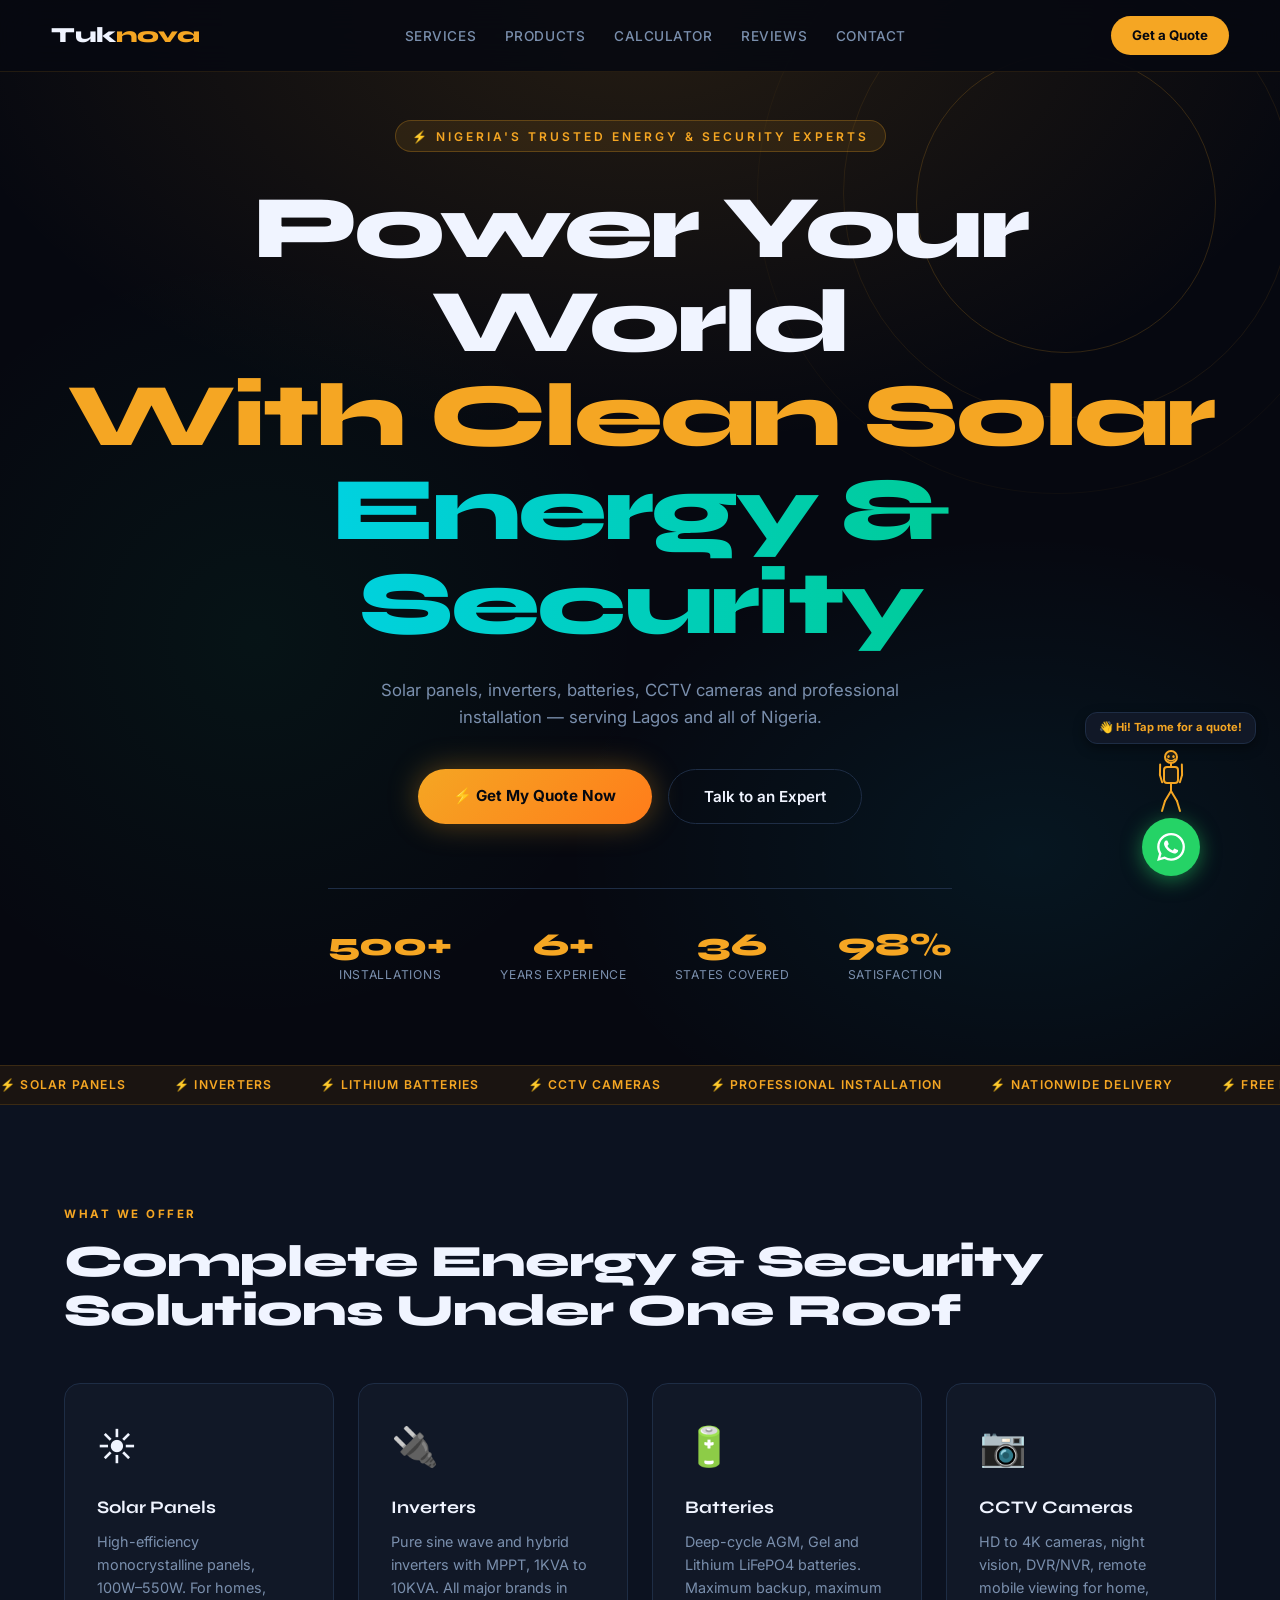
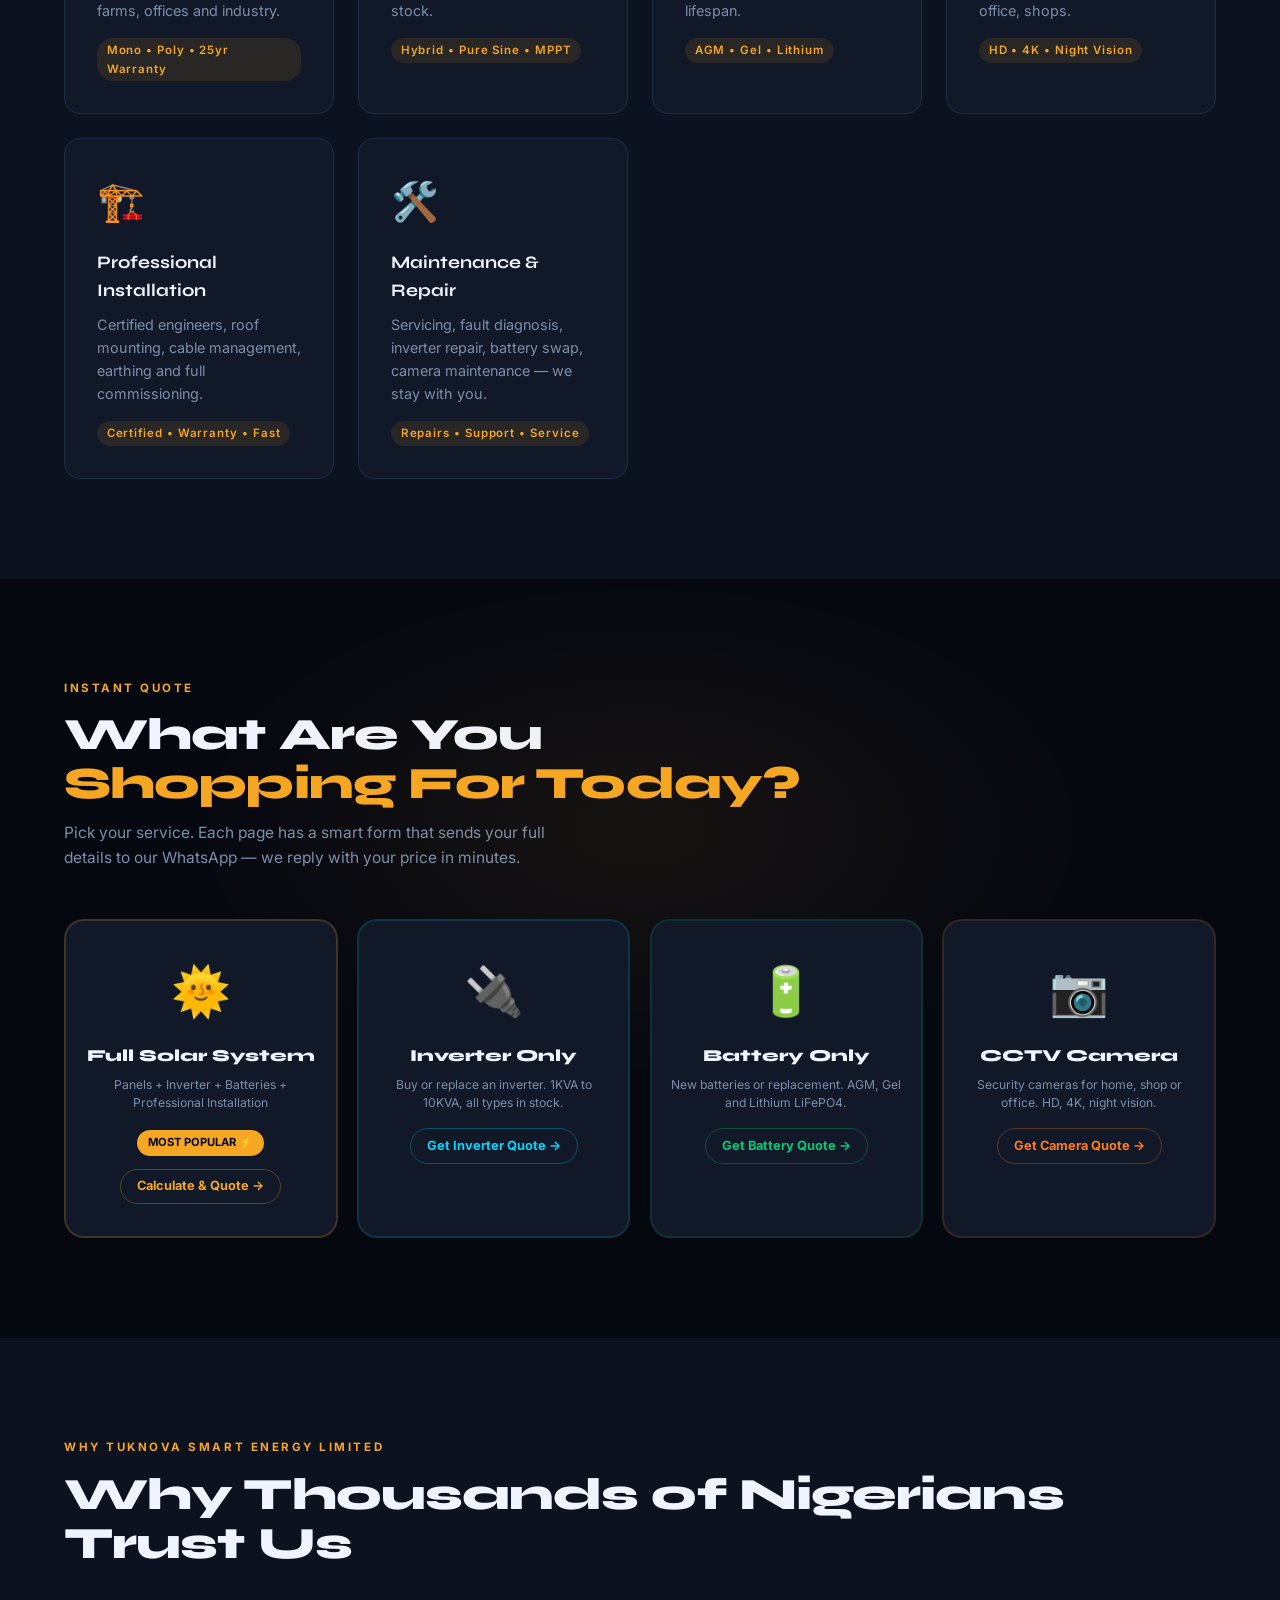
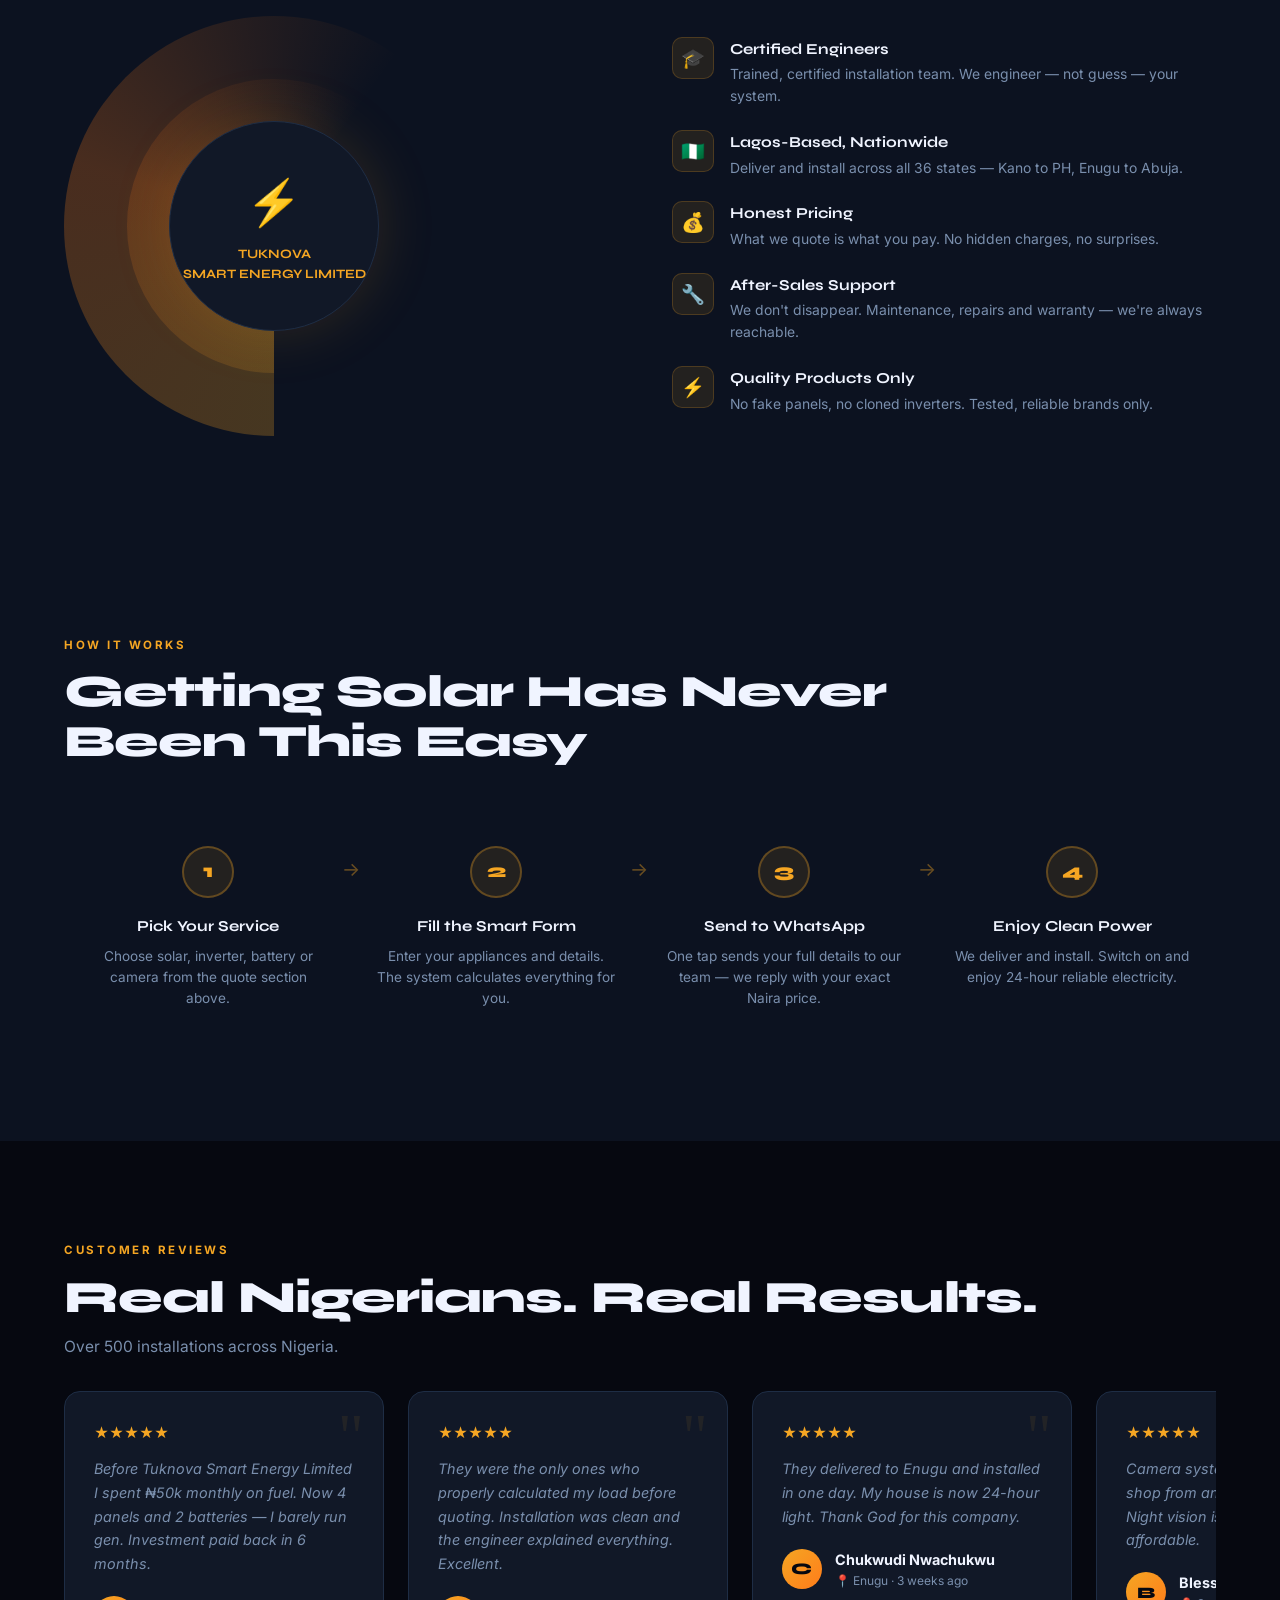
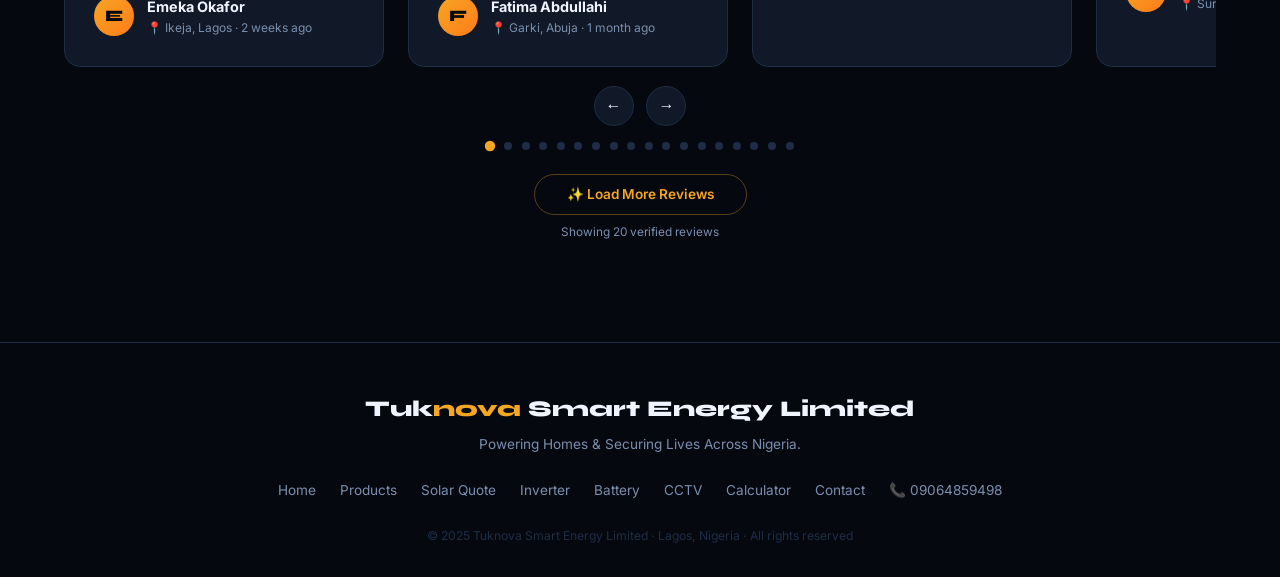
<file: index.html>
<!DOCTYPE html>
<html lang="en">
<head>
<meta charset="UTF-8"/><meta name="viewport" content="width=device-width,initial-scale=1.0"/>
<title>Tuknova Smart Energy Limited — Solar, Inverter, Cameras & Installation Nigeria</title>
<meta name="description" content="Nigeria's #1 solar panel, inverter, battery and CCTV camera company. Lagos-based, serving all 36 states."/>
<link rel="preconnect" href="https://fonts.googleapis.com"/><link rel="preconnect" href="https://fonts.gstatic.com" crossorigin/>
<link href="https://fonts.googleapis.com/css2?family=Syne:wght@400;600;700;800&family=Inter:wght@300;400;500;600&display=swap" rel="stylesheet"/>
<link rel="stylesheet" href="shared.css"/>
<style>
/* HERO */
#hero{min-height:100vh;display:flex;flex-direction:column;justify-content:center;align-items:center;text-align:center;padding:120px 5% 80px;position:relative;overflow:hidden}
.hero-bg{position:absolute;inset:0;z-index:0;background:radial-gradient(ellipse 80% 60% at 50% 0%,rgba(245,166,35,.13) 0%,transparent 70%),radial-gradient(ellipse 60% 50% at 80% 80%,rgba(0,212,255,.07) 0%,transparent 60%),radial-gradient(ellipse 50% 60% at 20% 60%,rgba(0,201,122,.06) 0%,transparent 60%)}
.sun-ring{position:absolute;border-radius:50%;border:1px solid;animation:pulse 4s ease-in-out infinite}
.sun-ring:nth-child(1){width:300px;height:300px;top:5%;right:5%;border-color:rgba(245,166,35,.18);animation-delay:0s}
.sun-ring:nth-child(2){width:450px;height:450px;top:-3%;right:-1%;border-color:rgba(245,166,35,.09);animation-delay:1s}
.sun-ring:nth-child(3){width:600px;height:600px;top:-10%;right:-6%;border-color:rgba(245,166,35,.04);animation-delay:2s}
.hero-badge{font-size:.75rem;font-weight:600;letter-spacing:.25em;text-transform:uppercase;color:var(--solar);background:rgba(245,166,35,.1);border:1px solid rgba(245,166,35,.25);padding:.35rem 1rem;border-radius:2rem;margin-bottom:1.8rem;position:relative;z-index:1;animation:fadeUp .8s ease both;display:inline-block}
.hero-title{font-family:var(--font-d);font-size:clamp(2.8rem,7vw,6rem);font-weight:800;line-height:1.05;letter-spacing:-.03em;position:relative;z-index:1;animation:fadeUp .9s .1s ease both}
.line-solar{color:var(--solar);display:block}
.line-arc{background:linear-gradient(90deg,var(--arc),var(--green));-webkit-background-clip:text;-webkit-text-fill-color:transparent;background-clip:text;display:block}
.hero-sub{max-width:560px;color:var(--muted);font-size:1.05rem;margin:1.6rem auto 2.4rem;position:relative;z-index:1;animation:fadeUp 1s .2s ease both}
.hero-btns{display:flex;gap:1rem;justify-content:center;flex-wrap:wrap;position:relative;z-index:1;animation:fadeUp 1s .3s ease both}
.hero-stats{display:flex;gap:3rem;justify-content:center;flex-wrap:wrap;margin-top:4rem;padding-top:2.5rem;border-top:1px solid var(--border);position:relative;z-index:1;animation:fadeUp 1s .4s ease both}
.stat-num{font-family:var(--font-d);font-size:2rem;font-weight:800;color:var(--solar);line-height:1}
.stat-label{font-size:.76rem;color:var(--muted);margin-top:.25rem;letter-spacing:.06em;text-transform:uppercase}

/* SERVICES */
#services{background:var(--deep)}
.services-grid{display:grid;grid-template-columns:repeat(auto-fit,minmax(260px,1fr));gap:1.5rem;margin-top:3rem}
.s-icon{font-size:2.4rem;margin-bottom:1rem;display:block}
.s-tag{display:inline-block;margin-top:1rem;font-size:.72rem;font-weight:600;letter-spacing:.08em;color:var(--solar);background:rgba(245,166,35,.1);padding:.2rem .6rem;border-radius:1rem}

/* QUOTE CARDS */
#get-quote{background:var(--void);position:relative;overflow:hidden}
#get-quote::before{content:'';position:absolute;top:0;left:50%;transform:translateX(-50%);width:900px;height:500px;background:radial-gradient(ellipse,rgba(245,166,35,.07) 0%,transparent 70%);pointer-events:none}
.quote-grid{display:grid;grid-template-columns:repeat(auto-fit,minmax(220px,1fr));gap:1.2rem;margin-top:3rem}
.quote-card{background:var(--panel);border:2px solid var(--border);border-radius:20px;padding:2rem 1.2rem;text-align:center;text-decoration:none;color:var(--white);transition:all .35s;display:block;position:relative;overflow:hidden;group:true}
.quote-card-inner{position:relative;z-index:1}
.quote-card-glow{position:absolute;inset:0;opacity:0;transition:opacity .3s;border-radius:18px}
.quote-card:hover .quote-card-glow{opacity:1}
.quote-card:hover{transform:translateY(-8px) scale(1.02)}
.qc-solar{border-color:rgba(245,166,35,.2)}.qc-solar:hover{border-color:var(--solar);box-shadow:0 0 40px rgba(245,166,35,.2)}
.qc-solar .quote-card-glow{background:linear-gradient(135deg,rgba(245,166,35,.12),transparent)}
.qc-inv{border-color:rgba(0,212,255,.15)}.qc-inv:hover{border-color:var(--arc);box-shadow:0 0 40px rgba(0,212,255,.15)}
.qc-inv .quote-card-glow{background:linear-gradient(135deg,rgba(0,212,255,.1),transparent)}
.qc-batt{border-color:rgba(0,201,122,.15)}.qc-batt:hover{border-color:var(--green);box-shadow:0 0 40px rgba(0,201,122,.15)}
.qc-batt .quote-card-glow{background:linear-gradient(135deg,rgba(0,201,122,.1),transparent)}
.qc-cam{border-color:rgba(255,124,26,.15)}.qc-cam:hover{border-color:var(--solar-hot);box-shadow:0 0 40px rgba(255,124,26,.15)}
.qc-cam .quote-card-glow{background:linear-gradient(135deg,rgba(255,124,26,.1),transparent)}
.qc-icon{font-size:3rem;display:block;margin-bottom:.8rem;transition:transform .3s}
.quote-card:hover .qc-icon{transform:scale(1.2) rotate(-5deg)}
.qc-name{font-family:var(--font-d);font-size:1.05rem;font-weight:800;margin-bottom:.4rem}
.qc-desc{font-size:.76rem;color:var(--muted);line-height:1.5;margin-bottom:1rem}
.qc-arrow{display:inline-flex;align-items:center;gap:.4rem;font-size:.8rem;font-weight:700;padding:.4rem 1rem;border-radius:2rem;border:1px solid;transition:all .2s}
.qc-solar .qc-arrow{color:var(--solar);border-color:rgba(245,166,35,.3)}
.qc-inv .qc-arrow{color:var(--arc);border-color:rgba(0,212,255,.3)}
.qc-batt .qc-arrow{color:var(--green);border-color:rgba(0,201,122,.3)}
.qc-cam .qc-arrow{color:var(--solar-hot);border-color:rgba(255,124,26,.3)}
.quote-card:hover .qc-arrow{background:rgba(255,255,255,.05)}

/* WHY */
#why{background:var(--deep)}
.why-grid{display:grid;grid-template-columns:1fr 1fr;gap:4rem;align-items:center;margin-top:3rem}
.why-orb-wrap{position:relative;aspect-ratio:1;max-width:420px}
.why-orb{position:absolute;border-radius:50%;background:conic-gradient(from 180deg,var(--solar) 0%,var(--solar-hot) 30%,transparent 60%);animation:spin 8s linear infinite}
.why-orb:nth-child(1){inset:0;opacity:.25}
.why-orb:nth-child(2){inset:15%;opacity:.15;animation-direction:reverse;animation-duration:12s}
.why-center{position:absolute;inset:25%;background:var(--panel);border-radius:50%;display:flex;align-items:center;justify-content:center;flex-direction:column;border:1px solid var(--border);box-shadow:0 0 60px rgba(245,166,35,.15)}
.why-center .wc-icon{font-size:2.8rem}
.why-center p{font-family:var(--font-d);font-size:.8rem;font-weight:700;color:var(--solar);text-align:center;margin-top:.3rem}
.why-points{display:flex;flex-direction:column;gap:1.4rem}
.why-point{display:flex;gap:1rem;align-items:flex-start}
.wp-icon{width:42px;height:42px;min-width:42px;border-radius:10px;background:rgba(245,166,35,.1);border:1px solid rgba(245,166,35,.2);display:flex;align-items:center;justify-content:center;font-size:1.2rem}

/* REVIEWS */
#reviews{background:var(--void);overflow:hidden}
.rev-track-wrap{overflow:hidden;margin-top:2rem}
.rev-track{display:flex;gap:1.5rem;transition:transform .6s cubic-bezier(.25,.46,.45,.94)}
.rev-card{min-width:320px;max-width:320px;background:var(--panel);border:1px solid var(--border);border-radius:16px;padding:1.8rem;flex-shrink:0;position:relative}
.rev-card::before{content:'"';position:absolute;top:.8rem;right:1.2rem;font-size:4rem;color:rgba(245,166,35,.08);font-family:Georgia,serif;line-height:1}
.rev-stars{color:var(--solar);font-size:.9rem;margin-bottom:.8rem}
.rev-text{color:var(--muted);font-size:.9rem;line-height:1.65;margin-bottom:1.2rem;font-style:italic}
.rev-avatar{width:40px;height:40px;border-radius:50%;background:linear-gradient(135deg,var(--solar),var(--solar-hot));display:flex;align-items:center;justify-content:center;font-family:var(--font-d);font-size:1rem;font-weight:800;color:var(--void)}
.rev-dot{width:8px;height:8px;border-radius:50%;background:var(--border);border:none;cursor:pointer;transition:background .3s,transform .2s}
.rev-dot.active{background:var(--solar);transform:scale(1.3)}
.rev-arrow{width:40px;height:40px;border-radius:50%;background:var(--panel);border:1px solid var(--border);color:var(--white);display:flex;align-items:center;justify-content:center;cursor:pointer;font-size:1rem;transition:border-color .2s,background .2s}
.rev-arrow:hover{border-color:var(--solar);background:rgba(245,166,35,.1)}

/* HOW */
#how{background:var(--deep)}
.how-steps{display:grid;grid-template-columns:repeat(auto-fit,minmax(200px,1fr));margin-top:3rem}
.how-step{padding:2rem 1.5rem;text-align:center;position:relative}
.how-step:not(:last-child)::after{content:'→';position:absolute;right:-.5rem;top:2.5rem;color:var(--solar);font-size:1.2rem;opacity:.4}
.how-num{width:52px;height:52px;border-radius:50%;background:rgba(245,166,35,.1);border:2px solid rgba(245,166,35,.3);display:flex;align-items:center;justify-content:center;margin:0 auto 1rem;font-family:var(--font-d);font-size:1.2rem;font-weight:800;color:var(--solar)}

@media(max-width:900px){.why-grid{grid-template-columns:1fr}.why-orb-wrap{display:none}.how-step:not(:last-child)::after{display:none}}
@media(max-width:700px){.hero-title{font-size:2.4rem}.hero-stats{gap:1.5rem}.rev-card{min-width:260px;max-width:260px}}
</style>
</head>
<body>

<nav class="t-nav" id="tNav">
  <a class="nav-logo" href="index.html">Tuk<span>nova</span></a>
  <ul class="nav-links">
    <li><a href="#services">Services</a></li>
    <li><a href="products.html">Products</a></li>
    <li><a href="calculator.html">Calculator</a></li>
    <li><a href="#reviews">Reviews</a></li>
    <li><a href="contact.html">Contact</a></li>
  </ul>
  <a class="nav-cta" href="#get-quote">Get a Quote</a>
  <button class="hamburger" onclick="openMenu()" aria-label="Menu"><span></span><span></span><span></span></button>
</nav>
<div class="mob-menu" id="mobMenu">
  <button class="mob-close" onclick="closeMenu()">✕</button>
  <a href="#services">Services</a>
  <a href="products.html">Products</a>
  <a href="calculator.html">Calculator</a>
  <a href="#reviews">Reviews</a>
  <a href="contact.html">Contact</a>
  <a href="#get-quote" style="color:var(--solar)">Get a Quote</a>
</div>

<!-- HERO -->
<section id="hero">
  <div class="hero-bg"><div class="sun-ring"></div><div class="sun-ring"></div><div class="sun-ring"></div></div>
  <div class="hero-badge">⚡ Nigeria's Trusted Energy & Security Experts</div>
  <h1 class="hero-title">Power Your World<br/><span class="line-solar">With Clean Solar</span><span class="line-arc">Energy & Security</span></h1>
  <p class="hero-sub">Solar panels, inverters, batteries, CCTV cameras and professional installation — serving Lagos and all of Nigeria.</p>
  <div class="hero-btns">
    <a href="#get-quote" class="btn-primary">⚡ Get My Quote Now</a>
    <a href="contact.html" class="btn-ghost">Talk to an Expert</a>
  </div>
  <div class="hero-stats">
    <div><div class="stat-num">500+</div><div class="stat-label">Installations</div></div>
    <div><div class="stat-num">6+</div><div class="stat-label">Years Experience</div></div>
    <div><div class="stat-num">36</div><div class="stat-label">States Covered</div></div>
    <div><div class="stat-num">98%</div><div class="stat-label">Satisfaction</div></div>
  </div>
</section>

<!-- TICKER -->
<div class="ticker"><div class="ticker-inner">
  <span>Solar Panels</span><span>Inverters</span><span>Lithium Batteries</span><span>CCTV Cameras</span><span>Professional Installation</span><span>Nationwide Delivery</span><span>Free Load Assessment</span>
  <span>Solar Panels</span><span>Inverters</span><span>Lithium Batteries</span><span>CCTV Cameras</span><span>Professional Installation</span><span>Nationwide Delivery</span><span>Free Load Assessment</span>
</div></div>

<!-- SERVICES -->
<section id="services" class="t-section">
  <span class="s-eye reveal">What We Offer</span>
  <h2 class="s-title reveal">Complete Energy & Security<br/>Solutions Under One Roof</h2>
  <div class="services-grid">
    <div class="card reveal"><span class="s-icon">☀️</span><h3 style="font-family:var(--font-d);font-size:1.1rem;font-weight:700;margin-bottom:.5rem">Solar Panels</h3><p style="color:var(--muted);font-size:.9rem;line-height:1.6">High-efficiency monocrystalline panels, 100W–550W. For homes, farms, offices and industry.</p><span class="s-tag">Mono • Poly • 25yr Warranty</span></div>
    <div class="card reveal"><span class="s-icon">🔌</span><h3 style="font-family:var(--font-d);font-size:1.1rem;font-weight:700;margin-bottom:.5rem">Inverters</h3><p style="color:var(--muted);font-size:.9rem;line-height:1.6">Pure sine wave and hybrid inverters with MPPT, 1KVA to 10KVA. All major brands in stock.</p><span class="s-tag">Hybrid • Pure Sine • MPPT</span></div>
    <div class="card reveal"><span class="s-icon">🔋</span><h3 style="font-family:var(--font-d);font-size:1.1rem;font-weight:700;margin-bottom:.5rem">Batteries</h3><p style="color:var(--muted);font-size:.9rem;line-height:1.6">Deep-cycle AGM, Gel and Lithium LiFePO4 batteries. Maximum backup, maximum lifespan.</p><span class="s-tag">AGM • Gel • Lithium</span></div>
    <div class="card reveal"><span class="s-icon">📷</span><h3 style="font-family:var(--font-d);font-size:1.1rem;font-weight:700;margin-bottom:.5rem">CCTV Cameras</h3><p style="color:var(--muted);font-size:.9rem;line-height:1.6">HD to 4K cameras, night vision, DVR/NVR, remote mobile viewing for home, office, shops.</p><span class="s-tag">HD • 4K • Night Vision</span></div>
    <div class="card reveal"><span class="s-icon">🏗️</span><h3 style="font-family:var(--font-d);font-size:1.1rem;font-weight:700;margin-bottom:.5rem">Professional Installation</h3><p style="color:var(--muted);font-size:.9rem;line-height:1.6">Certified engineers, roof mounting, cable management, earthing and full commissioning.</p><span class="s-tag">Certified • Warranty • Fast</span></div>
    <div class="card reveal"><span class="s-icon">🛠️</span><h3 style="font-family:var(--font-d);font-size:1.1rem;font-weight:700;margin-bottom:.5rem">Maintenance & Repair</h3><p style="color:var(--muted);font-size:.9rem;line-height:1.6">Servicing, fault diagnosis, inverter repair, battery swap, camera maintenance — we stay with you.</p><span class="s-tag">Repairs • Support • Service</span></div>
  </div>
</section>

<!-- GET A QUOTE -->
<section id="get-quote" class="t-section">
  <span class="s-eye reveal">Instant Quote</span>
  <h2 class="s-title reveal">What Are You<br/><span style="color:var(--solar)">Shopping For Today?</span></h2>
  <p class="s-sub reveal">Pick your service. Each page has a smart form that sends your full details to our WhatsApp — we reply with your price in minutes.</p>
  <div class="quote-grid">
    <a href="solar.html" class="quote-card qc-solar reveal">
      <div class="quote-card-glow"></div>
      <div class="quote-card-inner">
        <span class="qc-icon">🌞</span>
        <div class="qc-name">Full Solar System</div>
        <div class="qc-desc">Panels + Inverter + Batteries + Professional Installation</div>
        <div style="background:var(--solar);color:var(--void);font-size:.7rem;font-weight:700;padding:.25rem .7rem;border-radius:1rem;display:inline-block;margin-bottom:.8rem">MOST POPULAR ⚡</div><br/>
        <span class="qc-arrow">Calculate & Quote →</span>
      </div>
    </a>
    <a href="inverter.html" class="quote-card qc-inv reveal">
      <div class="quote-card-glow"></div>
      <div class="quote-card-inner">
        <span class="qc-icon">🔌</span>
        <div class="qc-name">Inverter Only</div>
        <div class="qc-desc">Buy or replace an inverter. 1KVA to 10KVA, all types in stock.</div>
        <span class="qc-arrow">Get Inverter Quote →</span>
      </div>
    </a>
    <a href="battery.html" class="quote-card qc-batt reveal">
      <div class="quote-card-glow"></div>
      <div class="quote-card-inner">
        <span class="qc-icon">🔋</span>
        <div class="qc-name">Battery Only</div>
        <div class="qc-desc">New batteries or replacement. AGM, Gel and Lithium LiFePO4.</div>
        <span class="qc-arrow">Get Battery Quote →</span>
      </div>
    </a>
    <a href="camera.html" class="quote-card qc-cam reveal">
      <div class="quote-card-glow"></div>
      <div class="quote-card-inner">
        <span class="qc-icon">📷</span>
        <div class="qc-name">CCTV Camera</div>
        <div class="qc-desc">Security cameras for home, shop or office. HD, 4K, night vision.</div>
        <span class="qc-arrow">Get Camera Quote →</span>
      </div>
    </a>
  </div>
</section>

<!-- WHY US -->
<section id="why" class="t-section">
  <span class="s-eye reveal">Why Tuknova Smart Energy Limited</span>
  <h2 class="s-title reveal">Why Thousands of Nigerians<br/>Trust Us</h2>
  <div class="why-grid">
    <div class="why-orb-wrap reveal"><div class="why-orb"></div><div class="why-orb"></div><div class="why-center"><span class="wc-icon">⚡</span><p>TUKNOVA<br/>SMART ENERGY LIMITED</p></div></div>
    <div class="why-points">
      <div class="why-point reveal"><div class="wp-icon">🎓</div><div><h4 style="font-family:var(--font-d);font-size:.95rem;font-weight:700;margin-bottom:.2rem">Certified Engineers</h4><p style="color:var(--muted);font-size:.87rem;line-height:1.55">Trained, certified installation team. We engineer — not guess — your system.</p></div></div>
      <div class="why-point reveal"><div class="wp-icon">🇳🇬</div><div><h4 style="font-family:var(--font-d);font-size:.95rem;font-weight:700;margin-bottom:.2rem">Lagos-Based, Nationwide</h4><p style="color:var(--muted);font-size:.87rem;line-height:1.55">Deliver and install across all 36 states — Kano to PH, Enugu to Abuja.</p></div></div>
      <div class="why-point reveal"><div class="wp-icon">💰</div><div><h4 style="font-family:var(--font-d);font-size:.95rem;font-weight:700;margin-bottom:.2rem">Honest Pricing</h4><p style="color:var(--muted);font-size:.87rem;line-height:1.55">What we quote is what you pay. No hidden charges, no surprises.</p></div></div>
      <div class="why-point reveal"><div class="wp-icon">🔧</div><div><h4 style="font-family:var(--font-d);font-size:.95rem;font-weight:700;margin-bottom:.2rem">After-Sales Support</h4><p style="color:var(--muted);font-size:.87rem;line-height:1.55">We don't disappear. Maintenance, repairs and warranty — we're always reachable.</p></div></div>
      <div class="why-point reveal"><div class="wp-icon">⚡</div><div><h4 style="font-family:var(--font-d);font-size:.95rem;font-weight:700;margin-bottom:.2rem">Quality Products Only</h4><p style="color:var(--muted);font-size:.87rem;line-height:1.55">No fake panels, no cloned inverters. Tested, reliable brands only.</p></div></div>
    </div>
  </div>
</section>

<!-- HOW -->
<section id="how" class="t-section">
  <span class="s-eye reveal">How It Works</span>
  <h2 class="s-title reveal">Getting Solar Has Never<br/>Been This Easy</h2>
  <div class="how-steps">
    <div class="how-step reveal"><div class="how-num">1</div><h4 style="font-family:var(--font-d);font-weight:700;font-size:.95rem;margin-bottom:.5rem">Pick Your Service</h4><p style="color:var(--muted);font-size:.85rem;line-height:1.55">Choose solar, inverter, battery or camera from the quote section above.</p></div>
    <div class="how-step reveal"><div class="how-num">2</div><h4 style="font-family:var(--font-d);font-weight:700;font-size:.95rem;margin-bottom:.5rem">Fill the Smart Form</h4><p style="color:var(--muted);font-size:.85rem;line-height:1.55">Enter your appliances and details. The system calculates everything for you.</p></div>
    <div class="how-step reveal"><div class="how-num">3</div><h4 style="font-family:var(--font-d);font-weight:700;font-size:.95rem;margin-bottom:.5rem">Send to WhatsApp</h4><p style="color:var(--muted);font-size:.85rem;line-height:1.55">One tap sends your full details to our team — we reply with your exact Naira price.</p></div>
    <div class="how-step reveal"><div class="how-num">4</div><h4 style="font-family:var(--font-d);font-weight:700;font-size:.95rem;margin-bottom:.5rem">Enjoy Clean Power</h4><p style="color:var(--muted);font-size:.85rem;line-height:1.55">We deliver and install. Switch on and enjoy 24-hour reliable electricity.</p></div>
  </div>
</section>

<!-- REVIEWS -->
<section id="reviews" class="t-section">
  <span class="s-eye reveal">Customer Reviews</span>
  <h2 class="s-title reveal">Real Nigerians. Real Results.</h2>
  <p class="s-sub reveal">Over 500 installations across Nigeria.</p>
  <div class="rev-track-wrap reveal"><div class="rev-track" id="revTrack"></div></div>
  <div style="display:flex;gap:.8rem;justify-content:center;margin-top:1.2rem">
    <button class="rev-arrow" onclick="slideRev(-1)">←</button>
    <button class="rev-arrow" onclick="slideRev(1)">→</button>
  </div>
  <div style="display:flex;gap:.6rem;justify-content:center;margin-top:1rem" id="revDots"></div>
  <div style="text-align:center;margin-top:1.5rem">
    <button id="loadMoreBtn" onclick="loadMoreRevs()" style="background:transparent;border:1px solid rgba(245,166,35,.35);color:var(--solar);padding:.7rem 2rem;border-radius:2rem;font-family:var(--font-b);font-size:.85rem;font-weight:600;cursor:pointer;transition:background .2s" onmouseover="this.style.background='rgba(245,166,35,.08)'" onmouseout="this.style.background='transparent'">✨ Load More Reviews</button>
    <p style="color:var(--muted);font-size:.74rem;margin-top:.5rem">Showing <span id="revCount">20</span> verified reviews</p>
  </div>
</section>

<footer class="t-footer">
  <div class="f-logo">Tuk<span>nova</span> Smart Energy Limited</div>
  <p class="f-tagline">Powering Homes & Securing Lives Across Nigeria.</p>
  <div class="f-links">
    <a href="index.html">Home</a><a href="products.html">Products</a>
    <a href="solar.html">Solar Quote</a><a href="inverter.html">Inverter</a>
    <a href="battery.html">Battery</a><a href="camera.html">CCTV</a>
    <a href="calculator.html">Calculator</a><a href="contact.html">Contact</a>
    <a href="tel:+2349064859498">📞 09064859498</a>
  </div>
  <p class="f-copy">© 2025 Tuknova Smart Energy Limited · Lagos, Nigeria · All rights reserved</p>
</footer>

<script src="shared.js"></script>
<script>
// REVIEWS
const reviews=[
  {name:'Emeka Okafor',loc:'Ikeja, Lagos',stars:5,text:'Before Tuknova Smart Energy Limited I spent ₦50k monthly on fuel. Now 4 panels and 2 batteries — I barely run gen. Investment paid back in 6 months.',ago:'2 weeks ago'},
  {name:'Fatima Abdullahi',loc:'Garki, Abuja',stars:5,text:'They were the only ones who properly calculated my load before quoting. Installation was clean and the engineer explained everything. Excellent.',ago:'1 month ago'},
  {name:'Chukwudi Nwachukwu',loc:'Enugu',stars:5,text:'They delivered to Enugu and installed in one day. My house is now 24-hour light. Thank God for this company.',ago:'3 weeks ago'},
  {name:'Blessing Adeyemi',loc:'Surulere, Lagos',stars:5,text:'Camera system is perfect. I watch my shop from anywhere on my phone. Night vision is crystal clear. Very affordable.',ago:'5 days ago'},
  {name:'Musa Garba',loc:'Kano',stars:5,text:"They didn't oversell me — gave me exactly what my house needed. Saved me money. WhatsApp response is very fast. Referred 4 neighbours.",ago:'2 months ago'},
  {name:'Ngozi Eze',loc:'Owerri, Imo',stars:5,text:'Product arrived perfect. Installation team came next day. 10/10.',ago:'3 days ago'},
  {name:'Taiwo Olabisi',loc:'Ibadan, Oyo',stars:4,text:'Inverter is perfect for my business. Delivery and service made up for distance. Very good company.',ago:'6 weeks ago'},
  {name:'Rabiu Ismail',loc:'Port Harcourt',stars:5,text:'System running 8 months, zero issues. When I had a question they walked me through on WhatsApp video. Very professional.',ago:'1 month ago'},
  {name:'Adaeze Nwosu',loc:'Asaba, Delta',stars:5,text:'Tired of NEPA wahala. Now my children study at night, fridge always on, fan always on. Worth every kobo.',ago:'2 weeks ago'},
  {name:'Ibrahim Suleiman',loc:'Kaduna',stars:5,text:'Fast delivery to Kaduna. Everything arrived safely. Engineer called me immediately and guided setup before installer came.',ago:'1 week ago'},
  {name:'Chioma Okonkwo',loc:'Lekki, Lagos',stars:5,text:"I run a salon. Since Tuknova Smart Energy Limited installed my solar I don't lose customers to light. Dryer, fans, TV, clippers all running. Business improved!",ago:'3 weeks ago'},
  {name:'Yusuf Bello',loc:'Ilorin, Kwara',stars:4,text:'They told me honestly a smaller system was enough and saved me ₦200k. That honesty is rare in Nigeria.',ago:'2 months ago'},
  {name:'Amaka Obi',loc:'Festac, Lagos',stars:5,text:'Calculated on website, WhatsApp same day, delivery 48hrs, installation 3 hours. Perfect. Very impressed.',ago:'4 days ago'},
  {name:'Sani Danjuma',loc:'Jos, Plateau',stars:5,text:'Solar for my 8-room guesthouse plus CCTV. Guests happy, no generator noise. Professional company.',ago:'5 weeks ago'},
  {name:'Kemi Fashola',loc:'Abeokuta, Ogun',stars:5,text:'Husband bought first, worked so well I referred sister and two colleagues. All happy customers. Very consistent.',ago:'1 month ago'},
  {name:'Okonkwo Ebuka',loc:'Awka, Anambra',stars:5,text:'The calculator told me exactly what to buy. When I confirmed with their team it was accurate. Very smart company.',ago:'2 weeks ago'},
  {name:'Hauwa Usman',loc:'Maiduguri, Borno',stars:5,text:'Solar was new to me, I was afraid. Tuknova Smart Energy Limited patiently explained everything through WhatsApp, sent videos. I finally did it. No regrets.',ago:'3 months ago'},
  {name:'Tunde Bakare',loc:'VI, Lagos',stars:5,text:'CCTV package for my office — 4 cameras, NVR, remote phone viewing. Installation neat. Team showed security guard how to operate. 5 stars.',ago:'1 week ago'},
  {name:'Obiageli Anozie',loc:'Uyo, Akwa Ibom',stars:4,text:'Delivery one day late but Tuknova Smart Energy Limited kept me informed. Equipment very quality. System working without fault 5 months. Good company.',ago:'6 weeks ago'},
  {name:'Danladi Musa',loc:'Sokoto',stars:5,text:'Sun in Sokoto is strong — solar is perfect here. Using Tuknova Smart Energy Limited system over a year. Zero problems. Very reliable.',ago:'2 months ago'},
];
const usedNames=new Set(reviews.map(r=>r.name));
let allRevs=[...reviews],revIdx=0;
const perView=()=>window.innerWidth<700?1:window.innerWidth<1000?2:3;
const track=document.getElementById('revTrack');
const dots=document.getElementById('revDots');
function buildCard(r){
  const d=document.createElement('div');d.className='rev-card';
  d.innerHTML=`<div class="rev-stars">${'★'.repeat(r.stars)}${'☆'.repeat(5-r.stars)}</div><p class="rev-text">${r.text}</p><div style="display:flex;align-items:center;gap:.8rem"><div class="rev-avatar">${r.name[0]}</div><div><div style="font-weight:700;font-size:.9rem">${r.name}</div><div style="font-size:.75rem;color:var(--muted)">📍 ${r.loc} · ${r.ago||'recently'}</div></div></div>`;
  return d;
}
function renderRevs(){track.innerHTML='';allRevs.forEach(r=>track.appendChild(buildCard(r)));buildDots();setRev(0)}
function buildDots(){dots.innerHTML='';const max=Math.min(allRevs.length-perView()+1,25);for(let i=0;i<max;i++){const d=document.createElement('button');d.className='rev-dot'+(i===revIdx?' active':'');d.onclick=()=>setRev(i);dots.appendChild(d);}}
function setRev(n){const max=Math.max(0,allRevs.length-perView());revIdx=Math.max(0,Math.min(n,max));const w=track.children[0]?(track.children[0].offsetWidth+24):344;track.style.transform=`translateX(-${revIdx*w}px)`;document.querySelectorAll('.rev-dot').forEach((d,i)=>d.classList.toggle('active',i===revIdx));}
function slideRev(d){const max=allRevs.length-perView();setRev(revIdx+d<0?max:revIdx+d>max?0:revIdx+d);}
let autoT=setInterval(()=>slideRev(1),5000);
renderRevs();
async function loadMoreRevs(){
  const btn=document.getElementById('loadMoreBtn');
  btn.disabled=true;btn.textContent='⏳ Loading...';
  try{
    const res=await fetch('https://api.anthropic.com/v1/messages',{method:'POST',headers:{'Content-Type':'application/json'},body:JSON.stringify({model:'claude-sonnet-4-6',max_tokens:1000,messages:[{role:'user',content:`Generate 5 unique realistic Nigerian customer reviews for "Tuknova Smart Energy Limited" solar/inverter/battery/CCTV company Lagos Nigeria. Rules: authentic Nigerian English with expressions like "NEPA wahala","gen","light","kobo". Vary services. Diverse names/locations all geopolitical zones. Stars 4-5. 2-4 sentences each. DO NOT use: ${[...usedNames].join(', ')}. Respond ONLY JSON array: [{"name":"...","loc":"City, State","stars":5,"text":"...","ago":"..."}]`}]})});
    const data=await res.json();
    let raw=data.content.map(c=>c.text||'').join('').replace(/```json|```/g,'').trim();
    JSON.parse(raw).forEach(r=>{if(!usedNames.has(r.name)){usedNames.add(r.name);allRevs.push(r);track.appendChild(buildCard(r));}});
    buildDots();document.getElementById('revCount').textContent=allRevs.length;
    btn.textContent=`✅ ${allRevs.length} Reviews — Load More`;btn.disabled=false;
  }catch(e){btn.textContent='⚠️ Try again';btn.disabled=false;}
}
</script>
</body>
</html>
</file>
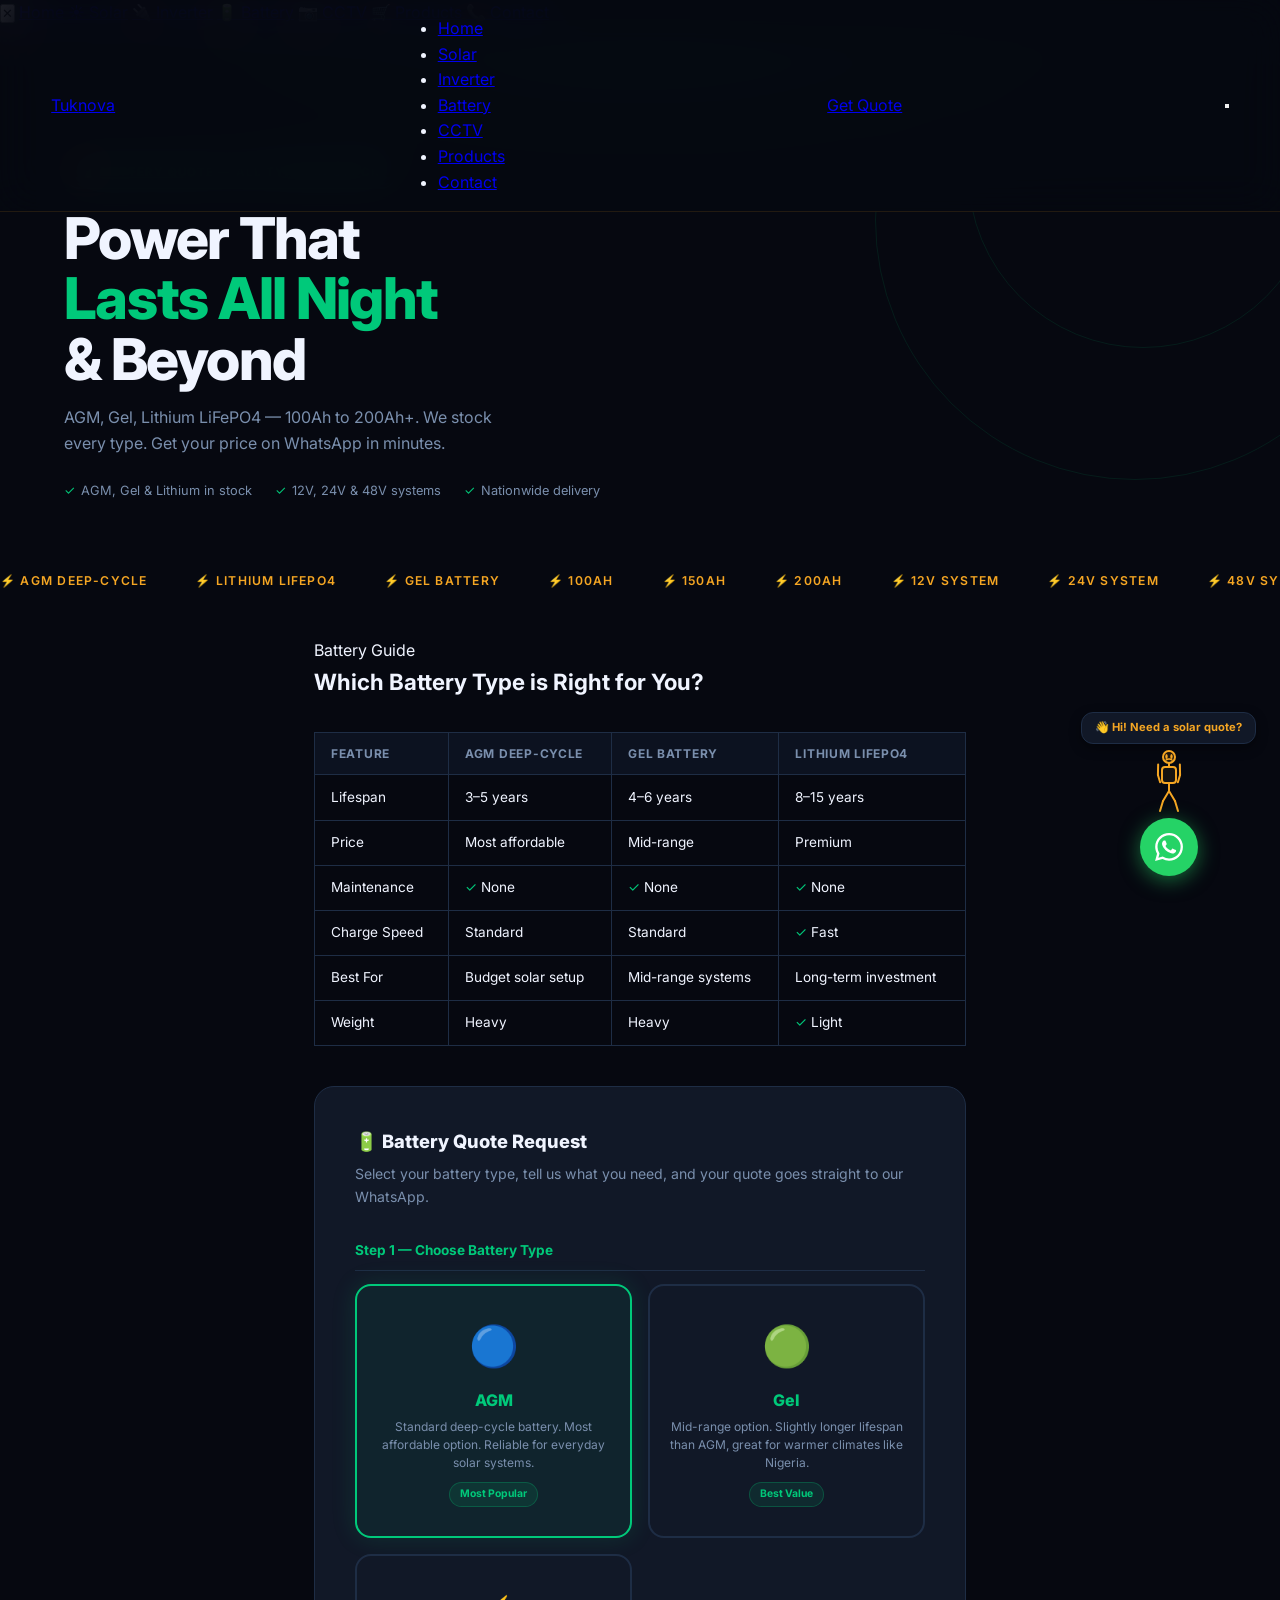
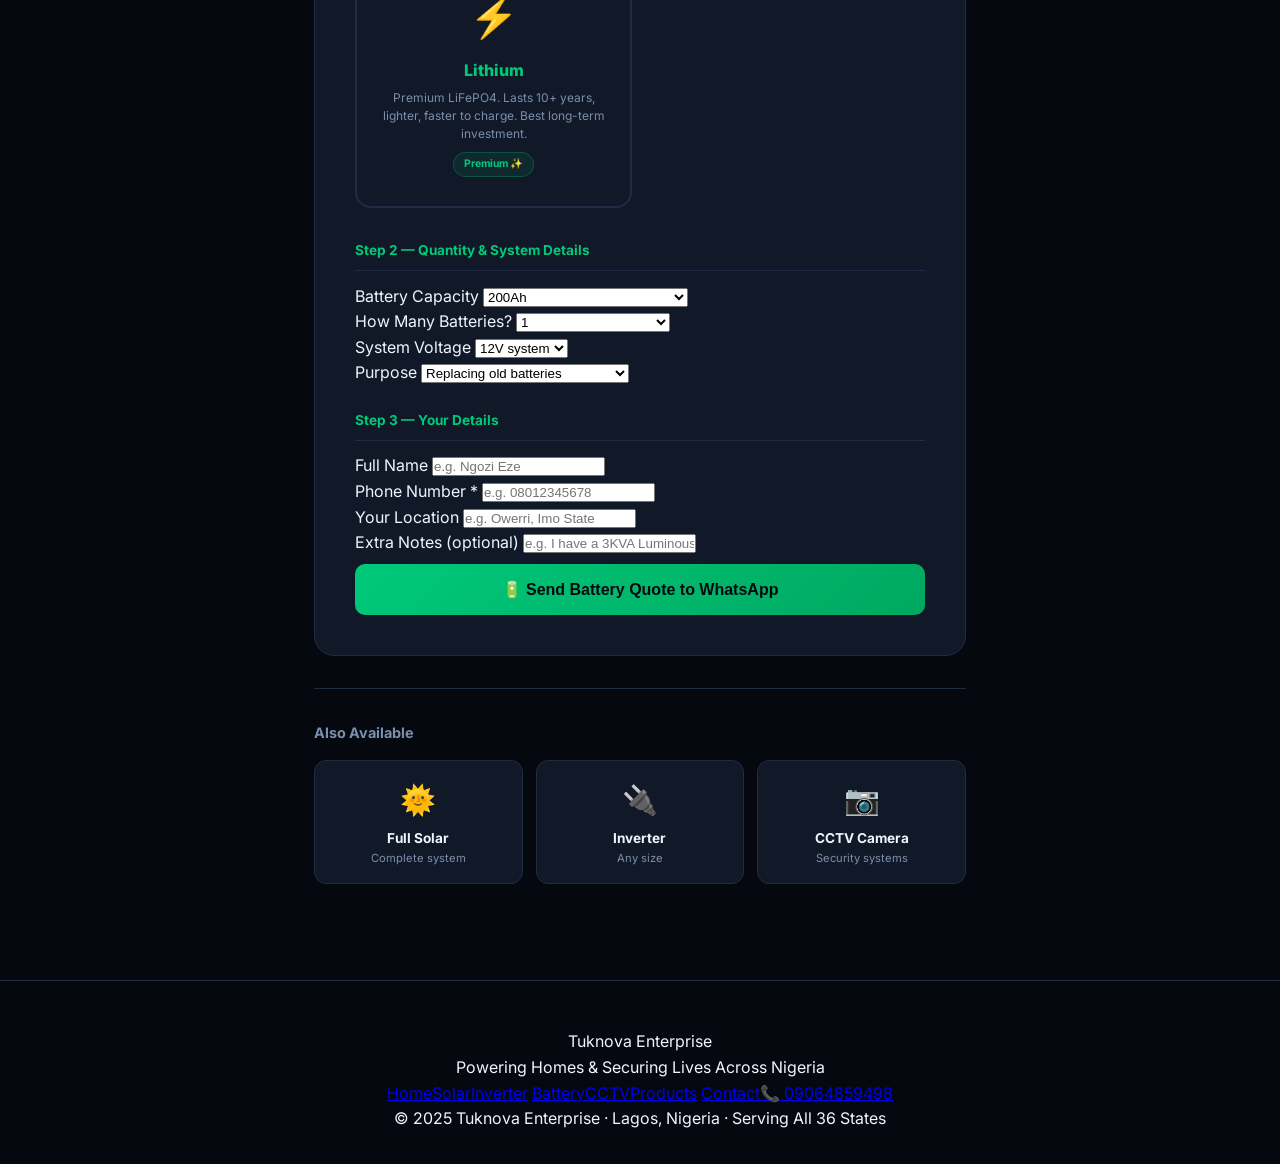
<file: battery.html>
<!DOCTYPE html>
<html lang="en">
<head>
<meta charset="UTF-8"/><meta name="viewport" content="width=device-width, initial-scale=1.0"/>
<title>Battery Quote — Tuknova Enterprise Nigeria</title>
<meta name="description" content="Get a price quote for AGM, Gel or Lithium batteries in Nigeria. Fast WhatsApp quote from Tuknova Enterprise."/>
<link rel="preconnect" href="https://fonts.googleapis.com"/><link rel="preconnect" href="https://fonts.gstatic.com" crossorigin/>
<link href="https://fonts.googleapis.com/css2?family=Syne:wght@400;600;700;800&family=Inter:wght@300;400;500;600&display=swap" rel="stylesheet"/>
<link rel="stylesheet" href="shared.css"/>
<style>
.page-hero{min-height:60vh;display:flex;align-items:center;padding:130px 5% 70px;position:relative;overflow:hidden;background:radial-gradient(ellipse 70% 50% at 50% 0%,rgba(0,201,122,0.12) 0%,transparent 70%)}
.hero-badge{display:inline-flex;align-items:center;gap:.5rem;background:rgba(0,201,122,.1);border:1px solid rgba(0,201,122,.3);color:var(--green);font-size:.72rem;font-weight:700;padding:.4rem 1rem;border-radius:2rem;letter-spacing:.1em;text-transform:uppercase;margin-bottom:1.2rem;animation:fadeUp .6s ease both}
.hero-title{font-family:var(--font-display);font-size:clamp(2rem,5vw,3.6rem);font-weight:800;line-height:1.05;letter-spacing:-.03em;animation:fadeUp .7s .1s ease both}
.accent-green{color:var(--green)}
.hero-sub{color:var(--muted);font-size:1rem;margin:1rem 0 1.5rem;max-width:460px;animation:fadeUp .8s .2s ease both}
.feats{display:flex;gap:1.4rem;flex-wrap:wrap;animation:fadeUp .9s .3s ease both}
.feat{display:flex;align-items:center;gap:.4rem;font-size:.8rem;color:var(--muted)}
.feat span{color:var(--green)}
.ring{position:absolute;border-radius:50%;border:1px solid rgba(0,201,122,.1);animation:pulse-ring 4s ease-in-out infinite}
/* TYPE PICKER */
.type-grid{display:grid;grid-template-columns:repeat(auto-fit,minmax(200px,1fr));gap:1rem;margin-bottom:2rem}
.type-card{background:var(--panel);border:2px solid var(--border);border-radius:16px;padding:1.8rem 1.2rem;cursor:pointer;text-align:center;transition:all .3s;color:var(--white)}
.type-card:hover{border-color:rgba(0,201,122,.4);transform:translateY(-3px)}
.type-card.active{border-color:var(--green);background:rgba(0,201,122,.07);box-shadow:0 0 24px rgba(0,201,122,.15)}
.type-icon{font-size:2.5rem;display:block;margin-bottom:.6rem}
.type-name{font-family:var(--font-display);font-size:1rem;font-weight:800;color:var(--green);margin-bottom:.3rem}
.type-desc{font-size:.75rem;color:var(--muted);line-height:1.5}
.type-badge{display:inline-block;margin-top:.6rem;background:rgba(0,201,122,.1);border:1px solid rgba(0,201,122,.25);color:var(--green);font-size:.65rem;font-weight:700;padding:.2rem .6rem;border-radius:1rem}
/* FORM */
main{max-width:780px;margin:0 auto;padding:3rem 5% 6rem}
.form-section{background:var(--panel);border:1px solid var(--border);border-radius:20px;padding:2.5rem;margin-bottom:2rem}
.form-section h2{font-family:var(--font-display);font-size:1.15rem;font-weight:800;margin-bottom:.4rem}
.form-section p{color:var(--muted);font-size:.88rem;margin-bottom:2rem}
.slabel{font-family:var(--font-display);font-size:.85rem;font-weight:700;color:var(--green);margin:1.5rem 0 .8rem;padding-bottom:.5rem;border-bottom:1px solid var(--border);display:block}
.btn-submit-green{width:100%;background:linear-gradient(135deg,var(--green),#00a860);color:var(--void);border:none;padding:1rem;border-radius:10px;font-weight:800;font-size:1rem;cursor:pointer;transition:all .2s;margin-top:.5rem}
.btn-submit-green:hover{transform:scale(1.02);box-shadow:0 0 30px rgba(0,201,122,.4)}
.wa-success{display:none;background:linear-gradient(135deg,rgba(37,211,102,.12),rgba(37,211,102,.04));border:1px solid rgba(37,211,102,.3);border-radius:16px;padding:2.5rem;text-align:center;margin-bottom:2rem}
.wa-success h3{font-family:var(--font-display);font-size:1.2rem;font-weight:800;margin-bottom:.5rem}
.wa-success p{color:var(--muted);font-size:.88rem;margin-bottom:1.5rem}
/* COMPARE TABLE */
.compare-table{width:100%;border-collapse:collapse;margin-top:1rem}
.compare-table th{background:var(--deep);color:var(--muted);font-size:.75rem;font-weight:700;letter-spacing:.06em;text-transform:uppercase;padding:.7rem 1rem;text-align:left;border:1px solid var(--border)}
.compare-table td{padding:.7rem 1rem;font-size:.85rem;border:1px solid var(--border);color:var(--white)}
.compare-table tr:hover td{background:rgba(255,255,255,.02)}
.check{color:var(--green)}.cross{color:#ff4757}
/* LINKS */
.other-grid{display:grid;grid-template-columns:repeat(auto-fit,minmax(150px,1fr));gap:.8rem;margin-top:1rem}
.other-card{background:var(--panel);border:1px solid var(--border);border-radius:12px;padding:1rem;text-align:center;text-decoration:none;color:var(--white);transition:all .25s;display:block}
.other-card:hover{border-color:rgba(245,166,35,.4);transform:translateY(-2px)}
.btn-reset-sm{background:transparent;border:1px solid var(--border);color:var(--muted);padding:.6rem 1.4rem;border-radius:2rem;font-size:.82rem;cursor:pointer;transition:all .2s}
.btn-reset-sm:hover{border-color:var(--green);color:var(--green)}
</style>
</head>
<body>

<nav class="t-nav" id="navbar">
  <a class="t-logo" href="index.html">Tuk<span>nova</span></a>
  <ul class="t-links">
    <li><a href="index.html">Home</a></li>
    <li><a href="solar.html">Solar</a></li>
    <li><a href="inverter.html">Inverter</a></li>
    <li><a href="battery.html" class="active">Battery</a></li>
    <li><a href="camera.html">CCTV</a></li>
    <li><a href="products.html">Products</a></li>
    <li><a href="contact.html">Contact</a></li>
  </ul>
  <a class="t-cta" href="solar.html">Get Quote</a>
  <button class="t-hamburger" onclick="openMenu()"><span></span><span></span><span></span></button>
</nav>
<div class="t-mobile" id="tMobile">
  <button class="t-close" onclick="closeMenu()">✕</button>
  <a href="index.html" onclick="closeMenu()">Home</a>
  <a href="solar.html" onclick="closeMenu()">☀️ Solar</a>
  <a href="inverter.html" onclick="closeMenu()">🔌 Inverter</a>
  <a href="battery.html" onclick="closeMenu()">🔋 Battery</a>
  <a href="camera.html" onclick="closeMenu()">📷 CCTV</a>
  <a href="products.html" onclick="closeMenu()">🛒 Products</a>
  <a href="contact.html" onclick="closeMenu()">📞 Contact</a>
</div>


<section class="page-hero">
  <div class="ring" style="width:350px;height:350px;top:-5%;right:-3%"></div>
  <div class="ring" style="width:520px;height:520px;top:-12%;right:-9%;animation-delay:1.5s"></div>
  <div>
    <div class="hero-badge">🔋 Battery Quote — All Types in Stock</div>
    <h1 class="hero-title">Power That<br/><span class="accent-green">Lasts All Night</span><br/>& Beyond</h1>
    <p class="hero-sub">AGM, Gel, Lithium LiFePO4 — 100Ah to 200Ah+. We stock every type. Get your price on WhatsApp in minutes.</p>
    <div class="feats">
      <div class="feat"><span>✓</span> AGM, Gel & Lithium in stock</div>
      <div class="feat"><span>✓</span> 12V, 24V & 48V systems</div>
      <div class="feat"><span>✓</span> Nationwide delivery</div>
    </div>
  </div>
</section>

<div class="ticker-wrap"><div class="ticker-inner"><span>AGM Deep-Cycle</span><span>Lithium LiFePO4</span><span>Gel Battery</span><span>100Ah</span><span>150Ah</span><span>200Ah</span><span>12V System</span><span>24V System</span><span>48V System</span><span>Nationwide Delivery</span><span>AGM Deep-Cycle</span><span>Lithium LiFePO4</span><span>Gel Battery</span><span>100Ah</span><span>150Ah</span><span>200Ah</span><span>12V System</span><span>24V System</span><span>48V System</span><span>Nationwide Delivery</span></div></div>

<main>
  <!-- BATTERY COMPARE -->
  <div class="reveal" style="margin-bottom:2.5rem">
    <div class="eyebrow">Battery Guide</div>
    <h2 class="section-title" style="font-size:1.4rem">Which Battery Type is Right for You?</h2>
    <div style="overflow-x:auto;margin-top:1rem">
      <table class="compare-table">
        <tr><th>Feature</th><th>AGM Deep-Cycle</th><th>Gel Battery</th><th>Lithium LiFePO4</th></tr>
        <tr><td>Lifespan</td><td>3–5 years</td><td>4–6 years</td><td>8–15 years</td></tr>
        <tr><td>Price</td><td>Most affordable</td><td>Mid-range</td><td>Premium</td></tr>
        <tr><td>Maintenance</td><td><span class="check">✓</span> None</td><td><span class="check">✓</span> None</td><td><span class="check">✓</span> None</td></tr>
        <tr><td>Charge Speed</td><td>Standard</td><td>Standard</td><td><span class="check">✓</span> Fast</td></tr>
        <tr><td>Best For</td><td>Budget solar setup</td><td>Mid-range systems</td><td>Long-term investment</td></tr>
        <tr><td>Weight</td><td>Heavy</td><td>Heavy</td><td><span class="check">✓</span> Light</td></tr>
      </table>
    </div>
  </div>

  <!-- FORM -->
  <div class="form-section reveal" id="battFormCard">
    <h2>🔋 Battery Quote Request</h2>
    <p>Select your battery type, tell us what you need, and your quote goes straight to our WhatsApp.</p>

    <span class="slabel">Step 1 — Choose Battery Type</span>
    <div class="type-grid">
      <div class="type-card active" onclick="selType(this,'AGM Deep-Cycle (Standard, affordable)')" id="bt-agm">
        <span class="type-icon">🔵</span>
        <div class="type-name">AGM</div>
        <div class="type-desc">Standard deep-cycle battery. Most affordable option. Reliable for everyday solar systems.</div>
        <span class="type-badge">Most Popular</span>
      </div>
      <div class="type-card" onclick="selType(this,'Gel Battery')" id="bt-gel">
        <span class="type-icon">🟢</span>
        <div class="type-name">Gel</div>
        <div class="type-desc">Mid-range option. Slightly longer lifespan than AGM, great for warmer climates like Nigeria.</div>
        <span class="type-badge">Best Value</span>
      </div>
      <div class="type-card" onclick="selType(this,'Lithium LiFePO4 (Premium, long-life)')" id="bt-li">
        <span class="type-icon">⚡</span>
        <div class="type-name">Lithium</div>
        <div class="type-desc">Premium LiFePO4. Lasts 10+ years, lighter, faster to charge. Best long-term investment.</div>
        <span class="type-badge">Premium ✨</span>
      </div>
    </div>

    <span class="slabel">Step 2 — Quantity & System Details</span>
    <div class="field-row">
      <div class="field-group">
        <label class="field-label">Battery Capacity</label>
        <select class="field-select" id="bCap">
          <option>100Ah</option><option selected>200Ah</option><option>150Ah</option>
          <option>Not sure — recommend for me</option>
        </select>
      </div>
      <div class="field-group">
        <label class="field-label">How Many Batteries?</label>
        <select class="field-select" id="bQty">
          <option>1</option><option>2</option><option>3</option><option>4</option>
          <option>6</option><option>8</option><option>Not sure — advise me</option>
        </select>
      </div>
    </div>
    <div class="field-row">
      <div class="field-group">
        <label class="field-label">System Voltage</label>
        <select class="field-select" id="bVolt">
          <option>12V system</option><option>24V system</option>
          <option>48V system</option><option>I don't know</option>
        </select>
      </div>
      <div class="field-group">
        <label class="field-label">Purpose</label>
        <select class="field-select" id="bPurp">
          <option>Replacing old batteries</option>
          <option>Adding more to existing system</option>
          <option>New system — batteries only</option>
        </select>
      </div>
    </div>

    <span class="slabel">Step 3 — Your Details</span>
    <div class="field-row">
      <div class="field-group">
        <label class="field-label">Full Name</label>
        <input class="field-input" type="text" id="bName" placeholder="e.g. Ngozi Eze"/>
      </div>
      <div class="field-group">
        <label class="field-label">Phone Number *</label>
        <input class="field-input" type="tel" id="bPhone" placeholder="e.g. 08012345678"/>
      </div>
    </div>
    <div class="field-group">
      <label class="field-label">Your Location</label>
      <input class="field-input" type="text" id="bCity" placeholder="e.g. Owerri, Imo State"/>
    </div>
    <div class="field-group">
      <label class="field-label">Extra Notes (optional)</label>
      <input class="field-input" type="text" id="bNotes" placeholder="e.g. I have a 3KVA Luminous inverter already..."/>
    </div>
    <button class="btn-submit-green" onclick="submitBatt()">🔋 Send Battery Quote to WhatsApp</button>
  </div>

  <!-- SUCCESS -->
  <div class="wa-success" id="battSuccess">
    <div style="font-size:2.5rem;margin-bottom:.8rem">✅</div>
    <h3>Quote Request Sent to WhatsApp!</h3>
    <p>Your battery details have been packaged and sent. We reply with exact Naira pricing within minutes.</p>
    <a class="btn-wa" id="battWaLink" href="#" target="_blank">
      <svg width="18" height="18" viewBox="0 0 24 24" fill="white"><path d="M17.472 14.382c-.297-.149-1.758-.867-2.03-.967-.273-.099-.471-.148-.67.15-.197.297-.767.966-.94 1.164-.173.199-.347.223-.644.075-.297-.15-1.255-.463-2.39-1.475-.883-.788-1.48-1.761-1.653-2.059-.173-.297-.018-.458.13-.606.134-.133.298-.347.446-.52.149-.174.198-.298.298-.497.099-.198.05-.371-.025-.52-.075-.149-.669-1.612-.916-2.207-.242-.579-.487-.5-.669-.51-.173-.008-.371-.01-.57-.01-.198 0-.52.074-.792.372-.272.297-1.04 1.016-1.04 2.479 0 1.462 1.065 2.875 1.213 3.074.149.198 2.096 3.2 5.077 4.487.709.306 1.262.489 1.694.625.712.227 1.36.195 1.871.118.571-.085 1.758-.719 2.006-1.413.248-.694.248-1.289.173-1.413-.074-.124-.272-.198-.57-.347m-5.421 7.403h-.004a9.87 9.87 0 01-5.031-1.378l-.361-.214-3.741.982.998-3.648-.235-.374a9.86 9.86 0 01-1.51-5.26c.001-5.45 4.436-9.884 9.888-9.884 2.64 0 5.122 1.03 6.988 2.898a9.825 9.825 0 012.893 6.994c-.003 5.45-4.437 9.884-9.885 9.884m8.413-18.297A11.815 11.815 0 0012.05 0C5.495 0 .16 5.335.157 11.892c0 2.096.547 4.142 1.588 5.945L.057 24l6.305-1.654a11.882 11.882 0 005.683 1.448h.005c6.554 0 11.89-5.335 11.893-11.893a11.821 11.821 0 00-3.48-8.413z"/></svg>
      Re-open WhatsApp
    </a>
    <br/><button class="btn-reset-sm" onclick="resetBatt()" style="margin-top:1rem">Start New Quote</button>
  </div>

  <!-- ALSO NEED -->
  <div style="padding-top:2rem;border-top:1px solid var(--border)">
    <div style="font-family:var(--font-display);font-size:.9rem;font-weight:700;color:var(--muted);margin-bottom:1rem">Also Available</div>
    <div class="other-grid">
      <a href="solar.html" class="other-card"><div style="font-size:1.8rem">🌞</div><div style="font-family:var(--font-display);font-size:.85rem;font-weight:700;margin-top:.3rem">Full Solar</div><div style="font-size:.7rem;color:var(--muted)">Complete system</div></a>
      <a href="inverter.html" class="other-card"><div style="font-size:1.8rem">🔌</div><div style="font-family:var(--font-display);font-size:.85rem;font-weight:700;margin-top:.3rem">Inverter</div><div style="font-size:.7rem;color:var(--muted)">Any size</div></a>
      <a href="camera.html" class="other-card"><div style="font-size:1.8rem">📷</div><div style="font-family:var(--font-display);font-size:.85rem;font-weight:700;margin-top:.3rem">CCTV Camera</div><div style="font-size:.7rem;color:var(--muted)">Security systems</div></a>
    </div>
  </div>
</main>

<footer class="t-footer">
  <div class="t-footer-logo">Tuk<span>nova</span> Enterprise</div>
  <p class="t-footer-tagline">Powering Homes & Securing Lives Across Nigeria</p>
  <div class="t-footer-links">
    <a href="index.html">Home</a><a href="solar.html">Solar</a><a href="inverter.html">Inverter</a>
    <a href="battery.html">Battery</a><a href="camera.html">CCTV</a><a href="products.html">Products</a>
    <a href="contact.html">Contact</a><a href="tel:+2349064859498">📞 09064859498</a>
  </div>
  <p class="t-footer-copy">© 2025 Tuknova Enterprise · Lagos, Nigeria · Serving All 36 States</p>
</footer>

<script>
let selectedBattType = 'AGM Deep-Cycle (Standard, affordable)';
function selType(card, type) {
  document.querySelectorAll('.type-card').forEach(c => c.classList.remove('active'));
  card.classList.add('active');
  selectedBattType = type;
}
function submitBatt() {
  const phone = document.getElementById('bPhone').value.trim();
  if(!phone) { alert('Please enter your phone number.'); return; }
  const name = document.getElementById('bName').value.trim();
  const city = document.getElementById('bCity').value.trim();
  const cap = document.getElementById('bCap').value;
  const qty = document.getElementById('bQty').value;
  const volt = document.getElementById('bVolt').value;
  const purp = document.getElementById('bPurp').value;
  const notes = document.getElementById('bNotes').value.trim();
  const msg = `🔋 *BATTERY QUOTE REQUEST — TUKNOVA WEBSITE*
━━━━━━━━━━━━━━━━━━━━━━
👤 *Customer*
Name: ${name||'Not provided'}
Phone: ${phone}
Location: ${city||'Not provided'}

━━━━━━━━━━━━━━━━━━━━━━
🔋 *Battery Details*
Type: ${selectedBattType}
Capacity: ${cap}
Quantity: ${qty}
System Voltage: ${volt}
Purpose: ${purp}
${notes?`Extra Notes: ${notes}`:''}

━━━━━━━━━━━━━━━━━━━━━━
Please send me the *Naira price quote* for these batteries. Thank you! 🙏`;
  const url = `https://wa.me/2349064859498?text=${encodeURIComponent(msg)}`;
  window.open(url, '_blank');
  document.getElementById('battWaLink').href = url;
  document.getElementById('battFormCard').style.display = 'none';
  document.getElementById('battSuccess').style.display = 'block';
  window.scrollTo({top:0,behavior:'smooth'});
}
function resetBatt() {
  document.getElementById('battFormCard').style.display = 'block';
  document.getElementById('battSuccess').style.display = 'none';
  document.getElementById('bPhone').value = '';
  document.getElementById('bName').value = '';
  document.getElementById('bCity').value = '';
  document.getElementById('bNotes').value = '';
}
// ═══════════════════════════════════════
// TUKNOVA SHARED JS — included in all pages
// ═══════════════════════════════════════

// Nav mobile
function openMenu() { document.getElementById('tMobile').classList.add('open'); }
function closeMenu() { document.getElementById('tMobile').classList.remove('open'); }

// Set active nav link
(function(){
  const page = location.pathname.split('/').pop() || 'index.html';
  document.querySelectorAll('.t-links a').forEach(a => {
    if(a.getAttribute('href') === page) a.classList.add('active');
  });
})();

</script>
<script src="shared.js"></script>
</body>
</html>
</file>
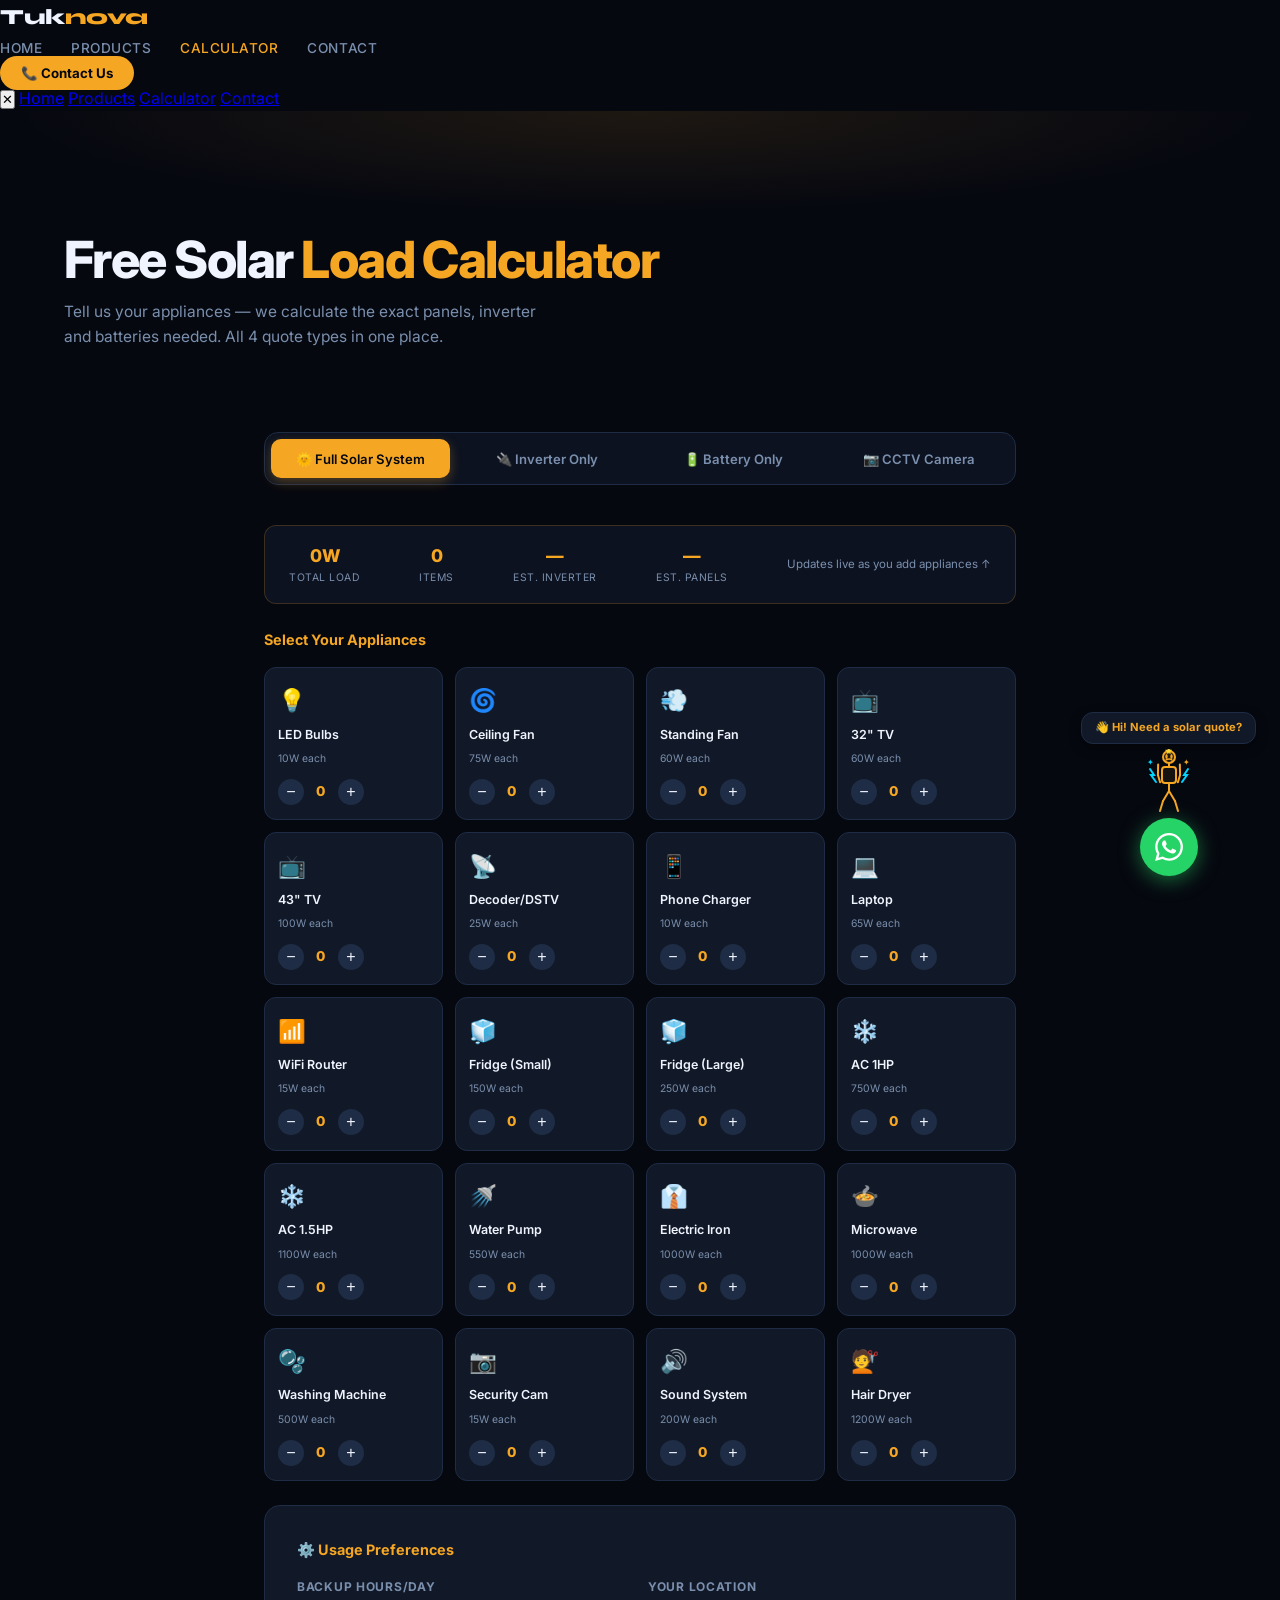
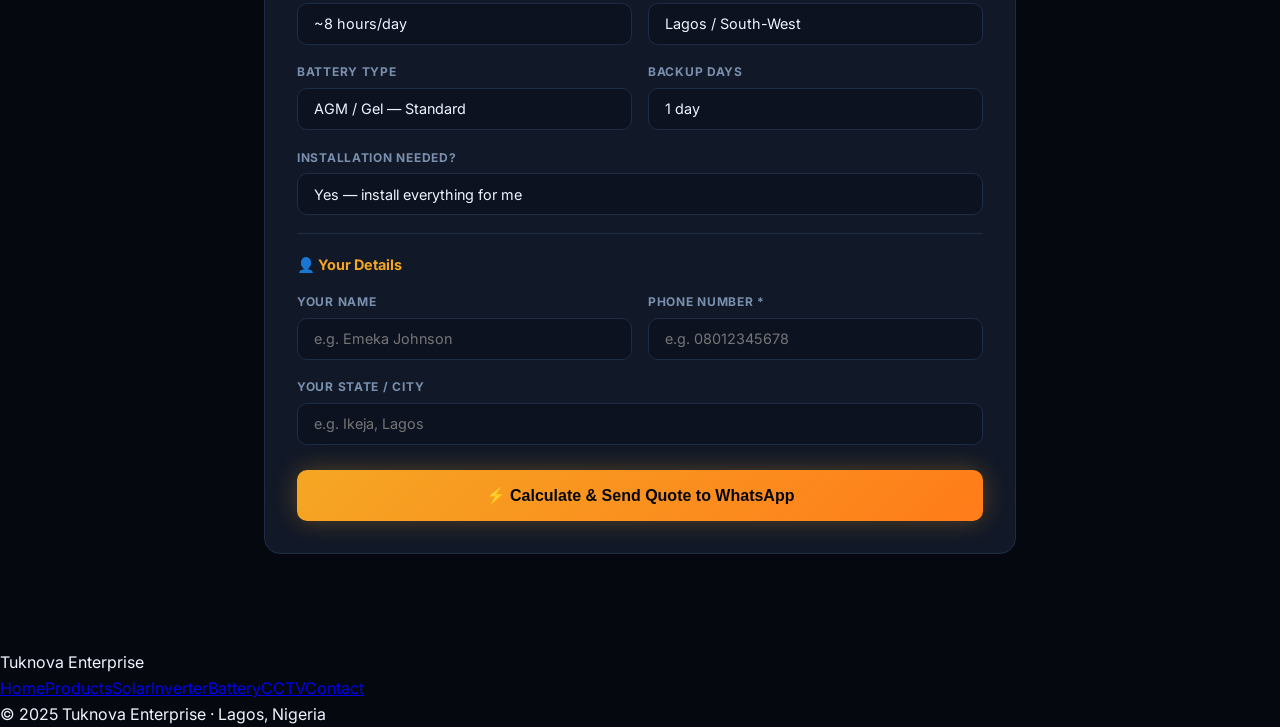
<file: calculator.html>
<!DOCTYPE html>
<html lang="en">
<head>
<meta charset="UTF-8"/><meta name="viewport" content="width=device-width, initial-scale=1.0"/>
<title>Solar Calculator — Tuknova Enterprise</title>
<meta name="description" content="Free solar load calculator. Find out how many panels, inverter size and batteries you need. Instant WhatsApp quote."/>
<link rel="preconnect" href="https://fonts.googleapis.com"/><link rel="preconnect" href="https://fonts.gstatic.com" crossorigin/>
<link href="https://fonts.googleapis.com/css2?family=Syne:wght@400;600;700;800&family=Inter:wght@300;400;500;600&display=swap" rel="stylesheet"/>
<link rel="stylesheet" href="shared.css"/>
<style>
.calc-hero{padding:120px 5% 50px;background:radial-gradient(ellipse 70% 50% at 50% 0%,rgba(245,166,35,0.1) 0%,transparent 70%)}
.calc-hero h1{font-family:var(--font-display);font-size:clamp(2rem,5vw,3.2rem);font-weight:800;line-height:1.1;letter-spacing:-0.03em;margin-bottom:0.8rem}
.calc-hero h1 span{color:var(--solar)}
.calc-hero p{color:var(--muted);max-width:500px;font-size:0.97rem}
main{max-width:880px;margin:0 auto;padding:2rem 5% 6rem}
/* TABS */
.tab-row{display:flex;gap:0.5rem;background:var(--deep);border:1px solid var(--border);border-radius:14px;padding:0.4rem;margin-bottom:2.5rem;flex-wrap:wrap}
.tab-btn{flex:1;min-width:120px;padding:0.7rem 1rem;border:none;background:transparent;color:var(--muted);font-family:var(--font-body);font-size:0.82rem;font-weight:600;cursor:pointer;border-radius:10px;transition:all 0.2s;white-space:nowrap}
.tab-btn.active{background:var(--solar);color:var(--void);box-shadow:0 4px 12px rgba(245,166,35,0.3)}
.tab-panel{display:none}.tab-panel.active{display:block;animation:fadeUp 0.35s ease}
/* APPLIANCE GRID */
.app-grid{display:grid;grid-template-columns:repeat(auto-fill,minmax(155px,1fr));gap:0.75rem;margin-bottom:1.5rem}
.app-card{background:var(--panel);border:1.5px solid var(--border);border-radius:12px;padding:0.9rem 0.8rem;display:flex;flex-direction:column;gap:0.4rem;transition:all 0.2s}
.app-card.active{border-color:var(--solar);background:rgba(245,166,35,0.05)}
.app-icon{font-size:1.4rem}
.app-name{font-size:0.78rem;font-weight:600;color:var(--white)}
.app-watt{font-size:0.65rem;color:var(--muted)}
.app-ctrl{display:flex;align-items:center;gap:0.5rem;margin-top:0.3rem}
.qb{width:26px;height:26px;border-radius:50%;background:var(--border);color:var(--white);border:none;cursor:pointer;font-size:1rem;display:flex;align-items:center;justify-content:center;transition:background 0.2s}
.qb:hover{background:var(--solar);color:var(--void)}
.qv{font-size:0.85rem;font-weight:800;min-width:18px;text-align:center;color:var(--solar)}
/* LIVE BAR */
.live-bar{background:var(--deep);border:1px solid rgba(245,166,35,0.2);border-radius:12px;padding:1rem 1.5rem;display:flex;align-items:center;justify-content:space-between;flex-wrap:wrap;gap:0.8rem;margin-bottom:1.5rem;position:sticky;top:70px;z-index:50;backdrop-filter:blur(10px)}
.lb-stat{text-align:center}
.lb-val{font-family:var(--font-display);font-size:1.1rem;font-weight:800;color:var(--solar)}
.lb-lbl{font-size:0.65rem;color:var(--muted);text-transform:uppercase;letter-spacing:0.05em}
/* PROGRESS */
.prog-bar{height:6px;background:var(--border);border-radius:3px;margin-bottom:2rem;overflow:hidden}
.prog-fill{height:100%;background:linear-gradient(90deg,var(--solar),var(--solar-hot));border-radius:3px;transition:width 0.5s ease}
/* RESULT GRID */
.res-grid{display:grid;grid-template-columns:repeat(auto-fit,minmax(150px,1fr));gap:1rem;margin:1.5rem 0}
.res-card{background:var(--deep);border:1px solid var(--border);border-radius:14px;padding:1.2rem;text-align:center}
.rc-icon{font-size:1.8rem;display:block;margin-bottom:0.3rem}
.rc-val{font-family:var(--font-display);font-size:1.4rem;font-weight:800;color:var(--solar)}
.rc-unit{font-size:0.7rem;color:var(--muted)}
.rc-label{font-size:0.78rem;font-weight:600;margin-top:0.3rem}
/* FORM ROWS */
.field-group{margin-bottom:1.1rem}
.field-label{display:block;font-size:0.75rem;font-weight:700;color:var(--muted);margin-bottom:0.4rem;letter-spacing:0.06em;text-transform:uppercase}
.field-input,.field-select{width:100%;background:var(--deep);border:1.5px solid var(--border);color:var(--white);border-radius:10px;padding:0.72rem 1rem;font-family:var(--font-body);font-size:0.9rem;outline:none;transition:border-color 0.2s,box-shadow 0.2s;appearance:none}
.field-input:focus,.field-select:focus{border-color:var(--solar);box-shadow:0 0 0 3px rgba(245,166,35,0.1)}
.field-row{display:grid;grid-template-columns:1fr 1fr;gap:1rem}
.btn-go{width:100%;background:linear-gradient(135deg,var(--solar),var(--solar-hot));color:var(--void);border:none;padding:1rem;border-radius:10px;font-weight:800;font-size:1rem;cursor:pointer;transition:all 0.2s;margin-top:0.5rem;box-shadow:0 0 24px rgba(245,166,35,0.3)}
.btn-go:hover{transform:scale(1.02);box-shadow:0 0 36px rgba(245,166,35,0.5)}
.wa-result-box{background:linear-gradient(135deg,rgba(37,211,102,0.1),rgba(37,211,102,0.04));border:1px solid rgba(37,211,102,0.3);border-radius:16px;padding:2rem;text-align:center;margin:1.5rem 0}
.wa-result-box h3{font-family:var(--font-display);font-size:1.1rem;font-weight:800;margin-bottom:0.5rem}
.wa-result-box p{color:var(--muted);font-size:0.87rem;line-height:1.6;margin-bottom:1.2rem}
@keyframes fadeUp{from{opacity:0;transform:translateY(20px)}to{opacity:1;transform:translateY(0)}}
@media(max-width:700px){.field-row{grid-template-columns:1fr}.tab-btn{font-size:0.75rem;padding:0.6rem 0.5rem}}
</style>
</head>
<body>
<nav id="topnav">
  <a class="nav-logo" href="index.html">Tuk<span>nova</span></a>
  <ul class="nav-links">
    <li><a href="index.html">Home</a></li>
    <li><a href="products.html">Products</a></li>
    <li><a href="calculator.html" class="active">Calculator</a></li>
    <li><a href="contact.html">Contact</a></li>
  </ul>
  <a class="nav-cta" href="contact.html">📞 Contact Us</a>
  <button class="hamburger" onclick="document.getElementById('mM').classList.add('open')"><span></span><span></span><span></span></button>
</nav>
<div class="mobile-menu" id="mM">
  <button class="mobile-close" onclick="document.getElementById('mM').classList.remove('open')">✕</button>
  <a href="index.html" onclick="document.getElementById('mM').classList.remove('open')">Home</a>
  <a href="products.html" onclick="document.getElementById('mM').classList.remove('open')">Products</a>
  <a href="calculator.html" onclick="document.getElementById('mM').classList.remove('open')">Calculator</a>
  <a href="contact.html" onclick="document.getElementById('mM').classList.remove('open')">Contact</a>
</div>

<div class="calc-hero">
  <h1>Free Solar <span>Load Calculator</span></h1>
  <p>Tell us your appliances — we calculate the exact panels, inverter and batteries needed. All 4 quote types in one place.</p>
</div>

<main>
  <!-- TABS -->
  <div class="tab-row">
    <button class="tab-btn active" onclick="switchTab('solar',this)">🌞 Full Solar System</button>
    <button class="tab-btn" onclick="switchTab('inverter',this)">🔌 Inverter Only</button>
    <button class="tab-btn" onclick="switchTab('battery',this)">🔋 Battery Only</button>
    <button class="tab-btn" onclick="switchTab('camera',this)">📷 CCTV Camera</button>
  </div>

  <!-- SOLAR TAB -->
  <div class="tab-panel active" id="tab-solar">
    <!-- Sticky live bar -->
    <div class="live-bar">
      <div class="lb-stat"><div class="lb-val" id="lLoad">0W</div><div class="lb-lbl">Total Load</div></div>
      <div class="lb-stat"><div class="lb-val" id="lItems">0</div><div class="lb-lbl">Items</div></div>
      <div class="lb-stat"><div class="lb-val" id="lInv">—</div><div class="lb-lbl">Est. Inverter</div></div>
      <div class="lb-stat"><div class="lb-val" id="lPanels">—</div><div class="lb-lbl">Est. Panels</div></div>
      <div style="font-size:0.72rem;color:var(--muted)">Updates live as you add appliances ↑</div>
    </div>
    <div style="font-family:var(--font-display);font-size:0.9rem;font-weight:700;color:var(--solar);margin-bottom:1rem">Select Your Appliances</div>
    <div class="app-grid" id="appGrid"></div>
    <div style="background:var(--panel);border:1px solid var(--border);border-radius:16px;padding:2rem;margin-top:1rem">
      <div style="font-family:var(--font-display);font-size:0.9rem;font-weight:700;color:var(--solar);margin-bottom:1rem">⚙️ Usage Preferences</div>
      <div class="field-row">
        <div class="field-group"><label class="field-label">Backup Hours/Day</label><select class="field-select" id="uHours"><option value="4">~4 hours/day</option><option value="8" selected>~8 hours/day</option><option value="12">~12 hours/day</option><option value="24">Full 24hr off-grid</option></select></div>
        <div class="field-group"><label class="field-label">Your Location</label><select class="field-select" id="uLoc"><option value="4.5">Northern Nigeria</option><option value="5" selected>Lagos / South-West</option><option value="5">Abuja / North-Central</option><option value="4">South-East / South-South</option></select></div>
      </div>
      <div class="field-row">
        <div class="field-group"><label class="field-label">Battery Type</label><select class="field-select" id="uBatt"><option value="agm">AGM / Gel — Standard</option><option value="lithium">Lithium LiFePO4 — Premium</option></select></div>
        <div class="field-group"><label class="field-label">Backup Days</label><select class="field-select" id="uDays"><option value="1" selected>1 day</option><option value="2">2 days</option><option value="3">3 days</option></select></div>
      </div>
      <div class="field-group"><label class="field-label">Installation Needed?</label><select class="field-select" id="uInst"><option value="yes">Yes — install everything for me</option><option value="no">No — supply only</option><option value="maybe">Not sure yet</option></select></div>
      <div style="border-top:1px solid var(--border);padding-top:1.2rem;margin-top:0.5rem;font-family:var(--font-display);font-size:0.9rem;font-weight:700;color:var(--solar);margin-bottom:1rem">👤 Your Details</div>
      <div class="field-row">
        <div class="field-group"><label class="field-label">Your Name</label><input class="field-input" type="text" id="uName" placeholder="e.g. Emeka Johnson"/></div>
        <div class="field-group"><label class="field-label">Phone Number *</label><input class="field-input" type="tel" id="uPhone" placeholder="e.g. 08012345678"/></div>
      </div>
      <div class="field-group"><label class="field-label">Your State / City</label><input class="field-input" type="text" id="uCity" placeholder="e.g. Ikeja, Lagos"/></div>
      <button class="btn-go" onclick="calcSolar()">⚡ Calculate & Send Quote to WhatsApp</button>
    </div>
    <!-- Result -->
    <div id="solarResult" style="display:none;margin-top:2rem">
      <div class="res-grid" id="sResCards"></div>
      <div class="wa-result-box">
        <div style="font-size:2rem;margin-bottom:0.6rem">💬</div>
        <h3>Your Quote is Ready!</h3>
        <p>All your details are packaged. Tap below — we'll reply with your exact Naira price in minutes.</p>
        <a class="btn-wa" id="sWaBtn" href="#" target="_blank" style="display:inline-flex;align-items:center;gap:0.5rem;padding:0.9rem 2rem">
          <svg width="18" height="18" viewBox="0 0 24 24" fill="white"><path d="M17.472 14.382c-.297-.149-1.758-.867-2.03-.967-.273-.099-.471-.148-.67.15-.197.297-.767.966-.94 1.164-.173.199-.347.223-.644.075-.297-.15-1.255-.463-2.39-1.475-.883-.788-1.48-1.761-1.653-2.059-.173-.297-.018-.458.13-.606.134-.133.298-.347.446-.52.149-.174.198-.298.298-.497.099-.198.05-.371-.025-.52-.075-.149-.669-1.612-.916-2.207-.242-.579-.487-.5-.669-.51-.173-.008-.371-.01-.57-.01-.198 0-.52.074-.792.372-.272.297-1.04 1.016-1.04 2.479 0 1.462 1.065 2.875 1.213 3.074.149.198 2.096 3.2 5.077 4.487.709.306 1.262.489 1.694.625.712.227 1.36.195 1.871.118.571-.085 1.758-.719 2.006-1.413.248-.694.248-1.289.173-1.413-.074-.124-.272-.198-.57-.347m-5.421 7.403h-.004a9.87 9.87 0 01-5.031-1.378l-.361-.214-3.741.982.998-3.648-.235-.374a9.86 9.86 0 01-1.51-5.26c.001-5.45 4.436-9.884 9.888-9.884 2.64 0 5.122 1.03 6.988 2.898a9.825 9.825 0 012.893 6.994c-.003 5.45-4.437 9.884-9.885 9.884m8.413-18.297A11.815 11.815 0 0012.05 0C5.495 0 .16 5.335.157 11.892c0 2.096.547 4.142 1.588 5.945L.057 24l6.305-1.654a11.882 11.882 0 005.683 1.448h.005c6.554 0 11.89-5.335 11.893-11.893a11.821 11.821 0 00-3.48-8.413z"/></svg>
          Send to WhatsApp & Get Price
        </a>
        <p style="font-size:0.72rem;color:var(--muted);margin-top:0.6rem">⚡ Reply under 5 min · Mon–Sat 8AM–6PM</p>
      </div>
      <button onclick="resetSolar()" style="background:transparent;border:1px solid var(--border);color:var(--muted);padding:0.6rem 1.4rem;border-radius:2rem;font-size:0.82rem;cursor:pointer;display:block;margin:0 auto">🔄 Recalculate</button>
    </div>
  </div>

  <!-- INVERTER TAB -->
  <div class="tab-panel" id="tab-inverter">
    <div style="background:var(--panel);border:1px solid var(--border);border-radius:16px;padding:2rem">
      <div style="font-family:var(--font-display);font-size:0.9rem;font-weight:700;color:var(--arc);margin-bottom:1.2rem">🔌 Inverter Quote Details</div>
      <div class="field-row">
        <div class="field-group"><label class="field-label">Inverter Size</label><select class="field-select" id="iSize"><option>1KVA</option><option>2KVA</option><option>3KVA</option><option>5KVA</option><option>7.5KVA</option><option>10KVA</option><option>Not sure — advise me</option></select></div>
        <div class="field-group"><label class="field-label">Inverter Type</label><select class="field-select" id="iType"><option>Pure Sine Wave</option><option>Hybrid MPPT</option><option>Not sure — recommend</option></select></div>
      </div>
      <div class="field-row">
        <div class="field-group"><label class="field-label">Load / Usage</label><select class="field-select" id="iLoad"><option>Basic home (lights, fans, TV)</option><option>Medium home (+ fridge)</option><option>Full home (+ AC, washing machine)</option><option>Office/shop</option></select></div>
        <div class="field-group"><label class="field-label">Installation</label><select class="field-select" id="iInst"><option>Yes — install it</option><option>No — buying only</option></select></div>
      </div>
      <div class="field-group"><label class="field-label">Brand Preference</label><input class="field-input" type="text" id="iBrand" placeholder="Felicity, Growatt, Luminous... or leave blank"/></div>
      <div class="field-row">
        <div class="field-group"><label class="field-label">Your Name</label><input class="field-input" type="text" id="iName" placeholder="e.g. Tunde"/></div>
        <div class="field-group"><label class="field-label">Phone *</label><input class="field-input" type="tel" id="iPhone" placeholder="08012345678"/></div>
      </div>
      <div class="field-group"><label class="field-label">Location</label><input class="field-input" type="text" id="iCity" placeholder="e.g. Surulere, Lagos"/></div>
      <div class="field-group"><label class="field-label">Extra Notes (optional)</label><input class="field-input" type="text" id="iNotes" placeholder="e.g. I already have 4 batteries..."/></div>
      <button class="btn-go" style="background:linear-gradient(135deg,var(--arc),#0099cc)" onclick="sendInvWA()">🔌 Send Inverter Quote to WhatsApp</button>
    </div>
  </div>

  <!-- BATTERY TAB -->
  <div class="tab-panel" id="tab-battery">
    <div style="background:var(--panel);border:1px solid var(--border);border-radius:16px;padding:2rem">
      <div style="font-family:var(--font-display);font-size:0.9rem;font-weight:700;color:var(--green);margin-bottom:1.2rem">🔋 Battery Quote Details</div>
      <div class="field-row">
        <div class="field-group"><label class="field-label">Battery Type</label><select class="field-select" id="bType"><option>AGM Deep-Cycle — Standard</option><option>Gel Battery</option><option>Lithium LiFePO4 — Premium</option><option>Not sure — recommend</option></select></div>
        <div class="field-group"><label class="field-label">Capacity</label><select class="field-select" id="bCap"><option>100Ah</option><option>150Ah</option><option>200Ah</option><option>Not sure</option></select></div>
      </div>
      <div class="field-row">
        <div class="field-group"><label class="field-label">Quantity Needed</label><select class="field-select" id="bQty"><option>1</option><option>2</option><option>3</option><option>4</option><option>6</option><option>8</option><option>Not sure — advise</option></select></div>
        <div class="field-group"><label class="field-label">System Voltage</label><select class="field-select" id="bVolt"><option>12V</option><option>24V</option><option>48V</option><option>I don't know</option></select></div>
      </div>
      <div class="field-group"><label class="field-label">Purpose</label><select class="field-select" id="bPurp"><option>Replacing old batteries</option><option>Adding to existing system</option><option>New system — batteries only</option></select></div>
      <div class="field-row">
        <div class="field-group"><label class="field-label">Your Name</label><input class="field-input" type="text" id="bName" placeholder="e.g. Ngozi"/></div>
        <div class="field-group"><label class="field-label">Phone *</label><input class="field-input" type="tel" id="bPhone" placeholder="08012345678"/></div>
      </div>
      <div class="field-group"><label class="field-label">Location</label><input class="field-input" type="text" id="bCity" placeholder="e.g. Owerri, Imo"/></div>
      <button class="btn-go" style="background:linear-gradient(135deg,var(--green),#009955)" onclick="sendBattWA()">🔋 Send Battery Quote to WhatsApp</button>
    </div>
  </div>

  <!-- CAMERA TAB -->
  <div class="tab-panel" id="tab-camera">
    <div style="background:var(--panel);border:1px solid var(--border);border-radius:16px;padding:2rem">
      <div style="font-family:var(--font-display);font-size:0.9rem;font-weight:700;color:var(--solar-hot);margin-bottom:1.2rem">📷 CCTV Camera Quote Details</div>
      <div class="field-row">
        <div class="field-group"><label class="field-label">Installation Venue</label><select class="field-select" id="cVenue"><option>My house / home</option><option>My shop / store</option><option>Office / company</option><option>Warehouse / compound</option><option>Church / school</option></select></div>
        <div class="field-group"><label class="field-label">Number of Cameras</label><select class="field-select" id="cQty"><option>1–2 cameras</option><option>3–4 cameras</option><option>5–8 cameras</option><option>9–16 cameras</option><option>16+ (large site)</option><option>Not sure</option></select></div>
      </div>
      <div class="field-row">
        <div class="field-group"><label class="field-label">Camera Type</label><select class="field-select" id="cType"><option>Outdoor only</option><option>Indoor only</option><option>Indoor & Outdoor mix</option></select></div>
        <div class="field-group"><label class="field-label">Resolution</label><select class="field-select" id="cRes"><option>HD 2MP — standard</option><option>Full HD 4MP — clear</option><option>4K 8MP — best quality</option><option>Not sure — recommend</option></select></div>
      </div>
      <div class="field-row">
        <div class="field-group"><label class="field-label">Features</label><select class="field-select" id="cFeat"><option>Night vision</option><option>Night vision + remote viewing</option><option>AI motion detection + alerts</option><option>All features</option></select></div>
        <div class="field-group"><label class="field-label">Installation</label><select class="field-select" id="cInst"><option>Yes — full installation</option><option>No — supply only</option></select></div>
      </div>
      <div class="field-group"><label class="field-label">Extra Notes</label><input class="field-input" type="text" id="cNotes" placeholder="e.g. large compound, need long cable runs..."/></div>
      <div class="field-row">
        <div class="field-group"><label class="field-label">Your Name</label><input class="field-input" type="text" id="cName" placeholder="e.g. Sani"/></div>
        <div class="field-group"><label class="field-label">Phone *</label><input class="field-input" type="tel" id="cPhone" placeholder="08012345678"/></div>
      </div>
      <div class="field-group"><label class="field-label">Location</label><input class="field-input" type="text" id="cCity" placeholder="e.g. Jos, Plateau"/></div>
      <button class="btn-go" style="background:linear-gradient(135deg,var(--solar-hot),#cc5500)" onclick="sendCamWA()">📷 Send Camera Quote to WhatsApp</button>
    </div>
  </div>
</main>

<footer class="site-footer">
  <div class="footer-logo">Tuk<span>nova</span> Enterprise</div>
  <div class="footer-links"><a href="index.html">Home</a><a href="products.html">Products</a><a href="solar.html">Solar</a><a href="inverter.html">Inverter</a><a href="battery.html">Battery</a><a href="camera.html">CCTV</a><a href="contact.html">Contact</a></div>
  <p class="footer-copy">© 2025 Tuknova Enterprise · Lagos, Nigeria</p>
</footer>

<script src="shared.js"></script>
<script>
// APPLIANCES
const apps=[
  {n:'LED Bulbs',i:'💡',w:10},{n:'Ceiling Fan',i:'🌀',w:75},{n:'Standing Fan',i:'💨',w:60},
  {n:'32" TV',i:'📺',w:60},{n:'43" TV',i:'📺',w:100},{n:'Decoder/DSTV',i:'📡',w:25},
  {n:'Phone Charger',i:'📱',w:10},{n:'Laptop',i:'💻',w:65},{n:'WiFi Router',i:'📶',w:15},
  {n:'Fridge (Small)',i:'🧊',w:150},{n:'Fridge (Large)',i:'🧊',w:250},
  {n:'AC 1HP',i:'❄️',w:750},{n:'AC 1.5HP',i:'❄️',w:1100},
  {n:'Water Pump',i:'🚿',w:550},{n:'Electric Iron',i:'👔',w:1000},
  {n:'Microwave',i:'🍲',w:1000},{n:'Washing Machine',i:'🫧',w:500},
  {n:'Security Cam',i:'📷',w:15},{n:'Sound System',i:'🔊',w:200},{n:'Hair Dryer',i:'💇',w:1200},
];
apps.forEach((a,i)=>{a.qty=0;});
const g=document.getElementById('appGrid');
apps.forEach((a,i)=>{
  const el=document.createElement('div');el.className='app-card';el.id=`ac${i}`;
  el.innerHTML=`<div class="app-icon">${a.i}</div><div class="app-name">${a.n}</div><div class="app-watt">${a.w}W each</div><div class="app-ctrl"><button class="qb" onclick="cq(${i},-1)">−</button><span class="qv" id="q${i}">0</span><button class="qb" onclick="cq(${i},1)">+</button></div>`;
  g.appendChild(el);
});
function cq(i,d){apps[i].qty=Math.max(0,apps[i].qty+d);document.getElementById(`q${i}`).textContent=apps[i].qty;document.getElementById(`ac${i}`).classList.toggle('active',apps[i].qty>0);updateLive();}
function updateLive(){
  const sel=apps.filter(a=>a.qty>0);
  const tw=sel.reduce((s,a)=>s+a.w*a.qty,0);
  const items=sel.reduce((s,a)=>s+a.qty,0);
  const kva=Math.ceil((tw*1.25)/1000*10)/10;
  const inv=kva<1?1:kva>10?10:Math.ceil(kva*2)/2;
  const sunH=parseFloat(document.getElementById('uLoc').value)||5;
  const hrs=parseInt(document.getElementById('uHours').value)||8;
  const panels=tw>0?Math.ceil((tw*hrs*1.25/0.9)/(400*sunH)):0;
  document.getElementById('lLoad').textContent=tw>0?tw+'W':'0W';
  document.getElementById('lItems').textContent=items;
  document.getElementById('lInv').textContent=tw>0?inv+'KVA':'—';
  document.getElementById('lPanels').textContent=tw>0?panels+'pcs':'—';
}
document.getElementById('uHours').onchange=updateLive;
document.getElementById('uLoc').onchange=updateLive;

// TAB SWITCH
function switchTab(id,btn){
  document.querySelectorAll('.tab-btn').forEach(b=>b.classList.remove('active'));
  document.querySelectorAll('.tab-panel').forEach(p=>p.classList.remove('active'));
  btn.classList.add('active');document.getElementById(`tab-${id}`).classList.add('active');
}

// SOLAR CALC
function calcSolar(){
  const phone=document.getElementById('uPhone').value.trim();
  if(!phone){alert('Please enter your phone number.');return;}
  const sel=apps.filter(a=>a.qty>0);
  if(!sel.length){alert('Please add at least one appliance.');return;}
  const tw=sel.reduce((s,a)=>s+a.w*a.qty,0);
  const hrs=parseInt(document.getElementById('uHours').value);
  const sunH=parseFloat(document.getElementById('uLoc').value)||5;
  const battT=document.getElementById('uBatt').value;
  const autoD=parseInt(document.getElementById('uDays').value);
  const inst=document.getElementById('uInst').value;
  const name=document.getElementById('uName').value.trim();
  const city=document.getElementById('uCity').value.trim();
  const dailyWh=tw*hrs;
  const kva=Math.ceil((tw*1.25)/1000*10)/10;
  const invKVA=kva<1?1:kva>10?10:Math.ceil(kva*2)/2;
  const panels=Math.ceil((dailyWh*1.25/0.9)/(400*sunH));
  const bVolt=invKVA>=3?48:24;
  const batts=Math.ceil((dailyWh*autoD*1.25)/(bVolt*0.8*200));
  const battLabel=battT==='lithium'?'Lithium LiFePO4':'AGM Deep-Cycle';
  const locLabel=document.getElementById('uLoc').options[document.getElementById('uLoc').selectedIndex].text;
  const hrLabel=document.getElementById('uHours').options[document.getElementById('uHours').selectedIndex].text;
  const adLabel=document.getElementById('uDays').options[document.getElementById('uDays').selectedIndex].text;
  document.getElementById('sResCards').innerHTML=`
    <div class="res-card"><span class="rc-icon">☀️</span><div class="rc-val">${panels}</div><div class="rc-unit">× 400W Panels</div><div class="rc-label">Solar Panels</div></div>
    <div class="res-card"><span class="rc-icon">🔌</span><div class="rc-val">${invKVA}KVA</div><div class="rc-unit">Pure Sine/Hybrid</div><div class="rc-label">Inverter</div></div>
    <div class="res-card"><span class="rc-icon">🔋</span><div class="rc-val">${batts}</div><div class="rc-unit">× 200Ah ${battT==='lithium'?'Li':'AGM'}</div><div class="rc-label">Batteries</div></div>
    <div class="res-card"><span class="rc-icon">⚡</span><div class="rc-val">${tw}W</div><div class="rc-unit">Total Load</div><div class="rc-label">System Load</div></div>`;
  const appLines=sel.map(a=>`   • ${a.qty}× ${a.n} (${a.w}W × ${a.qty} = ${a.w*a.qty}W)`).join('\n');
  const instLabel=inst==='yes'?'Yes — install for me':inst==='no'?'No — supply only':'Not sure yet';
  const msg=`🌞 *FULL SOLAR SYSTEM QUOTE — TUKNOVA WEBSITE*\n━━━━━━━━━━━━━━━━━━━━━━\n👤 *Customer*\nName: ${name||'Not provided'}\nPhone: ${phone}\nLocation: ${city||'Not provided'}\n\n━━━━━━━━━━━━━━━━━━━━━━\n🏠 *Appliances*\n${appLines}\n⚡ *Total Load: ${tw}W*\n\n━━━━━━━━━━━━━━━━━━━━━━\n📋 *Calculated System*\n☀️ Panels: ${panels} × 400W\n🔌 Inverter: ${invKVA}KVA\n🔋 Batteries: ${batts} × 200Ah ${battLabel}\n🕐 Backup: ${hrLabel}\n📅 Autonomy: ${adLabel}\n📍 Zone: ${locLabel}\n🔧 Installation: ${instLabel}\n\nPlease send me the *official Naira price quote*. Thank you! 🙏`;
  document.getElementById('sWaBtn').href=`https://wa.me/2349064859498?text=${encodeURIComponent(msg)}`;
  document.getElementById('solarResult').style.display='block';
  document.getElementById('solarResult').scrollIntoView({behavior:'smooth',block:'start'});
}
function resetSolar(){apps.forEach((a,i)=>{a.qty=0;document.getElementById(`q${i}`).textContent='0';document.getElementById(`ac${i}`).classList.remove('active');});document.getElementById('solarResult').style.display='none';updateLive();window.scrollTo({top:0,behavior:'smooth'});}

// INVERTER WA
function sendInvWA(){
  const phone=document.getElementById('iPhone').value.trim();
  if(!phone){alert('Phone number required.');return;}
  const msg=`🔌 *INVERTER QUOTE — TUKNOVA WEBSITE*\n━━━━━━━━━━━━━━━━━━━━━━\n👤 Name: ${document.getElementById('iName').value||'Not provided'}\nPhone: ${phone}\nLocation: ${document.getElementById('iCity').value||'Not provided'}\n\n🔌 *Details*\nSize: ${document.getElementById('iSize').value}\nType: ${document.getElementById('iType').value}\nLoad: ${document.getElementById('iLoad').value}\nInstallation: ${document.getElementById('iInst').value}\nBrand: ${document.getElementById('iBrand').value||'No preference'}\nNotes: ${document.getElementById('iNotes').value||'None'}\n\nPlease send *Naira price quote*. Thank you! 🙏`;
  window.open(`https://wa.me/2349064859498?text=${encodeURIComponent(msg)}`,'_blank');
}

// BATTERY WA
function sendBattWA(){
  const phone=document.getElementById('bPhone').value.trim();
  if(!phone){alert('Phone number required.');return;}
  const msg=`🔋 *BATTERY QUOTE — TUKNOVA WEBSITE*\n━━━━━━━━━━━━━━━━━━━━━━\n👤 Name: ${document.getElementById('bName').value||'Not provided'}\nPhone: ${phone}\nLocation: ${document.getElementById('bCity').value||'Not provided'}\n\n🔋 *Details*\nType: ${document.getElementById('bType').value}\nCapacity: ${document.getElementById('bCap').value}\nQuantity: ${document.getElementById('bQty').value}\nSystem Voltage: ${document.getElementById('bVolt').value}\nPurpose: ${document.getElementById('bPurp').value}\n\nPlease send *Naira price quote*. Thank you! 🙏`;
  window.open(`https://wa.me/2349064859498?text=${encodeURIComponent(msg)}`,'_blank');
}

// CAMERA WA
function sendCamWA(){
  const phone=document.getElementById('cPhone').value.trim();
  if(!phone){alert('Phone number required.');return;}
  const msg=`📷 *CCTV CAMERA QUOTE — TUKNOVA WEBSITE*\n━━━━━━━━━━━━━━━━━━━━━━\n👤 Name: ${document.getElementById('cName').value||'Not provided'}\nPhone: ${phone}\nLocation: ${document.getElementById('cCity').value||'Not provided'}\n\n📷 *Details*\nVenue: ${document.getElementById('cVenue').value}\nCameras: ${document.getElementById('cQty').value}\nType: ${document.getElementById('cType').value}\nResolution: ${document.getElementById('cRes').value}\nFeatures: ${document.getElementById('cFeat').value}\nInstallation: ${document.getElementById('cInst').value}\nNotes: ${document.getElementById('cNotes').value||'None'}\n\nPlease send *Naira price quote*. Thank you! 🙏`;
  window.open(`https://wa.me/2349064859498?text=${encodeURIComponent(msg)}`,'_blank');
}
</script>
</body>
</html>
</file>
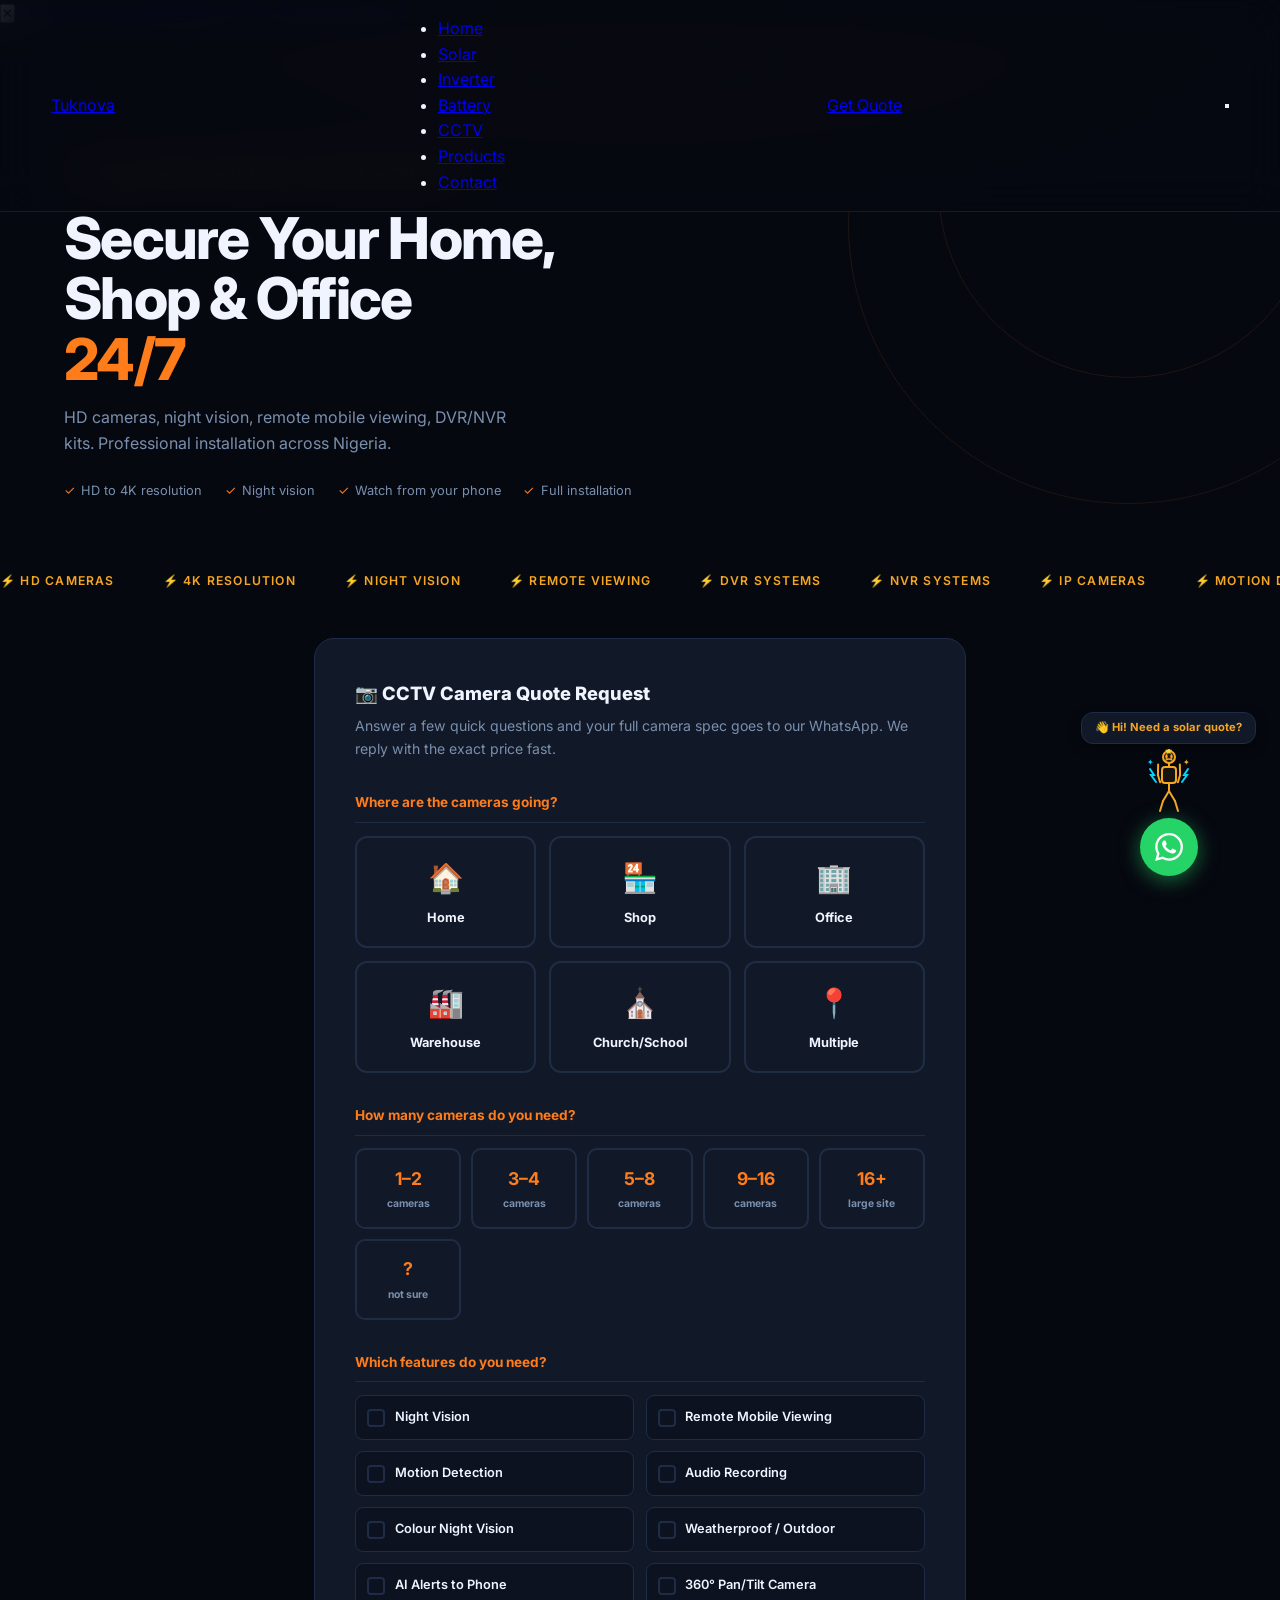
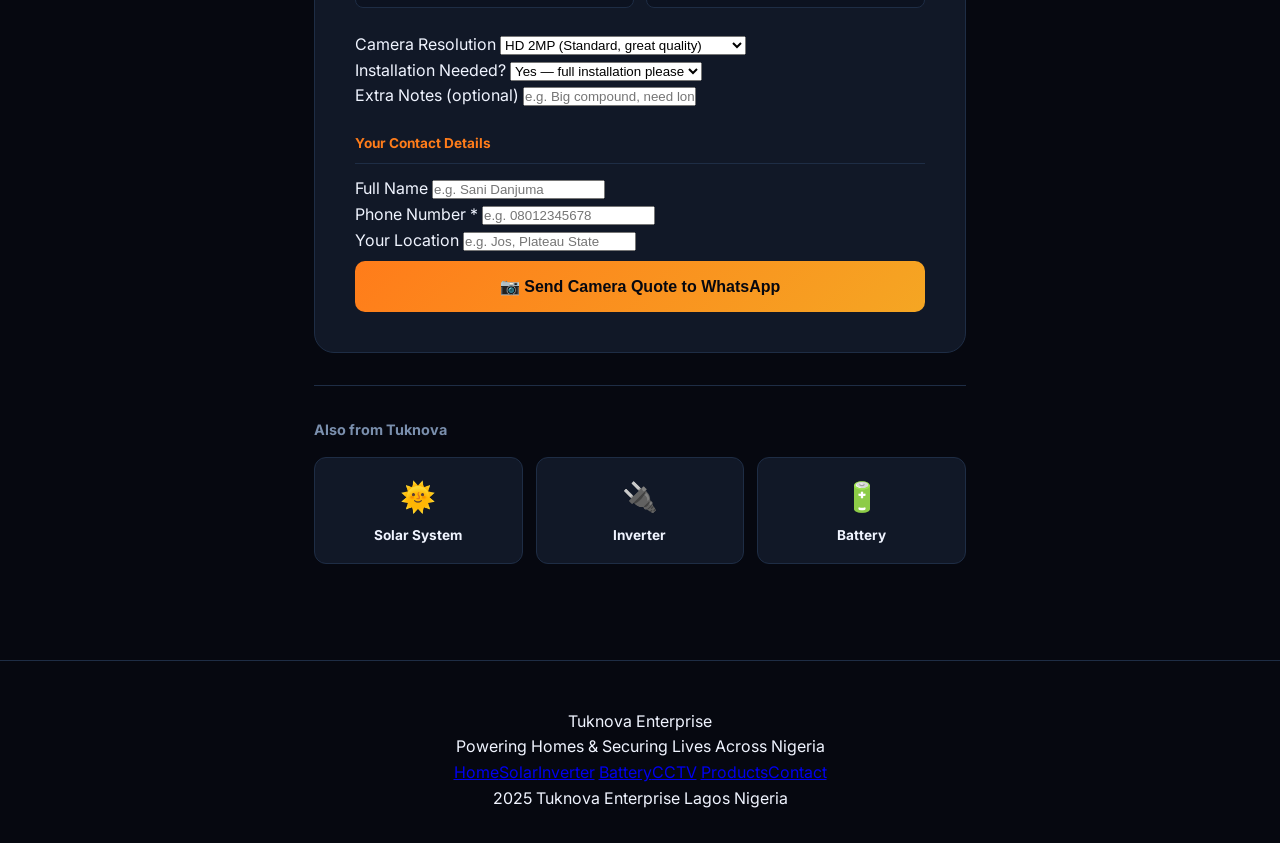
<file: camera.html>
<!DOCTYPE html>
<html lang="en">
<head>
<meta charset="UTF-8"/><meta name="viewport" content="width=device-width, initial-scale=1.0"/>
<title>CCTV Camera Quote — Tuknova Enterprise Nigeria</title>
<meta name="description" content="Get HD CCTV camera quote for home, office or shop. Night vision, remote viewing, full installation. WhatsApp quote instantly."/>
<link rel="preconnect" href="https://fonts.googleapis.com"/><link rel="preconnect" href="https://fonts.gstatic.com" crossorigin/>
<link href="https://fonts.googleapis.com/css2?family=Syne:wght@400;600;700;800&family=Inter:wght@300;400;500;600&display=swap" rel="stylesheet"/>
<link rel="stylesheet" href="shared.css"/>
<style>
.page-hero{min-height:60vh;display:flex;align-items:center;padding:130px 5% 70px;position:relative;overflow:hidden;background:radial-gradient(ellipse 70% 50% at 50% 0%,rgba(255,124,26,0.1) 0%,transparent 70%)}
.hero-badge{display:inline-flex;align-items:center;gap:.5rem;background:rgba(255,124,26,.1);border:1px solid rgba(255,124,26,.3);color:var(--solar-hot);font-size:.72rem;font-weight:700;padding:.4rem 1rem;border-radius:2rem;letter-spacing:.1em;text-transform:uppercase;margin-bottom:1.2rem;animation:fadeUp .6s ease both}
.hero-title{font-family:var(--font-display);font-size:clamp(2rem,5vw,3.6rem);font-weight:800;line-height:1.05;letter-spacing:-.03em;animation:fadeUp .7s .1s ease both}
.accent-hot{color:var(--solar-hot)}
.hero-sub{color:var(--muted);font-size:1rem;margin:1rem 0 1.5rem;max-width:460px;animation:fadeUp .8s .2s ease both}
.feats{display:flex;gap:1.4rem;flex-wrap:wrap;animation:fadeUp .9s .3s ease both}
.feat{display:flex;align-items:center;gap:.4rem;font-size:.8rem;color:var(--muted)}.feat span{color:var(--solar-hot)}
.ring{position:absolute;border-radius:50%;border:1px solid rgba(255,124,26,.1);animation:pulse-ring 4s ease-in-out infinite}
main{max-width:780px;margin:0 auto;padding:3rem 5% 6rem}
.venue-grid{display:grid;grid-template-columns:repeat(auto-fill,minmax(140px,1fr));gap:.8rem;margin-bottom:2rem}
.venue-btn{background:var(--panel);border:2px solid var(--border);border-radius:12px;padding:1.1rem .6rem;cursor:pointer;text-align:center;transition:all .25s;color:var(--white)}
.venue-btn:hover{border-color:rgba(255,124,26,.4);transform:translateY(-2px)}
.venue-btn.sel{border-color:var(--solar-hot);background:rgba(255,124,26,.07);box-shadow:0 0 18px rgba(255,124,26,.15)}
.venue-icon{font-size:1.8rem;display:block;margin-bottom:.4rem}
.venue-name{font-size:.8rem;font-weight:700;font-family:var(--font-display)}
.cam-count-grid{display:grid;grid-template-columns:repeat(auto-fill,minmax(100px,1fr));gap:.6rem;margin-bottom:2rem}
.count-btn{background:var(--panel);border:2px solid var(--border);border-radius:10px;padding:.9rem .4rem;cursor:pointer;text-align:center;transition:all .25s;color:var(--white);font-family:var(--font-display);font-weight:700}
.count-btn:hover{border-color:rgba(255,124,26,.4)}
.count-btn.sel{border-color:var(--solar-hot);background:rgba(255,124,26,.07)}
.count-num{font-size:1.1rem;color:var(--solar-hot)}
.count-lbl{font-size:.65rem;color:var(--muted);margin-top:.2rem}
.form-section{background:var(--panel);border:1px solid var(--border);border-radius:20px;padding:2.5rem;margin-bottom:2rem}
.form-section h2{font-family:var(--font-display);font-size:1.15rem;font-weight:800;margin-bottom:.4rem}
.form-section p{color:var(--muted);font-size:.88rem;margin-bottom:2rem}
.slabel{font-family:var(--font-display);font-size:.85rem;font-weight:700;color:var(--solar-hot);margin:1.5rem 0 .8rem;padding-bottom:.5rem;border-bottom:1px solid var(--border);display:block}
.btn-submit-hot{width:100%;background:linear-gradient(135deg,var(--solar-hot),var(--solar));color:var(--void);border:none;padding:1rem;border-radius:10px;font-weight:800;font-size:1rem;cursor:pointer;transition:all .2s;margin-top:.5rem}
.btn-submit-hot:hover{transform:scale(1.02);box-shadow:0 0 30px rgba(255,124,26,.4)}
.wa-success{display:none;background:linear-gradient(135deg,rgba(37,211,102,.12),rgba(37,211,102,.04));border:1px solid rgba(37,211,102,.3);border-radius:16px;padding:2.5rem;text-align:center}
.wa-success h3{font-family:var(--font-display);font-size:1.2rem;font-weight:800;margin-bottom:.5rem}
.wa-success p{color:var(--muted);font-size:.88rem;margin-bottom:1.5rem}
.cam-feature-check{display:grid;grid-template-columns:repeat(auto-fill,minmax(200px,1fr));gap:.7rem;margin-bottom:1.5rem}
.cfc-item{display:flex;align-items:center;gap:.6rem;background:var(--deep);border:1px solid var(--border);border-radius:8px;padding:.7rem;cursor:pointer;transition:all .2s}
.cfc-item:hover{border-color:rgba(255,124,26,.3)}
.cfc-item.checked{border-color:var(--solar-hot);background:rgba(255,124,26,.06)}
.cfc-box{width:18px;height:18px;border:2px solid var(--border);border-radius:4px;display:flex;align-items:center;justify-content:center;transition:all .2s;flex-shrink:0}
.cfc-item.checked .cfc-box{border-color:var(--solar-hot);background:var(--solar-hot)}
.cfc-lbl{font-size:.8rem;font-weight:600}
.other-grid{display:grid;grid-template-columns:repeat(auto-fit,minmax(150px,1fr));gap:.8rem;margin-top:1rem}
.other-card{background:var(--panel);border:1px solid var(--border);border-radius:12px;padding:1rem;text-align:center;text-decoration:none;color:var(--white);transition:all .25s;display:block}
.other-card:hover{border-color:rgba(245,166,35,.4);transform:translateY(-2px)}
</style>
</head>
<body>
<nav class="t-nav" id="navbar">
  <a class="t-logo" href="index.html">Tuk<span>nova</span></a>
  <ul class="t-links">
    <li><a href="index.html">Home</a></li>
    <li><a href="solar.html">Solar</a></li>
    <li><a href="inverter.html">Inverter</a></li>
    <li><a href="battery.html">Battery</a></li>
    <li><a href="camera.html" class="active">CCTV</a></li>
    <li><a href="products.html">Products</a></li>
    <li><a href="contact.html">Contact</a></li>
  </ul>
  <a class="t-cta" href="solar.html">Get Quote</a>
  <button class="t-hamburger" onclick="openMenu()"><span></span><span></span><span></span></button>
</nav>
<div class="t-mobile" id="tMobile">
  <button class="t-close" onclick="closeMenu()">✕</button>
  <a href="index.html" onclick="closeMenu()">Home</a>
  <a href="solar.html" onclick="closeMenu()">Solar</a>
  <a href="inverter.html" onclick="closeMenu()">Inverter</a>
  <a href="battery.html" onclick="closeMenu()">Battery</a>
  <a href="camera.html" onclick="closeMenu()">CCTV</a>
  <a href="products.html" onclick="closeMenu()">Products</a>
  <a href="contact.html" onclick="closeMenu()">Contact</a>
</div>

<section class="page-hero">
  <div class="ring" style="width:380px;height:380px;top:-5%;right:-3%"></div>
  <div class="ring" style="width:560px;height:560px;top:-15%;right:-10%;animation-delay:2s"></div>
  <div>
    <div class="hero-badge">📷 CCTV Security Cameras — Always Watching</div>
    <h1 class="hero-title">Secure Your Home,<br/>Shop &amp; Office<br/><span class="accent-hot">24/7</span></h1>
    <p class="hero-sub">HD cameras, night vision, remote mobile viewing, DVR/NVR kits. Professional installation across Nigeria.</p>
    <div class="feats">
      <div class="feat"><span>✓</span> HD to 4K resolution</div>
      <div class="feat"><span>✓</span> Night vision</div>
      <div class="feat"><span>✓</span> Watch from your phone</div>
      <div class="feat"><span>✓</span> Full installation</div>
    </div>
  </div>
</section>
<div class="ticker-wrap"><div class="ticker-inner"><span>HD Cameras</span><span>4K Resolution</span><span>Night Vision</span><span>Remote Viewing</span><span>DVR Systems</span><span>NVR Systems</span><span>IP Cameras</span><span>Motion Detection</span><span>Full Installation</span><span>HD Cameras</span><span>4K Resolution</span><span>Night Vision</span><span>Remote Viewing</span><span>DVR Systems</span><span>NVR Systems</span><span>IP Cameras</span><span>Motion Detection</span><span>Full Installation</span></div></div>
<main>
  <div class="form-section reveal" id="camFormCard">
    <h2>📷 CCTV Camera Quote Request</h2>
    <p>Answer a few quick questions and your full camera spec goes to our WhatsApp. We reply with the exact price fast.</p>

    <span class="slabel">Where are the cameras going?</span>
    <div class="venue-grid">
      <div class="venue-btn" onclick="selVenue(this,'My House / Home')"><span class="venue-icon">🏠</span><div class="venue-name">Home</div></div>
      <div class="venue-btn" onclick="selVenue(this,'My Shop / Store')"><span class="venue-icon">🏪</span><div class="venue-name">Shop</div></div>
      <div class="venue-btn" onclick="selVenue(this,'Office / Company')"><span class="venue-icon">🏢</span><div class="venue-name">Office</div></div>
      <div class="venue-btn" onclick="selVenue(this,'Warehouse / Factory')"><span class="venue-icon">🏭</span><div class="venue-name">Warehouse</div></div>
      <div class="venue-btn" onclick="selVenue(this,'Church / Mosque / School')"><span class="venue-icon">⛪</span><div class="venue-name">Church/School</div></div>
      <div class="venue-btn" onclick="selVenue(this,'Multiple locations')"><span class="venue-icon">📍</span><div class="venue-name">Multiple</div></div>
    </div>

    <span class="slabel">How many cameras do you need?</span>
    <div class="cam-count-grid">
      <div class="count-btn" onclick="selCount(this,'1-2 cameras')"><div class="count-num">1–2</div><div class="count-lbl">cameras</div></div>
      <div class="count-btn" onclick="selCount(this,'3-4 cameras')"><div class="count-num">3–4</div><div class="count-lbl">cameras</div></div>
      <div class="count-btn" onclick="selCount(this,'5-8 cameras')"><div class="count-num">5–8</div><div class="count-lbl">cameras</div></div>
      <div class="count-btn" onclick="selCount(this,'9-16 cameras')"><div class="count-num">9–16</div><div class="count-lbl">cameras</div></div>
      <div class="count-btn" onclick="selCount(this,'16+ cameras (large site)')"><div class="count-num">16+</div><div class="count-lbl">large site</div></div>
      <div class="count-btn" onclick="selCount(this,'Not sure — advise me')"><div class="count-num">?</div><div class="count-lbl">not sure</div></div>
    </div>

    <span class="slabel">Which features do you need?</span>
    <div class="cam-feature-check">
      <div class="cfc-item" onclick="toggleFeat(this)"><div class="cfc-box"></div><span class="cfc-lbl">Night Vision</span></div>
      <div class="cfc-item" onclick="toggleFeat(this)"><div class="cfc-box"></div><span class="cfc-lbl">Remote Mobile Viewing</span></div>
      <div class="cfc-item" onclick="toggleFeat(this)"><div class="cfc-box"></div><span class="cfc-lbl">Motion Detection</span></div>
      <div class="cfc-item" onclick="toggleFeat(this)"><div class="cfc-box"></div><span class="cfc-lbl">Audio Recording</span></div>
      <div class="cfc-item" onclick="toggleFeat(this)"><div class="cfc-box"></div><span class="cfc-lbl">Colour Night Vision</span></div>
      <div class="cfc-item" onclick="toggleFeat(this)"><div class="cfc-box"></div><span class="cfc-lbl">Weatherproof / Outdoor</span></div>
      <div class="cfc-item" onclick="toggleFeat(this)"><div class="cfc-box"></div><span class="cfc-lbl">AI Alerts to Phone</span></div>
      <div class="cfc-item" onclick="toggleFeat(this)"><div class="cfc-box"></div><span class="cfc-lbl">360° Pan/Tilt Camera</span></div>
    </div>

    <div class="field-row">
      <div class="field-group">
        <label class="field-label">Camera Resolution</label>
        <select class="field-select" id="camRes">
          <option>HD 2MP (Standard, great quality)</option>
          <option>Full HD 4MP (Clearer, recommended)</option>
          <option>4K 8MP (Highest quality)</option>
          <option>Not sure — recommend best value</option>
        </select>
      </div>
      <div class="field-group">
        <label class="field-label">Installation Needed?</label>
        <select class="field-select" id="camInst">
          <option>Yes — full installation please</option>
          <option>No — supply only</option>
        </select>
      </div>
    </div>
    <div class="field-group">
      <label class="field-label">Extra Notes (optional)</label>
      <input class="field-input" type="text" id="camNotes" placeholder="e.g. Big compound, need long cable runs, already have DVR..."/>
    </div>

    <span class="slabel">Your Contact Details</span>
    <div class="field-row">
      <div class="field-group">
        <label class="field-label">Full Name</label>
        <input class="field-input" type="text" id="camName" placeholder="e.g. Sani Danjuma"/>
      </div>
      <div class="field-group">
        <label class="field-label">Phone Number *</label>
        <input class="field-input" type="tel" id="camPhone" placeholder="e.g. 08012345678"/>
      </div>
    </div>
    <div class="field-group">
      <label class="field-label">Your Location</label>
      <input class="field-input" type="text" id="camCity" placeholder="e.g. Jos, Plateau State"/>
    </div>
    <button class="btn-submit-hot" onclick="submitCam()">📷 Send Camera Quote to WhatsApp</button>
  </div>

  <div class="wa-success" id="camSuccess">
    <div style="font-size:2.5rem;margin-bottom:.8rem">✅</div>
    <h3>Camera Quote Sent to WhatsApp!</h3>
    <p>Your full camera specifications have been sent to our team. We reply with exact pricing within minutes.</p>
    <a class="btn-wa" id="camWaLink" href="#" target="_blank">Re-open WhatsApp</a>
    <br/><button onclick="resetCam()" style="margin-top:1rem;background:transparent;border:1px solid var(--border);color:var(--muted);padding:.6rem 1.4rem;border-radius:2rem;font-size:.82rem;cursor:pointer">New Quote</button>
  </div>

  <div style="padding-top:2rem;border-top:1px solid var(--border)">
    <div style="font-family:var(--font-display);font-size:.9rem;font-weight:700;color:var(--muted);margin-bottom:1rem">Also from Tuknova</div>
    <div class="other-grid">
      <a href="solar.html" class="other-card"><div style="font-size:1.8rem">🌞</div><div style="font-family:var(--font-display);font-size:.85rem;font-weight:700;margin-top:.3rem">Solar System</div></a>
      <a href="inverter.html" class="other-card"><div style="font-size:1.8rem">🔌</div><div style="font-family:var(--font-display);font-size:.85rem;font-weight:700;margin-top:.3rem">Inverter</div></a>
      <a href="battery.html" class="other-card"><div style="font-size:1.8rem">🔋</div><div style="font-family:var(--font-display);font-size:.85rem;font-weight:700;margin-top:.3rem">Battery</div></a>
    </div>
  </div>
</main>

<footer class="t-footer">
  <div class="t-footer-logo">Tuk<span>nova</span> Enterprise</div>
  <p class="t-footer-tagline">Powering Homes & Securing Lives Across Nigeria</p>
  <div class="t-footer-links">
    <a href="index.html">Home</a><a href="solar.html">Solar</a><a href="inverter.html">Inverter</a>
    <a href="battery.html">Battery</a><a href="camera.html">CCTV</a>
    <a href="products.html">Products</a><a href="contact.html">Contact</a>
  </div>
  <p class="t-footer-copy">2025 Tuknova Enterprise Lagos Nigeria</p>
</footer>
<script>
let selVenueVal='', selCountVal='';
function selVenue(el,v){document.querySelectorAll('.venue-btn').forEach(b=>b.classList.remove('sel'));el.classList.add('sel');selVenueVal=v;}
function selCount(el,v){document.querySelectorAll('.count-btn').forEach(b=>b.classList.remove('sel'));el.classList.add('sel');selCountVal=v;}
function toggleFeat(el){el.classList.toggle('checked');const box=el.querySelector('.cfc-box');if(el.classList.contains('checked')){box.innerHTML='<svg width=10 height=10 viewBox="0 0 10 10"><polyline points="1,5 4,8 9,2" stroke="white" stroke-width="2" fill="none"/></svg>';}else{box.innerHTML='';}}
function getFeats(){return [...document.querySelectorAll('.cfc-item.checked')].map(el=>el.querySelector('.cfc-lbl').textContent).join(', ')||'Standard package';}
function submitCam(){
  const phone=document.getElementById('camPhone').value.trim();
  if(!phone){alert('Please enter your phone number.');return;}
  const name=document.getElementById('camName').value.trim();
  const city=document.getElementById('camCity').value.trim();
  const res=document.getElementById('camRes').value;
  const inst=document.getElementById('camInst').value;
  const notes=document.getElementById('camNotes').value.trim();
  const feats=getFeats();
  const msg="CCTV CAMERA QUOTE REQUEST - TUKNOVA WEBSITE\n" +
    "Customer: "+(name||'Not provided')+"\n" +
    "Phone: "+phone+"\n" +
    "Location: "+(city||'Not provided')+"\n\n" +
    "CAMERA DETAILS\n" +
    "Venue: "+(selVenueVal||'Not specified')+"\n" +
    "Number of Cameras: "+(selCountVal||'Not specified')+"\n" +
    "Resolution: "+res+"\n" +
    "Features Needed: "+feats+"\n" +
    "Installation: "+inst+"\n" +
    (notes?"Extra Notes: "+notes+"\n":"") +
    "\nPlease send me the Naira price quote. Thank you!";
  const url="https://wa.me/2349064859498?text="+encodeURIComponent(msg);
  window.open(url,'_blank');
  document.getElementById('camWaLink').href=url;
  document.getElementById('camFormCard').style.display='none';
  document.getElementById('camSuccess').style.display='block';
  window.scrollTo({top:0,behavior:'smooth'});
}
function resetCam(){
  document.getElementById('camFormCard').style.display='block';
  document.getElementById('camSuccess').style.display='none';
  document.getElementById('camPhone').value='';
  document.getElementById('camName').value='';
  document.getElementById('camCity').value='';
  document.getElementById('camNotes').value='';
  document.querySelectorAll('.venue-btn,.count-btn').forEach(b=>b.classList.remove('sel'));
  document.querySelectorAll('.cfc-item').forEach(el=>{el.classList.remove('checked');el.querySelector('.cfc-box').innerHTML='';});
  selVenueVal='';selCountVal='';
}
// ═══════════════════════════════════════
// TUKNOVA SHARED JS — included in all pages
// ═══════════════════════════════════════

// Nav mobile
function openMenu() { document.getElementById('tMobile').classList.add('open'); }
function closeMenu() { document.getElementById('tMobile').classList.remove('open'); }

// Set active nav link
(function(){
  const page = location.pathname.split('/').pop() || 'index.html';
  document.querySelectorAll('.t-links a').forEach(a => {
    if(a.getAttribute('href') === page) a.classList.add('active');
  });
})();

</script>
<script src="shared.js"></script>
</body>
</html>
</file>
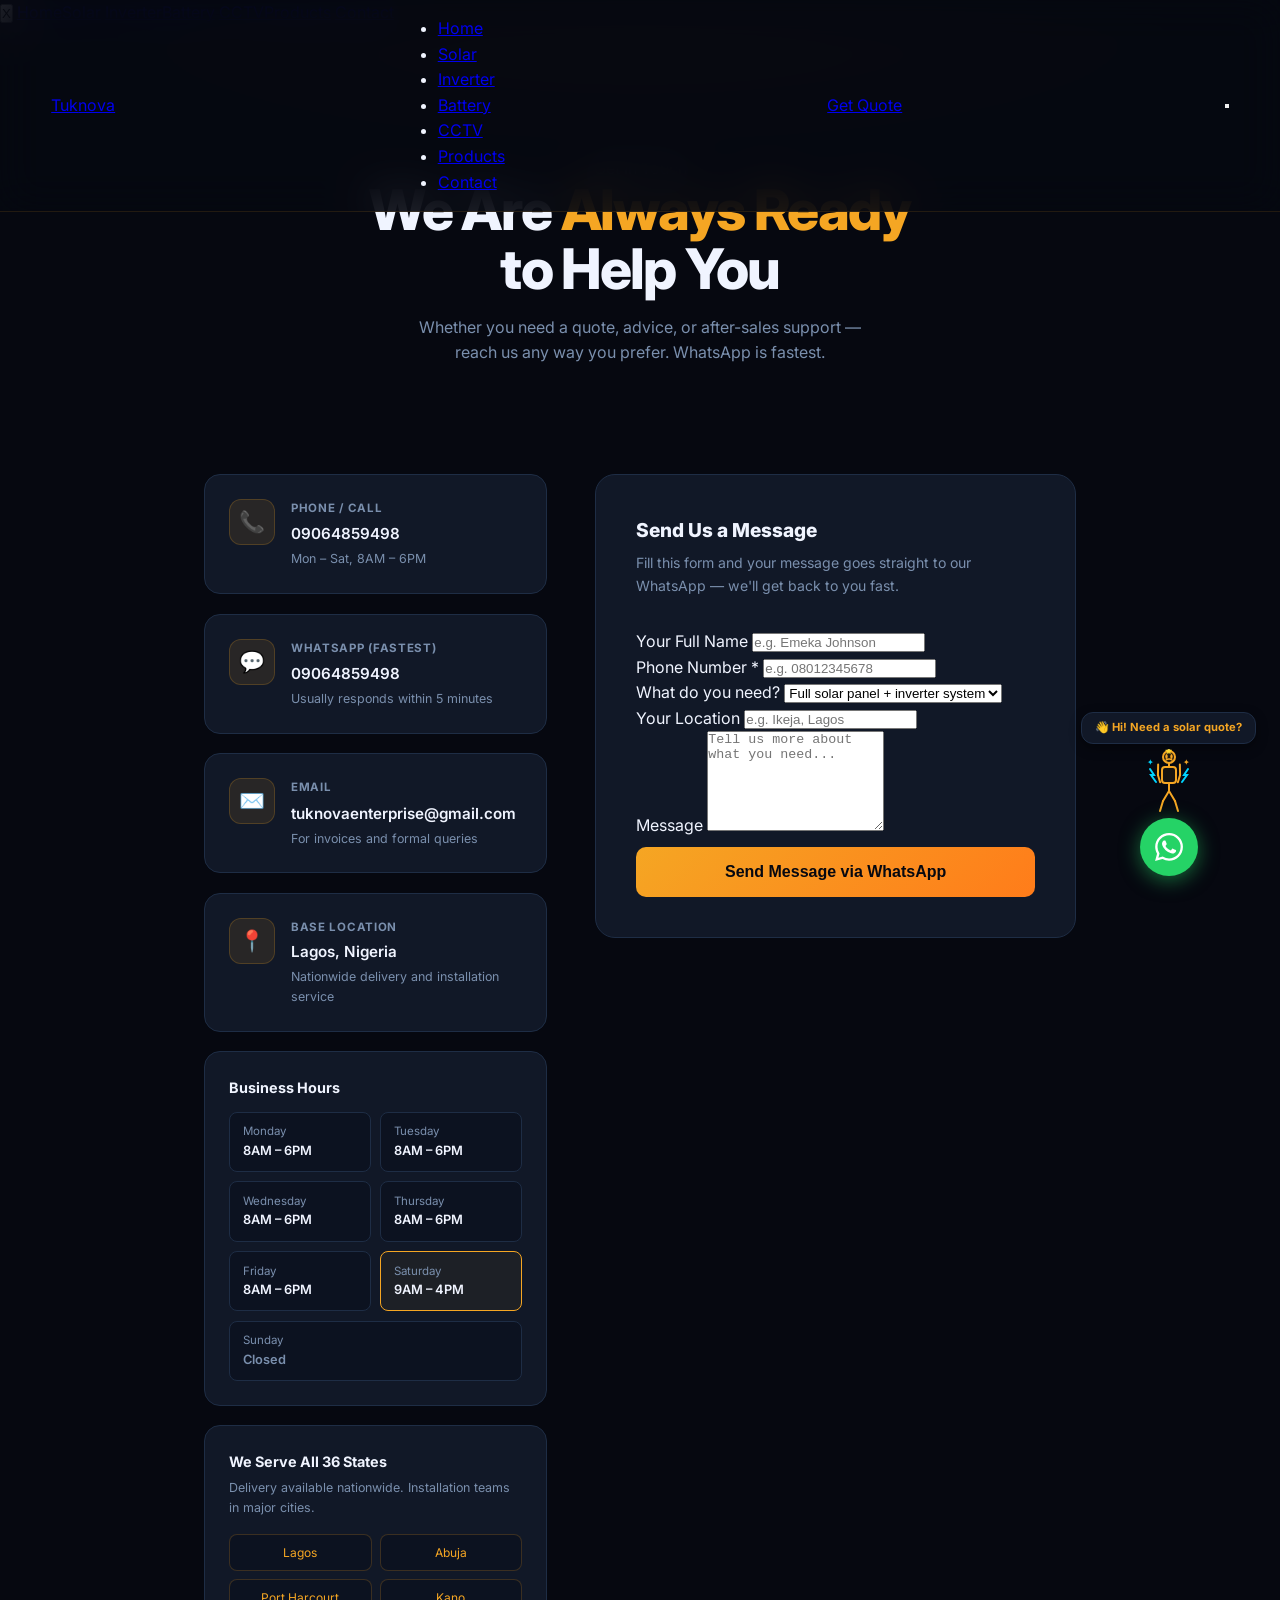
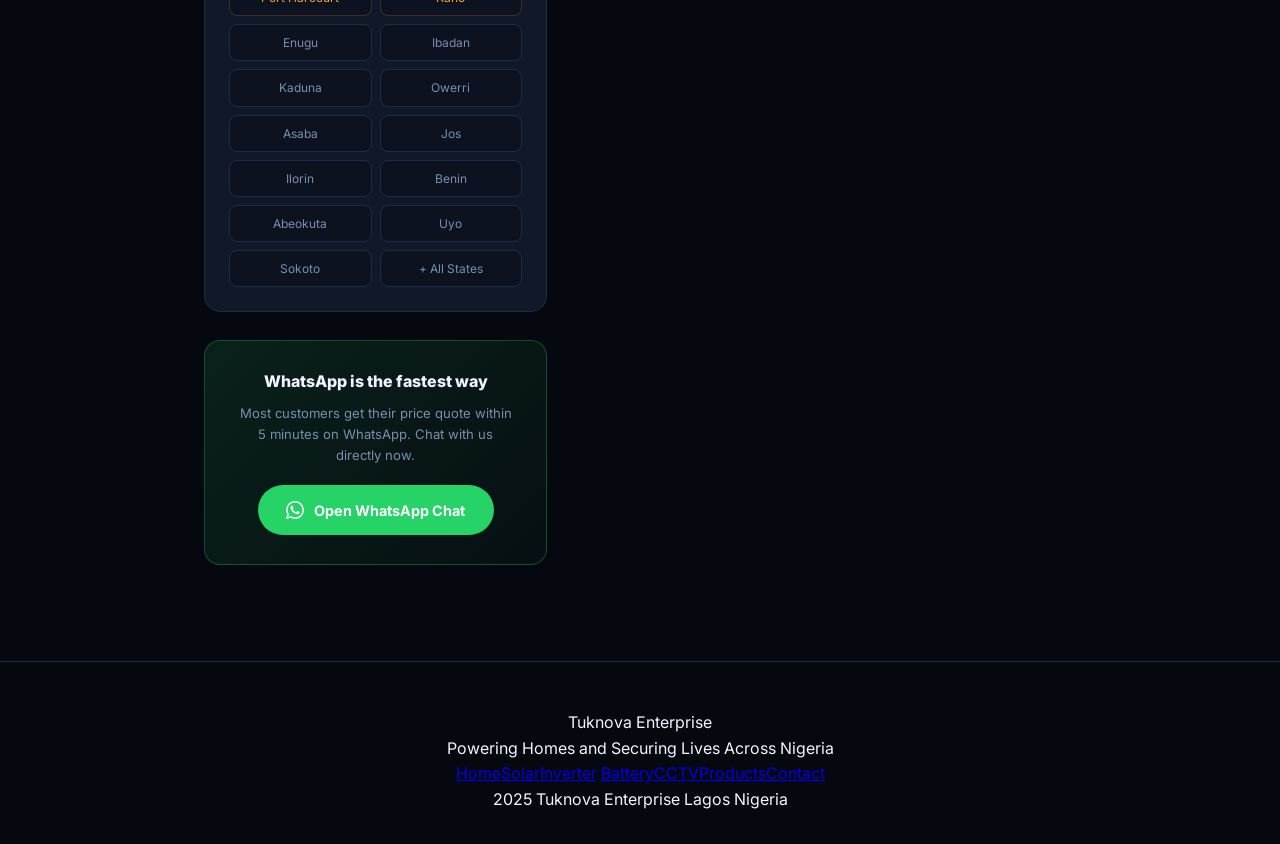
<file: contact.html>
<!DOCTYPE html>
<html lang="en">
<head>
<meta charset="UTF-8"/><meta name="viewport" content="width=device-width, initial-scale=1.0"/>
<title>Contact Us — Tuknova Enterprise Nigeria</title>
<meta name="description" content="Contact Tuknova Enterprise for solar panels, inverters, batteries and CCTV cameras in Nigeria. Lagos-based, nationwide service."/>
<link rel="preconnect" href="https://fonts.googleapis.com"/><link rel="preconnect" href="https://fonts.gstatic.com" crossorigin/>
<link href="https://fonts.googleapis.com/css2?family=Syne:wght@400;600;700;800&family=Inter:wght@300;400;500;600&display=swap" rel="stylesheet"/>
<link rel="stylesheet" href="shared.css"/>
<style>
.page-hero{padding:130px 5% 60px;text-align:center;background:radial-gradient(ellipse 60% 40% at 50% 0%,rgba(245,166,35,.1) 0%,transparent 70%)}
.hero-title{font-family:var(--font-display);font-size:clamp(2rem,5vw,3.5rem);font-weight:800;line-height:1.05;letter-spacing:-.03em}
.hero-sub{color:var(--muted);font-size:1rem;margin:1rem auto 0;max-width:480px}
main{max-width:1000px;margin:0 auto;padding:3rem 5% 6rem}
.contact-layout{display:grid;grid-template-columns:1fr 1.4fr;gap:3rem;align-items:start}
.contact-info{display:flex;flex-direction:column;gap:1.2rem}
.info-card{background:var(--panel);border:1px solid var(--border);border-radius:16px;padding:1.5rem;display:flex;align-items:flex-start;gap:1rem;transition:border-color .2s,transform .2s}
.info-card:hover{border-color:rgba(245,166,35,.35);transform:translateX(4px)}
.info-icon{width:46px;height:46px;min-width:46px;border-radius:12px;background:rgba(245,166,35,.1);border:1px solid rgba(245,166,35,.2);display:flex;align-items:center;justify-content:center;font-size:1.3rem}
.info-label{font-size:.72rem;color:var(--muted);font-weight:700;text-transform:uppercase;letter-spacing:.06em;margin-bottom:.25rem}
.info-val{color:var(--white);font-size:.95rem;font-weight:600;text-decoration:none}
.info-val:hover{color:var(--solar)}
.info-sub{font-size:.78rem;color:var(--muted);margin-top:.15rem}
.wa-card{background:linear-gradient(135deg,rgba(37,211,102,.12),rgba(37,211,102,.04));border:1px solid rgba(37,211,102,.3);border-radius:16px;padding:1.8rem;text-align:center;margin-top:.5rem}
.wa-card h3{font-family:var(--font-display);font-size:1rem;font-weight:800;margin-bottom:.5rem}
.wa-card p{color:var(--muted);font-size:.82rem;margin-bottom:1.2rem;line-height:1.6}
.form-card{background:var(--panel);border:1px solid var(--border);border-radius:20px;padding:2.5rem}
.form-card h2{font-family:var(--font-display);font-size:1.2rem;font-weight:800;margin-bottom:.4rem}
.form-card p{color:var(--muted);font-size:.88rem;margin-bottom:2rem}
.btn-submit{width:100%;background:linear-gradient(135deg,var(--solar),var(--solar-hot));color:var(--void);border:none;padding:1rem;border-radius:10px;font-weight:800;font-size:1rem;cursor:pointer;transition:all .2s;margin-top:.5rem}
.btn-submit:hover{transform:scale(1.02);box-shadow:0 0 30px rgba(245,166,35,.4)}
.form-success{display:none;text-align:center;padding:2rem}
.form-success h3{font-family:var(--font-display);font-size:1.1rem;font-weight:800;margin-bottom:.5rem}
.hours-grid{display:grid;grid-template-columns:1fr 1fr;gap:.6rem;margin-top:.5rem}
.hour-row{background:var(--deep);border:1px solid var(--border);border-radius:8px;padding:.6rem .8rem;font-size:.8rem}
.hour-day{color:var(--muted);font-size:.72rem}
.hour-time{color:var(--white);font-weight:600}
.hour-row.today{border-color:var(--solar);background:rgba(245,166,35,.05)}
.service-areas{display:grid;grid-template-columns:repeat(auto-fill,minmax(130px,1fr));gap:.5rem;margin-top:1rem}
.area-tag{background:var(--deep);border:1px solid var(--border);border-radius:8px;padding:.5rem .7rem;font-size:.75rem;color:var(--muted);text-align:center}
.area-tag.major{border-color:rgba(245,166,35,.2);color:var(--solar)}
@media(max-width:800px){.contact-layout{grid-template-columns:1fr}}
</style>
</head>
<body>
<nav class="t-nav" id="navbar">
  <a class="t-logo" href="index.html">Tuk<span>nova</span></a>
  <ul class="t-links">
    <li><a href="index.html">Home</a></li>
    <li><a href="solar.html">Solar</a></li>
    <li><a href="inverter.html">Inverter</a></li>
    <li><a href="battery.html">Battery</a></li>
    <li><a href="camera.html">CCTV</a></li>
    <li><a href="products.html">Products</a></li>
    <li><a href="contact.html" class="active">Contact</a></li>
  </ul>
  <a class="t-cta" href="solar.html">Get Quote</a>
  <button class="t-hamburger" onclick="openMenu()"><span></span><span></span><span></span></button>
</nav>
<div class="t-mobile" id="tMobile">
  <button class="t-close" onclick="closeMenu()">X</button>
  <a href="index.html" onclick="closeMenu()">Home</a><a href="solar.html" onclick="closeMenu()">Solar</a>
  <a href="inverter.html" onclick="closeMenu()">Inverter</a><a href="battery.html" onclick="closeMenu()">Battery</a>
  <a href="camera.html" onclick="closeMenu()">CCTV</a><a href="products.html" onclick="closeMenu()">Products</a>
  <a href="contact.html" onclick="closeMenu()">Contact</a>
</div>

<section class="page-hero">
  <div class="eyebrow">Get In Touch</div>
  <h1 class="hero-title">We Are <span style="color:var(--solar)">Always Ready</span><br/>to Help You</h1>
  <p class="hero-sub">Whether you need a quote, advice, or after-sales support — reach us any way you prefer. WhatsApp is fastest.</p>
</section>
<main>
  <div class="contact-layout">
    <div class="contact-info reveal">
      <div class="info-card">
        <div class="info-icon">📞</div>
        <div>
          <div class="info-label">Phone / Call</div>
          <a class="info-val" href="tel:+2349064859498">09064859498</a>
          <div class="info-sub">Mon – Sat, 8AM – 6PM</div>
        </div>
      </div>
      <div class="info-card">
        <div class="info-icon">💬</div>
        <div>
          <div class="info-label">WhatsApp (Fastest)</div>
          <a class="info-val" href="https://wa.me/2349064859498" target="_blank">09064859498</a>
          <div class="info-sub">Usually responds within 5 minutes</div>
        </div>
      </div>
      <div class="info-card">
        <div class="info-icon">✉️</div>
        <div>
          <div class="info-label">Email</div>
          <a class="info-val" href="mailto:tuknovaenterprise@gmail.com">tuknovaenterprise@gmail.com</a>
          <div class="info-sub">For invoices and formal queries</div>
        </div>
      </div>
      <div class="info-card">
        <div class="info-icon">📍</div>
        <div>
          <div class="info-label">Base Location</div>
          <div class="info-val">Lagos, Nigeria</div>
          <div class="info-sub">Nationwide delivery and installation service</div>
        </div>
      </div>

      <!-- Business Hours -->
      <div style="background:var(--panel);border:1px solid var(--border);border-radius:16px;padding:1.5rem">
        <div style="font-family:var(--font-display);font-size:.9rem;font-weight:700;margin-bottom:.8rem">Business Hours</div>
        <div class="hours-grid">
          <div class="hour-row" id="hr-mon"><div class="hour-day">Monday</div><div class="hour-time">8AM – 6PM</div></div>
          <div class="hour-row" id="hr-tue"><div class="hour-day">Tuesday</div><div class="hour-time">8AM – 6PM</div></div>
          <div class="hour-row" id="hr-wed"><div class="hour-day">Wednesday</div><div class="hour-time">8AM – 6PM</div></div>
          <div class="hour-row" id="hr-thu"><div class="hour-day">Thursday</div><div class="hour-time">8AM – 6PM</div></div>
          <div class="hour-row" id="hr-fri"><div class="hour-day">Friday</div><div class="hour-time">8AM – 6PM</div></div>
          <div class="hour-row" id="hr-sat"><div class="hour-day">Saturday</div><div class="hour-time">9AM – 4PM</div></div>
          <div class="hour-row" id="hr-sun" style="grid-column:span 2"><div class="hour-day">Sunday</div><div class="hour-time" style="color:var(--muted)">Closed</div></div>
        </div>
      </div>

      <!-- Service Areas -->
      <div style="background:var(--panel);border:1px solid var(--border);border-radius:16px;padding:1.5rem">
        <div style="font-family:var(--font-display);font-size:.9rem;font-weight:700;margin-bottom:.3rem">We Serve All 36 States</div>
        <div style="color:var(--muted);font-size:.78rem;margin-bottom:.8rem">Delivery available nationwide. Installation teams in major cities.</div>
        <div class="service-areas">
          <div class="area-tag major">Lagos</div><div class="area-tag major">Abuja</div>
          <div class="area-tag major">Port Harcourt</div><div class="area-tag major">Kano</div>
          <div class="area-tag">Enugu</div><div class="area-tag">Ibadan</div>
          <div class="area-tag">Kaduna</div><div class="area-tag">Owerri</div>
          <div class="area-tag">Asaba</div><div class="area-tag">Jos</div>
          <div class="area-tag">Ilorin</div><div class="area-tag">Benin</div>
          <div class="area-tag">Abeokuta</div><div class="area-tag">Uyo</div>
          <div class="area-tag">Sokoto</div><div class="area-tag">+ All States</div>
        </div>
      </div>

      <div class="wa-card">
        <h3>WhatsApp is the fastest way</h3>
        <p>Most customers get their price quote within 5 minutes on WhatsApp. Chat with us directly now.</p>
        <a class="btn-wa" href="https://wa.me/2349064859498?text=Hello%20Tuknova!%20I%27d%20like%20to%20make%20an%20enquiry." target="_blank">
          <svg width="18" height="18" viewBox="0 0 24 24" fill="white"><path d="M17.472 14.382c-.297-.149-1.758-.867-2.03-.967-.273-.099-.471-.148-.67.15-.197.297-.767.966-.94 1.164-.173.199-.347.223-.644.075-.297-.15-1.255-.463-2.39-1.475-.883-.788-1.48-1.761-1.653-2.059-.173-.297-.018-.458.13-.606.134-.133.298-.347.446-.52.149-.174.198-.298.298-.497.099-.198.05-.371-.025-.52-.075-.149-.669-1.612-.916-2.207-.242-.579-.487-.5-.669-.51-.173-.008-.371-.01-.57-.01-.198 0-.52.074-.792.372-.272.297-1.04 1.016-1.04 2.479 0 1.462 1.065 2.875 1.213 3.074.149.198 2.096 3.2 5.077 4.487.709.306 1.262.489 1.694.625.712.227 1.36.195 1.871.118.571-.085 1.758-.719 2.006-1.413.248-.694.248-1.289.173-1.413-.074-.124-.272-.198-.57-.347m-5.421 7.403h-.004a9.87 9.87 0 01-5.031-1.378l-.361-.214-3.741.982.998-3.648-.235-.374a9.86 9.86 0 01-1.51-5.26c.001-5.45 4.436-9.884 9.888-9.884 2.64 0 5.122 1.03 6.988 2.898a9.825 9.825 0 012.893 6.994c-.003 5.45-4.437 9.884-9.885 9.884m8.413-18.297A11.815 11.815 0 0012.05 0C5.495 0 .16 5.335.157 11.892c0 2.096.547 4.142 1.588 5.945L.057 24l6.305-1.654a11.882 11.882 0 005.683 1.448h.005c6.554 0 11.89-5.335 11.893-11.893a11.821 11.821 0 00-3.48-8.413z"/></svg>
          Open WhatsApp Chat
        </a>
      </div>
    </div>

    <div class="form-card reveal">
      <h2>Send Us a Message</h2>
      <p>Fill this form and your message goes straight to our WhatsApp — we'll get back to you fast.</p>
      <div id="contactFormBody">
        <div class="field-group">
          <label class="field-label">Your Full Name</label>
          <input class="field-input" type="text" id="cf-name" placeholder="e.g. Emeka Johnson"/>
        </div>
        <div class="field-group">
          <label class="field-label">Phone Number *</label>
          <input class="field-input" type="tel" id="cf-phone" placeholder="e.g. 08012345678"/>
        </div>
        <div class="field-group">
          <label class="field-label">What do you need?</label>
          <select class="field-select" id="cf-service">
            <option>Full solar panel + inverter system</option>
            <option>Inverter only</option>
            <option>Battery replacement or addition</option>
            <option>CCTV camera installation</option>
            <option>Maintenance or repair</option>
            <option>Just need advice</option>
          </select>
        </div>
        <div class="field-group">
          <label class="field-label">Your Location</label>
          <input class="field-input" type="text" id="cf-city" placeholder="e.g. Ikeja, Lagos"/>
        </div>
        <div class="field-group">
          <label class="field-label">Message</label>
          <textarea class="field-input" id="cf-msg" style="resize:vertical;min-height:100px" placeholder="Tell us more about what you need..."></textarea>
        </div>
        <button class="btn-submit" onclick="submitContact()">Send Message via WhatsApp</button>
      </div>
      <div class="form-success" id="contactSuccess">
        <div style="font-size:3rem;margin-bottom:.5rem">✅</div>
        <h3>Message Sent on WhatsApp!</h3>
        <p style="color:var(--muted);font-size:.88rem;margin-bottom:1.5rem">Our team has received your message and will reply within minutes.</p>
        <button onclick="resetContact()" style="background:transparent;border:1px solid var(--border);color:var(--muted);padding:.6rem 1.4rem;border-radius:2rem;font-size:.82rem;cursor:pointer">Send Another Message</button>
      </div>
    </div>
  </div>
</main>
<footer class="t-footer">
  <div class="t-footer-logo">Tuk<span>nova</span> Enterprise</div>
  <p class="t-footer-tagline">Powering Homes and Securing Lives Across Nigeria</p>
  <div class="t-footer-links">
    <a href="index.html">Home</a><a href="solar.html">Solar</a><a href="inverter.html">Inverter</a>
    <a href="battery.html">Battery</a><a href="camera.html">CCTV</a><a href="products.html">Products</a><a href="contact.html">Contact</a>
  </div>
  <p class="t-footer-copy">2025 Tuknova Enterprise Lagos Nigeria</p>
</footer>
<script>
// Highlight today's business hours
const days = ['hr-sun','hr-mon','hr-tue','hr-wed','hr-thu','hr-fri','hr-sat'];
const todayEl = document.getElementById(days[new Date().getDay()]);
if(todayEl) todayEl.classList.add('today');

function submitContact(){
  const phone = document.getElementById('cf-phone').value.trim();
  if(!phone){alert('Please enter your phone number.');return;}
  const name = document.getElementById('cf-name').value.trim();
  const service = document.getElementById('cf-service').value;
  const city = document.getElementById('cf-city').value.trim();
  const msg = document.getElementById('cf-msg').value.trim();
  const text = "Hello Tuknova Enterprise!\n\nNew Enquiry from Website:\nName: "+(name||'Not provided')+"\nPhone: "+phone+"\nService: "+service+"\nLocation: "+(city||'Not provided')+"\n"+(msg?"Message: "+msg:"");
  const url = "https://wa.me/2349064859498?text="+encodeURIComponent(text);
  window.open(url,'_blank');
  document.getElementById('contactFormBody').style.display='none';
  document.getElementById('contactSuccess').style.display='block';
}
function resetContact(){
  document.getElementById('contactFormBody').style.display='block';
  document.getElementById('contactSuccess').style.display='none';
  ['cf-name','cf-phone','cf-city','cf-msg'].forEach(id=>document.getElementById(id).value='');
}
// ═══════════════════════════════════════
// TUKNOVA SHARED JS — included in all pages
// ═══════════════════════════════════════

// Nav mobile
function openMenu() { document.getElementById('tMobile').classList.add('open'); }
function closeMenu() { document.getElementById('tMobile').classList.remove('open'); }

// Set active nav link
(function(){
  const page = location.pathname.split('/').pop() || 'index.html';
  document.querySelectorAll('.t-links a').forEach(a => {
    if(a.getAttribute('href') === page) a.classList.add('active');
  });
})();

</script>
<script src="shared.js"></script>
</body>
</html>
</file>
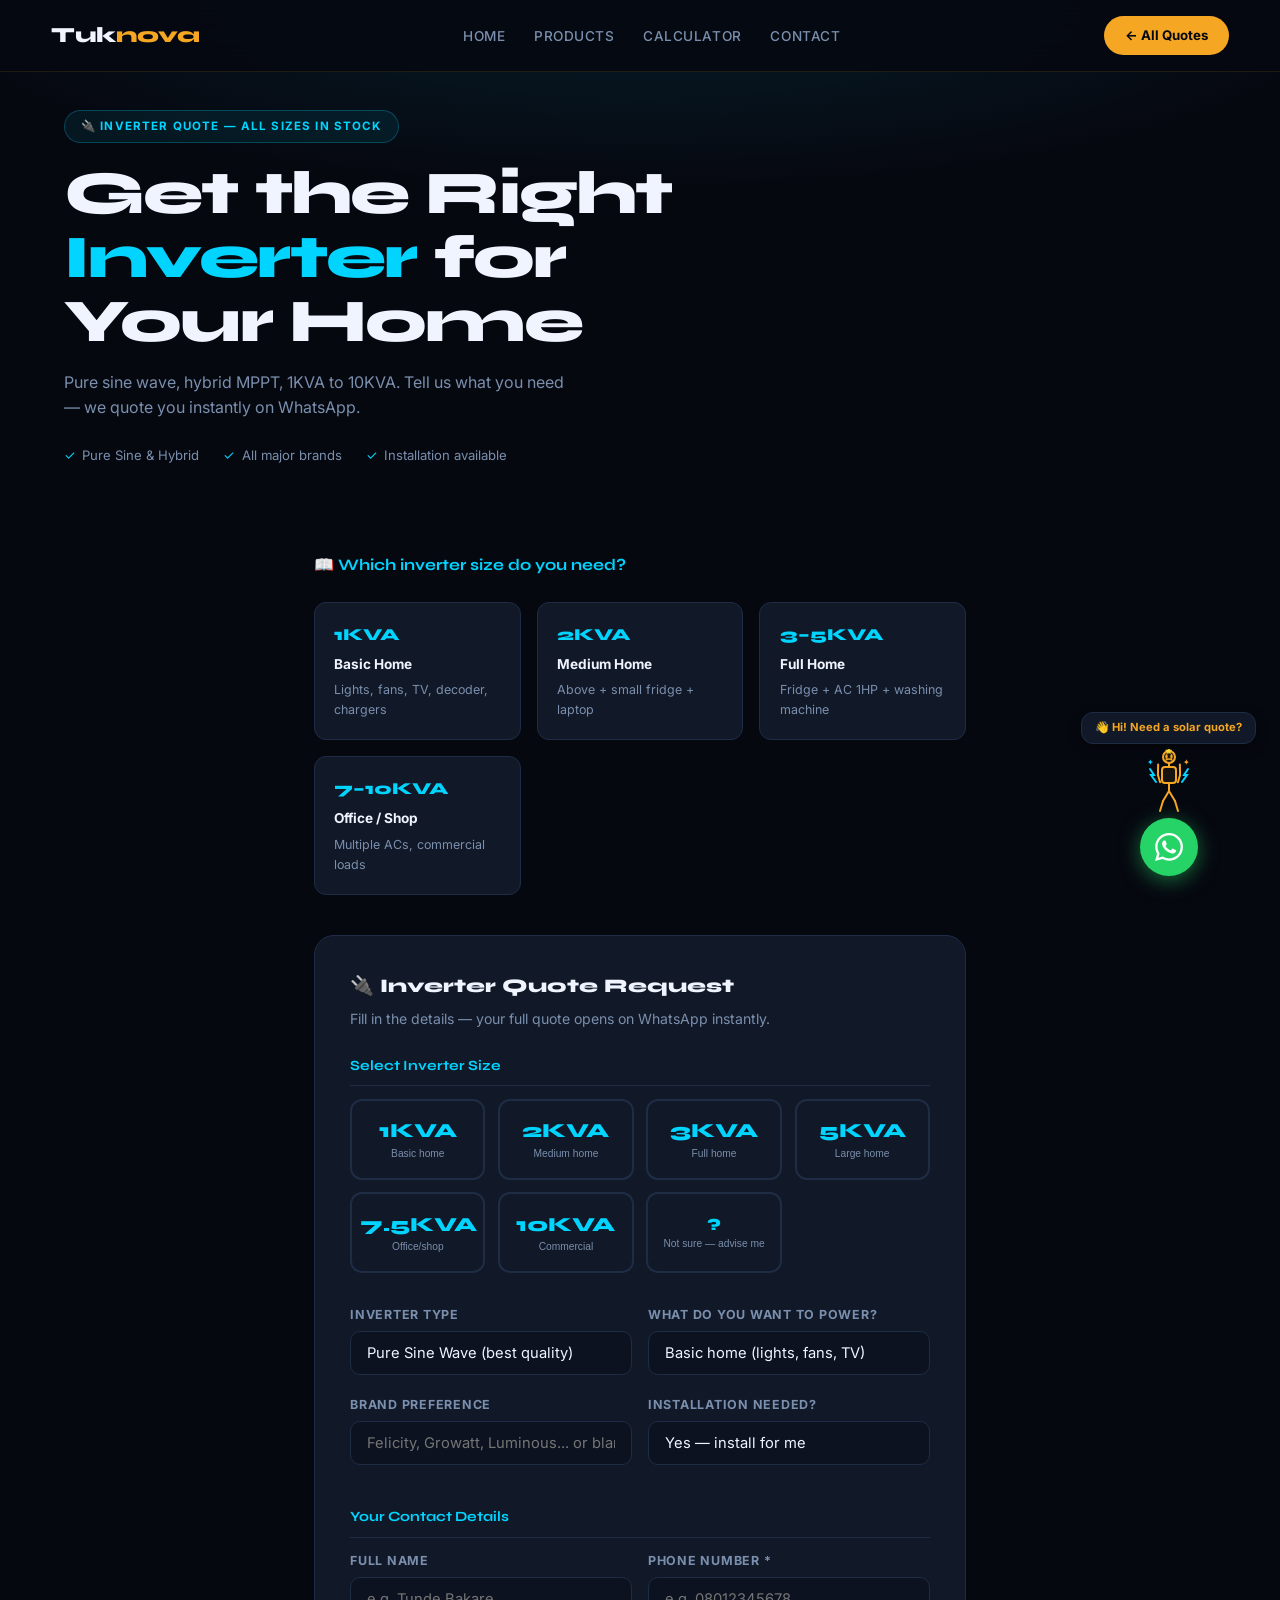
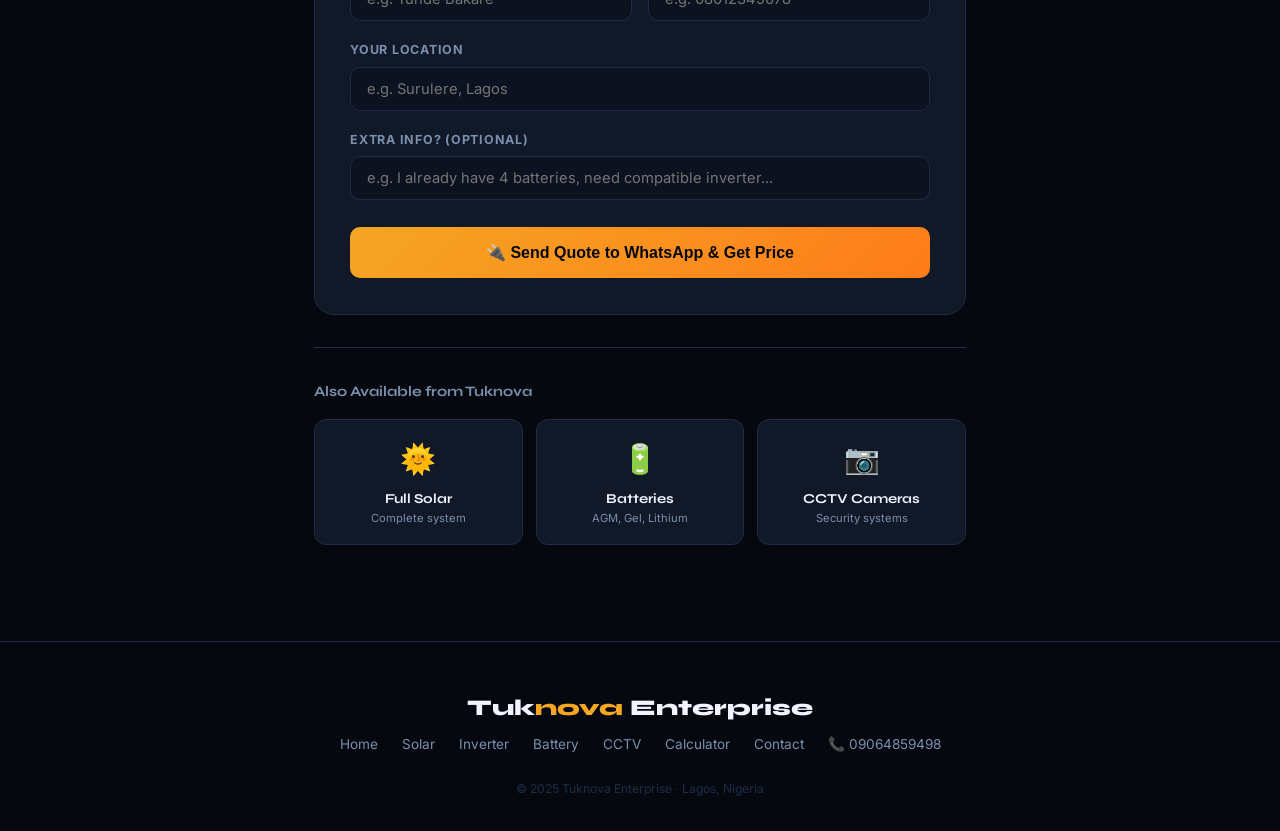
<file: inverter.html>
<!DOCTYPE html><html lang="en"><head><meta charset="UTF-8"/><meta name="viewport" content="width=device-width,initial-scale=1.0"/>
<title>Inverter Quote — Tuknova Enterprise</title>
<meta name="description" content="Get a quote for any inverter size. Pure sine wave, hybrid, 1KVA to 10KVA. Sent straight to WhatsApp."/>
<link rel="preconnect" href="https://fonts.googleapis.com"/><link rel="preconnect" href="https://fonts.gstatic.com" crossorigin/>
<link href="https://fonts.googleapis.com/css2?family=Syne:wght@400;600;700;800&family=Inter:wght@300;400;500;600&display=swap" rel="stylesheet"/>
<link rel="stylesheet" href="shared.css"/>
<style>
.size-picker{display:grid;grid-template-columns:repeat(auto-fill,minmax(110px,1fr));gap:.8rem;margin-bottom:2rem}
.size-btn{background:var(--panel);border:2px solid var(--border);border-radius:12px;padding:1.1rem .5rem;cursor:pointer;text-align:center;transition:all .25s;color:var(--white)}
.size-btn:hover{border-color:rgba(0,212,255,.4);transform:translateY(-2px)}
.size-btn.sel{border-color:var(--arc);background:rgba(0,212,255,.08);box-shadow:0 0 20px rgba(0,212,255,.15)}
.size-kva{font-family:var(--font-d);font-size:1.25rem;font-weight:800;color:var(--arc)}
.size-desc{font-size:.64rem;color:var(--muted);margin-top:.2rem;line-height:1.3}
.form-card{background:var(--panel);border:1px solid var(--border);border-radius:20px;padding:2.2rem;margin-bottom:2rem}
.section-label{font-family:var(--font-d);font-size:.88rem;font-weight:700;color:var(--arc);margin:1.4rem 0 .8rem;padding-bottom:.5rem;border-bottom:1px solid var(--border)}
.guide-grid{display:grid;grid-template-columns:repeat(auto-fit,minmax(180px,1fr));gap:1rem;margin:1.5rem 0 2.5rem}
.guide-card{background:var(--panel);border:1px solid var(--border);border-radius:12px;padding:1.2rem}
.guide-kva{font-family:var(--font-d);font-size:1.05rem;font-weight:800;color:var(--arc)}
.wa-success{display:none;background:linear-gradient(135deg,rgba(37,211,102,.12),rgba(37,211,102,.04));border:1px solid rgba(37,211,102,.3);border-radius:16px;padding:2.3rem;text-align:center;margin-bottom:2rem}
.other-grid{display:grid;grid-template-columns:repeat(auto-fit,minmax(150px,1fr));gap:.8rem;margin-top:1rem}
.oc{background:var(--panel);border:1px solid var(--border);border-radius:12px;padding:1rem;text-align:center;text-decoration:none;color:var(--white);transition:all .25s;display:block}
.oc:hover{border-color:rgba(245,166,35,.4);transform:translateY(-2px)}
@media(max-width:700px){.f-row{grid-template-columns:1fr}}
</style></head><body>
<nav class="t-nav" id="tNav">
  <a class="nav-logo" href="index.html">Tuk<span>nova</span></a>
  <ul class="nav-links"><li><a href="index.html">Home</a></li><li><a href="products.html">Products</a></li><li><a href="calculator.html">Calculator</a></li><li><a href="contact.html">Contact</a></li></ul>
  <a class="nav-cta" href="index.html#get-quote">← All Quotes</a>
  <button class="hamburger" onclick="openMenu()"><span></span><span></span><span></span></button>
</nav>
<div class="mob-menu" id="mobMenu"><button class="mob-close" onclick="closeMenu()">✕</button>
  <a href="index.html">Home</a><a href="products.html">Products</a><a href="calculator.html">Calculator</a><a href="contact.html">Contact</a></div>

<section class="page-hero" style="background:radial-gradient(ellipse 80% 50% at 50% 0%,rgba(0,212,255,.1) 0%,transparent 70%)">
  <div class="page-badge" style="background:rgba(0,212,255,.08);border:1px solid rgba(0,212,255,.25);color:var(--arc)">🔌 Inverter Quote — All Sizes in Stock</div>
  <h1 class="page-title">Get the Right<br/><span style="color:var(--arc)">Inverter</span> for<br/>Your Home</h1>
  <p class="page-sub">Pure sine wave, hybrid MPPT, 1KVA to 10KVA. Tell us what you need — we quote you instantly on WhatsApp.</p>
  <div style="display:flex;gap:1.5rem;flex-wrap:wrap;animation:fadeUp .9s .3s ease both">
    <span style="display:flex;align-items:center;gap:.4rem;font-size:.82rem;color:var(--muted)"><span style="color:var(--arc)">✓</span> Pure Sine & Hybrid</span>
    <span style="display:flex;align-items:center;gap:.4rem;font-size:.82rem;color:var(--muted)"><span style="color:var(--arc)">✓</span> All major brands</span>
    <span style="display:flex;align-items:center;gap:.4rem;font-size:.82rem;color:var(--muted)"><span style="color:var(--arc)">✓</span> Installation available</span>
  </div>
</section>

<main style="max-width:780px;margin:0 auto;padding:1rem 5% 6rem">
  <div style="font-family:var(--font-d);font-size:1rem;font-weight:700;color:var(--arc);margin-bottom:1rem">📖 Which inverter size do you need?</div>
  <div class="guide-grid">
    <div class="guide-card"><div class="guide-kva">1KVA</div><div style="font-size:.85rem;font-weight:700;margin:.3rem 0">Basic Home</div><div style="font-size:.78rem;color:var(--muted);line-height:1.6">Lights, fans, TV, decoder, chargers</div></div>
    <div class="guide-card"><div class="guide-kva">2KVA</div><div style="font-size:.85rem;font-weight:700;margin:.3rem 0">Medium Home</div><div style="font-size:.78rem;color:var(--muted);line-height:1.6">Above + small fridge + laptop</div></div>
    <div class="guide-card"><div class="guide-kva">3–5KVA</div><div style="font-size:.85rem;font-weight:700;margin:.3rem 0">Full Home</div><div style="font-size:.78rem;color:var(--muted);line-height:1.6">Fridge + AC 1HP + washing machine</div></div>
    <div class="guide-card"><div class="guide-kva">7–10KVA</div><div style="font-size:.85rem;font-weight:700;margin:.3rem 0">Office / Shop</div><div style="font-size:.78rem;color:var(--muted);line-height:1.6">Multiple ACs, commercial loads</div></div>
  </div>

  <div class="form-card" id="formCard">
    <h2 style="font-family:var(--font-d);font-size:1.2rem;font-weight:800;margin-bottom:.4rem">🔌 Inverter Quote Request</h2>
    <p style="color:var(--muted);font-size:.88rem;margin-bottom:1.5rem">Fill in the details — your full quote opens on WhatsApp instantly.</p>

    <div class="section-label">Select Inverter Size</div>
    <div class="size-picker">
      <button class="size-btn" onclick="selSize(this,'1KVA')"><div class="size-kva">1KVA</div><div class="size-desc">Basic home</div></button>
      <button class="size-btn" onclick="selSize(this,'2KVA')"><div class="size-kva">2KVA</div><div class="size-desc">Medium home</div></button>
      <button class="size-btn" onclick="selSize(this,'3KVA')"><div class="size-kva">3KVA</div><div class="size-desc">Full home</div></button>
      <button class="size-btn" onclick="selSize(this,'5KVA')"><div class="size-kva">5KVA</div><div class="size-desc">Large home</div></button>
      <button class="size-btn" onclick="selSize(this,'7.5KVA')"><div class="size-kva">7.5KVA</div><div class="size-desc">Office/shop</div></button>
      <button class="size-btn" onclick="selSize(this,'10KVA')"><div class="size-kva">10KVA</div><div class="size-desc">Commercial</div></button>
      <button class="size-btn" onclick="selSize(this,'Not sure')"><div class="size-kva" style="font-size:1rem">?</div><div class="size-desc">Not sure — advise me</div></button>
    </div>

    <div class="f-row">
      <div class="f-group"><label class="f-label">Inverter Type</label><select class="f-select" id="invType"><option>Pure Sine Wave (best quality)</option><option>Hybrid (with solar MPPT built-in)</option><option>Not sure — recommend best</option></select></div>
      <div class="f-group"><label class="f-label">What do you want to power?</label><select class="f-select" id="invLoad"><option>Basic home (lights, fans, TV)</option><option>Medium home (+ fridge, laptop)</option><option>Full home (+ AC, washing machine)</option><option>Office or shop</option><option>Not sure — I need advice</option></select></div>
    </div>
    <div class="f-row">
      <div class="f-group"><label class="f-label">Brand Preference</label><input class="f-input" type="text" id="invBrand" placeholder="Felicity, Growatt, Luminous... or blank"/></div>
      <div class="f-group"><label class="f-label">Installation Needed?</label><select class="f-select" id="invInstall"><option>Yes — install for me</option><option>No — buying only</option></select></div>
    </div>

    <div class="section-label">Your Contact Details</div>
    <div class="f-row">
      <div class="f-group"><label class="f-label">Full Name</label><input class="f-input" type="text" id="invName" placeholder="e.g. Tunde Bakare"/></div>
      <div class="f-group"><label class="f-label">Phone Number *</label><input class="f-input" type="tel" id="invPhone" placeholder="e.g. 08012345678"/></div>
    </div>
    <div class="f-group"><label class="f-label">Your Location</label><input class="f-input" type="text" id="invCity" placeholder="e.g. Surulere, Lagos"/></div>
    <div class="f-group"><label class="f-label">Extra info? (optional)</label><input class="f-input" type="text" id="invNotes" placeholder="e.g. I already have 4 batteries, need compatible inverter..."/></div>

    <button class="f-submit" onclick="submitInv()">🔌 Send Quote to WhatsApp & Get Price</button>
  </div>

  <div class="wa-success" id="waSuccess">
    <div style="font-size:2.3rem;margin-bottom:.7rem">✅</div>
    <h3 style="font-family:var(--font-d);font-size:1.15rem;font-weight:800;margin-bottom:.5rem">Quote Sent to WhatsApp!</h3>
    <p style="color:var(--muted);font-size:.87rem;margin-bottom:1.3rem">Your inverter details are with our team. We'll reply with the exact Naira price and availability within minutes.</p>
    <a class="btn-wa" id="waLink2" href="#" target="_blank"><svg width="18" height="18" viewBox="0 0 24 24" fill="white"><path d="M17.472 14.382c-.297-.149-1.758-.867-2.03-.967-.273-.099-.471-.148-.67.15-.197.297-.767.966-.94 1.164-.173.199-.347.223-.644.075-.297-.15-1.255-.463-2.39-1.475-.883-.788-1.48-1.761-1.653-2.059-.173-.297-.018-.458.13-.606.134-.133.298-.347.446-.52.149-.174.198-.298.298-.497.099-.198.05-.371-.025-.52-.075-.149-.669-1.612-.916-2.207-.242-.579-.487-.5-.669-.51-.173-.008-.371-.01-.57-.01-.198 0-.52.074-.792.372-.272.297-1.04 1.016-1.04 2.479 0 1.462 1.065 2.875 1.213 3.074.149.198 2.096 3.2 5.077 4.487.709.306 1.262.489 1.694.625.712.227 1.36.195 1.871.118.571-.085 1.758-.719 2.006-1.413.248-.694.248-1.289.173-1.413-.074-.124-.272-.198-.57-.347m-5.421 7.403h-.004a9.87 9.87 0 01-5.031-1.378l-.361-.214-3.741.982.998-3.648-.235-.374a9.86 9.86 0 01-1.51-5.26c.001-5.45 4.436-9.884 9.888-9.884 2.64 0 5.122 1.03 6.988 2.898a9.825 9.825 0 012.893 6.994c-.003 5.45-4.437 9.884-9.885 9.884m8.413-18.297A11.815 11.815 0 0012.05 0C5.495 0 .16 5.335.157 11.892c0 2.096.547 4.142 1.588 5.945L.057 24l6.305-1.654a11.882 11.882 0 005.683 1.448h.005c6.554 0 11.89-5.335 11.893-11.893a11.821 11.821 0 00-3.48-8.413z"/></svg>Re-open WhatsApp</a><br/>
    <button onclick="resetInv()" style="margin-top:1rem;background:transparent;border:1px solid var(--border);color:var(--muted);padding:.6rem 1.4rem;border-radius:2rem;font-size:.84rem;cursor:pointer">Start New Quote</button>
  </div>

  <div style="padding-top:2rem;border-top:1px solid var(--border)">
    <p style="font-family:var(--font-d);font-size:.9rem;font-weight:700;color:var(--muted);margin-bottom:1rem">Also Available from Tuknova</p>
    <div class="other-grid">
      <a href="solar.html" class="oc"><span style="font-size:1.8rem;display:block;margin-bottom:.4rem">🌞</span><div style="font-family:var(--font-d);font-size:.85rem;font-weight:700">Full Solar</div><div style="font-size:.7rem;color:var(--muted)">Complete system</div></a>
      <a href="battery.html" class="oc"><span style="font-size:1.8rem;display:block;margin-bottom:.4rem">🔋</span><div style="font-family:var(--font-d);font-size:.85rem;font-weight:700">Batteries</div><div style="font-size:.7rem;color:var(--muted)">AGM, Gel, Lithium</div></a>
      <a href="camera.html" class="oc"><span style="font-size:1.8rem;display:block;margin-bottom:.4rem">📷</span><div style="font-family:var(--font-d);font-size:.85rem;font-weight:700">CCTV Cameras</div><div style="font-size:.7rem;color:var(--muted)">Security systems</div></a>
    </div>
  </div>
</main>
<footer class="t-footer"><div class="f-logo">Tuk<span>nova</span> Enterprise</div><div class="f-links"><a href="index.html">Home</a><a href="solar.html">Solar</a><a href="inverter.html">Inverter</a><a href="battery.html">Battery</a><a href="camera.html">CCTV</a><a href="calculator.html">Calculator</a><a href="contact.html">Contact</a><a href="tel:+2349064859498">📞 09064859498</a></div><p class="f-copy">© 2025 Tuknova Enterprise · Lagos, Nigeria</p></footer>
<script src="shared.js"></script>
<script>
let selSz='Not sure';
function selSize(btn,size){document.querySelectorAll('.size-btn').forEach(b=>b.classList.remove('sel'));btn.classList.add('sel');selSz=size;}
function submitInv(){
  const phone=document.getElementById('invPhone').value.trim();
  if(!phone){alert('Please enter your phone number.');return;}
  const name=document.getElementById('invName').value.trim();
  const city=document.getElementById('invCity').value.trim();
  const type=document.getElementById('invType').value;
  const load=document.getElementById('invLoad').value;
  const brand=document.getElementById('invBrand').value.trim();
  const inst=document.getElementById('invInstall').value;
  const notes=document.getElementById('invNotes').value.trim();
  const msg=`🔌 *INVERTER QUOTE REQUEST — TUKNOVA WEBSITE*\n━━━━━━━━━━━━━━━━━━━━━━\n👤 *Customer*\nName: ${name||'Not provided'}\nPhone: ${phone}\nLocation: ${city||'Not provided'}\n\n━━━━━━━━━━━━━━━━━━━━━━\n🔌 *Inverter Details*\nSize Selected: *${selSz}*\nType: ${type}\nLoad/Usage: ${load}\nBrand Preference: ${brand||'No preference — recommend best'}\nInstallation: ${inst}\n${notes?`Extra Notes: ${notes}`:''}\n\n━━━━━━━━━━━━━━━━━━━━━━\nPlease send me the *Naira price quote* for this inverter. Thank you! 🙏`;
  const url=`https://wa.me/2349064859498?text=${encodeURIComponent(msg)}`;
  window.open(url,'_blank');
  document.getElementById('waLink2').href=url;
  document.getElementById('formCard').style.display='none';
  document.getElementById('waSuccess').style.display='block';
  window.scrollTo({top:0,behavior:'smooth'});
}
function resetInv(){
  document.getElementById('formCard').style.display='block';
  document.getElementById('waSuccess').style.display='none';
  ['invPhone','invName','invCity','invBrand','invNotes'].forEach(id=>document.getElementById(id).value='');
  document.querySelectorAll('.size-btn').forEach(b=>b.classList.remove('sel'));
  selSz='Not sure';window.scrollTo({top:0,behavior:'smooth'});
}
</script></body></html>
</file>
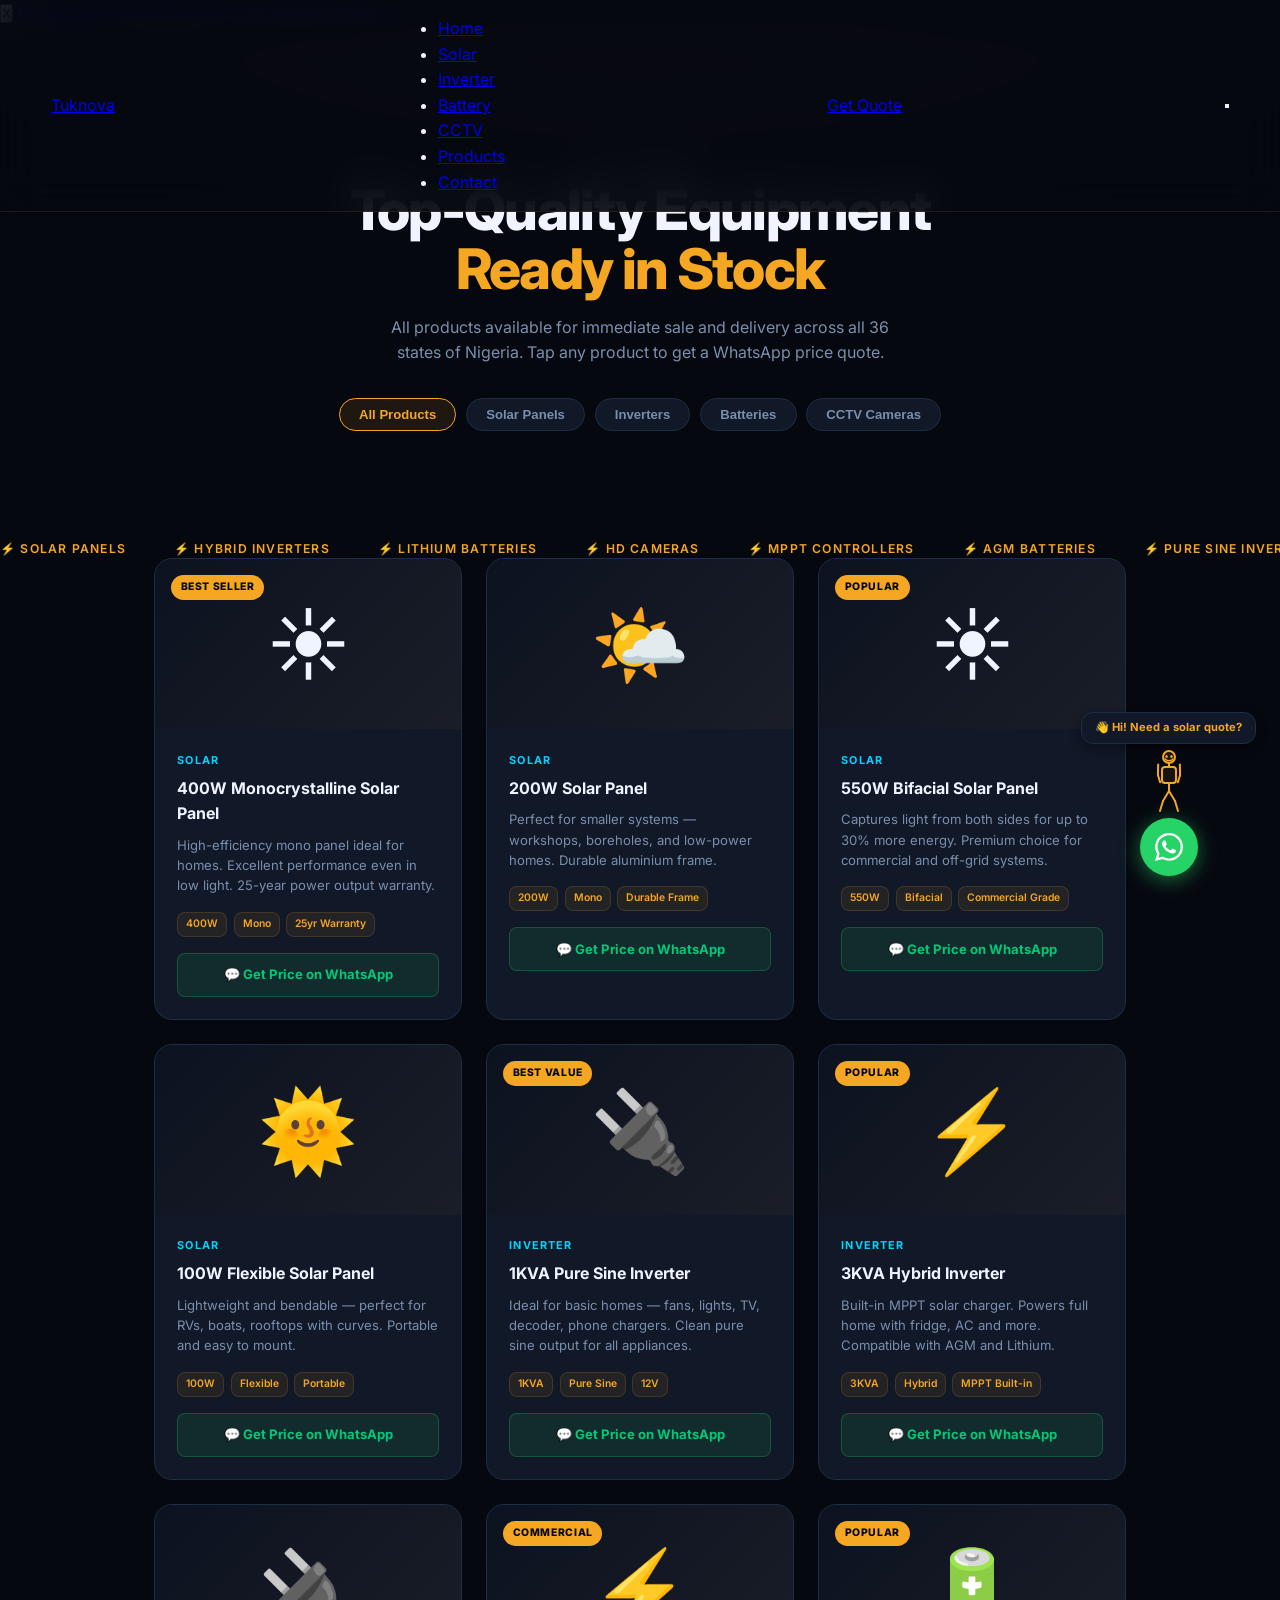
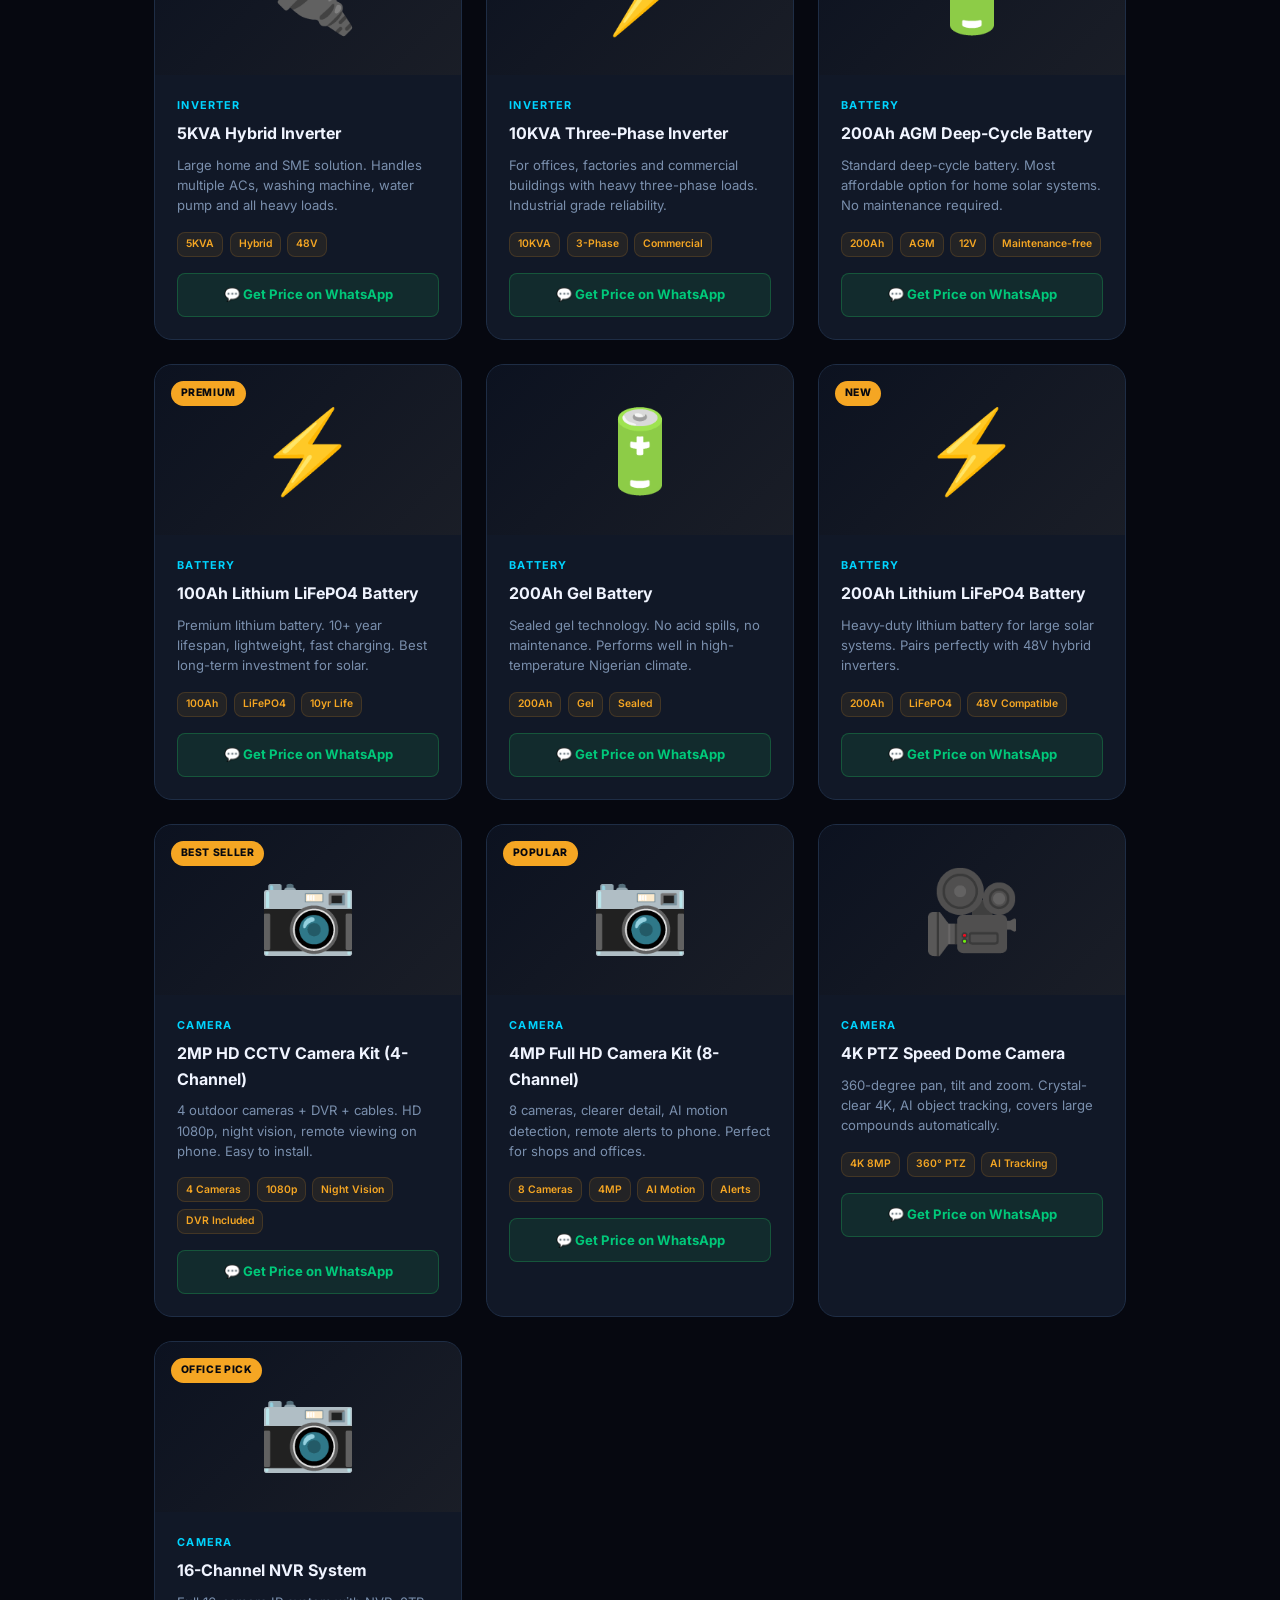
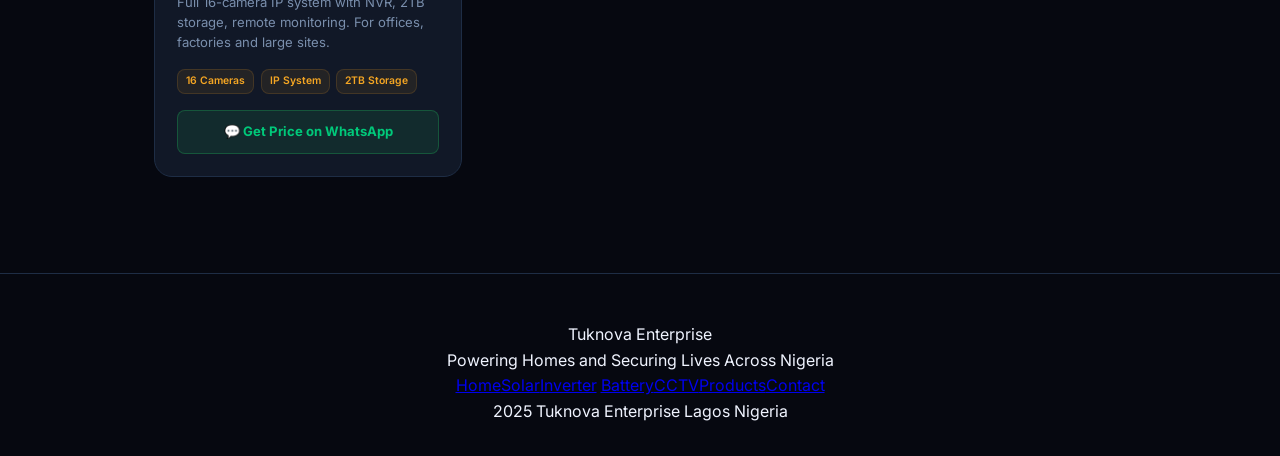
<file: products.html>
<!DOCTYPE html>
<html lang="en">
<head>
<meta charset="UTF-8"/><meta name="viewport" content="width=device-width, initial-scale=1.0"/>
<title>Products — Tuknova Enterprise Nigeria</title>
<meta name="description" content="Shop solar panels, inverters, batteries and CCTV cameras. Top brands, competitive prices, nationwide delivery in Nigeria."/>
<link rel="preconnect" href="https://fonts.googleapis.com"/><link rel="preconnect" href="https://fonts.gstatic.com" crossorigin/>
<link href="https://fonts.googleapis.com/css2?family=Syne:wght@400;600;700;800&family=Inter:wght@300;400;500;600&display=swap" rel="stylesheet"/>
<link rel="stylesheet" href="shared.css"/>
<style>
.page-hero{padding:130px 5% 60px;background:radial-gradient(ellipse 80% 50% at 50% 0%,rgba(245,166,35,.1) 0%,transparent 70%);text-align:center}
.hero-title{font-family:var(--font-display);font-size:clamp(2rem,5vw,3.5rem);font-weight:800;line-height:1.05;letter-spacing:-.03em}
.hero-sub{color:var(--muted);font-size:1rem;margin:1rem auto 2rem;max-width:500px}
.filter-bar{display:flex;gap:.6rem;justify-content:center;flex-wrap:wrap;margin-bottom:3rem}
.filter-btn{background:var(--panel);border:1.5px solid var(--border);color:var(--muted);padding:.5rem 1.2rem;border-radius:2rem;font-size:.82rem;font-weight:600;cursor:pointer;transition:all .25s}
.filter-btn:hover{border-color:rgba(245,166,35,.4);color:var(--solar)}
.filter-btn.active{background:rgba(245,166,35,.1);border-color:var(--solar);color:var(--solar)}
main{max-width:1100px;margin:0 auto;padding:0 5% 6rem}
.prod-grid{display:grid;grid-template-columns:repeat(auto-fill,minmax(260px,1fr));gap:1.5rem}
.prod-card{background:var(--panel);border:1px solid var(--border);border-radius:18px;overflow:hidden;transition:transform .3s,box-shadow .3s}
.prod-card:hover{transform:translateY(-5px);box-shadow:0 20px 50px rgba(0,0,0,.4)}
.prod-img{height:170px;display:flex;align-items:center;justify-content:center;font-size:5rem;background:linear-gradient(135deg,var(--deep),rgba(245,166,35,.04));position:relative}
.prod-badge{position:absolute;top:1rem;left:1rem;background:var(--solar);color:var(--void);font-size:.65rem;font-weight:800;padding:.25rem .6rem;border-radius:.8rem;letter-spacing:.06em}
.prod-body{padding:1.4rem}
.prod-cat{font-size:.68rem;color:var(--arc);font-weight:700;letter-spacing:.1em;text-transform:uppercase;margin-bottom:.4rem}
.prod-name{font-family:var(--font-display);font-size:1rem;font-weight:700;margin-bottom:.5rem}
.prod-desc{color:var(--muted);font-size:.82rem;line-height:1.55;margin-bottom:1rem}
.prod-specs{display:flex;gap:.4rem;flex-wrap:wrap;margin-bottom:1rem}
.spec-tag{background:rgba(245,166,35,.08);border:1px solid rgba(245,166,35,.15);color:var(--solar);font-size:.65rem;font-weight:600;padding:.2rem .5rem;border-radius:.5rem}
.prod-cta{display:block;text-align:center;background:rgba(37,211,102,.1);border:1px solid rgba(37,211,102,.25);color:var(--green);padding:.65rem 1rem;border-radius:8px;font-size:.82rem;font-weight:700;text-decoration:none;cursor:pointer;transition:background .2s}
.prod-cta:hover{background:rgba(37,211,102,.2)}
.section-break{text-align:center;padding:2rem 0 1rem;font-family:var(--font-display);font-size:1.3rem;font-weight:800;color:var(--solar)}
</style>
</head>
<body>
<nav class="t-nav" id="navbar">
  <a class="t-logo" href="index.html">Tuk<span>nova</span></a>
  <ul class="t-links">
    <li><a href="index.html">Home</a></li>
    <li><a href="solar.html">Solar</a></li>
    <li><a href="inverter.html">Inverter</a></li>
    <li><a href="battery.html">Battery</a></li>
    <li><a href="camera.html">CCTV</a></li>
    <li><a href="products.html" class="active">Products</a></li>
    <li><a href="contact.html">Contact</a></li>
  </ul>
  <a class="t-cta" href="solar.html">Get Quote</a>
  <button class="t-hamburger" onclick="openMenu()"><span></span><span></span><span></span></button>
</nav>
<div class="t-mobile" id="tMobile">
  <button class="t-close" onclick="closeMenu()">X</button>
  <a href="index.html" onclick="closeMenu()">Home</a><a href="solar.html" onclick="closeMenu()">Solar</a>
  <a href="inverter.html" onclick="closeMenu()">Inverter</a><a href="battery.html" onclick="closeMenu()">Battery</a>
  <a href="camera.html" onclick="closeMenu()">CCTV</a><a href="products.html" onclick="closeMenu()">Products</a>
  <a href="contact.html" onclick="closeMenu()">Contact</a>
</div>

<section class="page-hero">
  <div class="eyebrow">Our Products</div>
  <h1 class="hero-title">Top-Quality Equipment<br/><span style="color:var(--solar)">Ready in Stock</span></h1>
  <p class="hero-sub">All products available for immediate sale and delivery across all 36 states of Nigeria. Tap any product to get a WhatsApp price quote.</p>
  <div class="filter-bar">
    <button class="filter-btn active" onclick="filterProds('all',this)">All Products</button>
    <button class="filter-btn" onclick="filterProds('solar',this)">Solar Panels</button>
    <button class="filter-btn" onclick="filterProds('inverter',this)">Inverters</button>
    <button class="filter-btn" onclick="filterProds('battery',this)">Batteries</button>
    <button class="filter-btn" onclick="filterProds('camera',this)">CCTV Cameras</button>
  </div>
</section>
<div class="ticker-wrap"><div class="ticker-inner"><span>Solar Panels</span><span>Hybrid Inverters</span><span>Lithium Batteries</span><span>HD Cameras</span><span>MPPT Controllers</span><span>AGM Batteries</span><span>Pure Sine Inverters</span><span>4K Cameras</span><span>Nationwide Delivery</span><span>Solar Panels</span><span>Hybrid Inverters</span><span>Lithium Batteries</span><span>HD Cameras</span><span>MPPT Controllers</span><span>AGM Batteries</span><span>Pure Sine Inverters</span><span>4K Cameras</span><span>Nationwide Delivery</span></div></div>
<main>
  <div class="prod-grid" id="prodGrid"></div>
</main>
<footer class="t-footer">
  <div class="t-footer-logo">Tuk<span>nova</span> Enterprise</div>
  <p class="t-footer-tagline">Powering Homes and Securing Lives Across Nigeria</p>
  <div class="t-footer-links">
    <a href="index.html">Home</a><a href="solar.html">Solar</a><a href="inverter.html">Inverter</a>
    <a href="battery.html">Battery</a><a href="camera.html">CCTV</a><a href="products.html">Products</a><a href="contact.html">Contact</a>
  </div>
  <p class="t-footer-copy">2025 Tuknova Enterprise Lagos Nigeria</p>
</footer>
<script>
const products = [
  {cat:'solar',icon:'☀️',badge:'BEST SELLER',name:'400W Monocrystalline Solar Panel',desc:'High-efficiency mono panel ideal for homes. Excellent performance even in low light. 25-year power output warranty.',specs:['400W','Mono','25yr Warranty'],link:'solar.html'},
  {cat:'solar',icon:'🌤️',badge:null,name:'200W Solar Panel',desc:'Perfect for smaller systems — workshops, boreholes, and low-power homes. Durable aluminium frame.',specs:['200W','Mono','Durable Frame'],link:'solar.html'},
  {cat:'solar',icon:'☀️',badge:'POPULAR',name:'550W Bifacial Solar Panel',desc:'Captures light from both sides for up to 30% more energy. Premium choice for commercial and off-grid systems.',specs:['550W','Bifacial','Commercial Grade'],link:'solar.html'},
  {cat:'solar',icon:'🌞',badge:null,name:'100W Flexible Solar Panel',desc:'Lightweight and bendable — perfect for RVs, boats, rooftops with curves. Portable and easy to mount.',specs:['100W','Flexible','Portable'],link:'solar.html'},
  {cat:'inverter',icon:'🔌',badge:'BEST VALUE',name:'1KVA Pure Sine Inverter',desc:'Ideal for basic homes — fans, lights, TV, decoder, phone chargers. Clean pure sine output for all appliances.',specs:['1KVA','Pure Sine','12V'],link:'inverter.html'},
  {cat:'inverter',icon:'⚡',badge:'POPULAR',name:'3KVA Hybrid Inverter',desc:'Built-in MPPT solar charger. Powers full home with fridge, AC and more. Compatible with AGM and Lithium.',specs:['3KVA','Hybrid','MPPT Built-in'],link:'inverter.html'},
  {cat:'inverter',icon:'🔌',badge:null,name:'5KVA Hybrid Inverter',desc:'Large home and SME solution. Handles multiple ACs, washing machine, water pump and all heavy loads.',specs:['5KVA','Hybrid','48V'],link:'inverter.html'},
  {cat:'inverter',icon:'⚡',badge:'COMMERCIAL',name:'10KVA Three-Phase Inverter',desc:'For offices, factories and commercial buildings with heavy three-phase loads. Industrial grade reliability.',specs:['10KVA','3-Phase','Commercial'],link:'inverter.html'},
  {cat:'battery',icon:'🔋',badge:'POPULAR',name:'200Ah AGM Deep-Cycle Battery',desc:'Standard deep-cycle battery. Most affordable option for home solar systems. No maintenance required.',specs:['200Ah','AGM','12V','Maintenance-free'],link:'battery.html'},
  {cat:'battery',icon:'⚡',badge:'PREMIUM',name:'100Ah Lithium LiFePO4 Battery',desc:'Premium lithium battery. 10+ year lifespan, lightweight, fast charging. Best long-term investment for solar.',specs:['100Ah','LiFePO4','10yr Life'],link:'battery.html'},
  {cat:'battery',icon:'🔋',badge:null,name:'200Ah Gel Battery',desc:'Sealed gel technology. No acid spills, no maintenance. Performs well in high-temperature Nigerian climate.',specs:['200Ah','Gel','Sealed'],link:'battery.html'},
  {cat:'battery',icon:'⚡',badge:'NEW',name:'200Ah Lithium LiFePO4 Battery',desc:'Heavy-duty lithium battery for large solar systems. Pairs perfectly with 48V hybrid inverters.',specs:['200Ah','LiFePO4','48V Compatible'],link:'battery.html'},
  {cat:'camera',icon:'📷',badge:'BEST SELLER',name:'2MP HD CCTV Camera Kit (4-Channel)',desc:'4 outdoor cameras + DVR + cables. HD 1080p, night vision, remote viewing on phone. Easy to install.',specs:['4 Cameras','1080p','Night Vision','DVR Included'],link:'camera.html'},
  {cat:'camera',icon:'📷',badge:'POPULAR',name:'4MP Full HD Camera Kit (8-Channel)',desc:'8 cameras, clearer detail, AI motion detection, remote alerts to phone. Perfect for shops and offices.',specs:['8 Cameras','4MP','AI Motion','Alerts'],link:'camera.html'},
  {cat:'camera',icon:'🎥',badge:null,name:'4K PTZ Speed Dome Camera',desc:'360-degree pan, tilt and zoom. Crystal-clear 4K, AI object tracking, covers large compounds automatically.',specs:['4K 8MP','360° PTZ','AI Tracking'],link:'camera.html'},
  {cat:'camera',icon:'📷',badge:'OFFICE PICK',name:'16-Channel NVR System',desc:'Full 16-camera IP system with NVR, 2TB storage, remote monitoring. For offices, factories and large sites.',specs:['16 Cameras','IP System','2TB Storage'],link:'camera.html'},
];

let currentFilter = 'all';
function filterProds(cat, btn) {
  currentFilter = cat;
  document.querySelectorAll('.filter-btn').forEach(b => b.classList.remove('active'));
  btn.classList.add('active');
  renderGrid();
}
function renderGrid() {
  const grid = document.getElementById('prodGrid');
  const filtered = currentFilter === 'all' ? products : products.filter(p => p.cat === currentFilter);
  grid.innerHTML = filtered.map(p => {
    const wa = "I am interested in the "+p.name+". Please send me the current price and availability. Thank you!";
    return '<div class="prod-card reveal">' +
      '<div class="prod-img">' + p.icon +
      (p.badge ? '<span class="prod-badge">'+p.badge+'</span>' : '') + '</div>' +
      '<div class="prod-body">' +
      '<div class="prod-cat">' + p.cat.toUpperCase() + '</div>' +
      '<div class="prod-name">' + p.name + '</div>' +
      '<div class="prod-desc">' + p.desc + '</div>' +
      '<div class="prod-specs">' + p.specs.map(s=>'<span class="spec-tag">'+s+'</span>').join('') + '</div>' +
      '<a class="prod-cta" href="https://wa.me/2349064859498?text='+encodeURIComponent(wa)+'" target="_blank">💬 Get Price on WhatsApp</a>' +
      '</div></div>';
  }).join('');
  document.querySelectorAll('.reveal').forEach(el => revObs.observe(el));
}
renderGrid();
// ═══════════════════════════════════════
// TUKNOVA SHARED JS — included in all pages
// ═══════════════════════════════════════

// Nav mobile
function openMenu() { document.getElementById('tMobile').classList.add('open'); }
function closeMenu() { document.getElementById('tMobile').classList.remove('open'); }

// Set active nav link
(function(){
  const page = location.pathname.split('/').pop() || 'index.html';
  document.querySelectorAll('.t-links a').forEach(a => {
    if(a.getAttribute('href') === page) a.classList.add('active');
  });
})();

</script>
<script src="shared.js"></script>
</body>
</html>
</file>
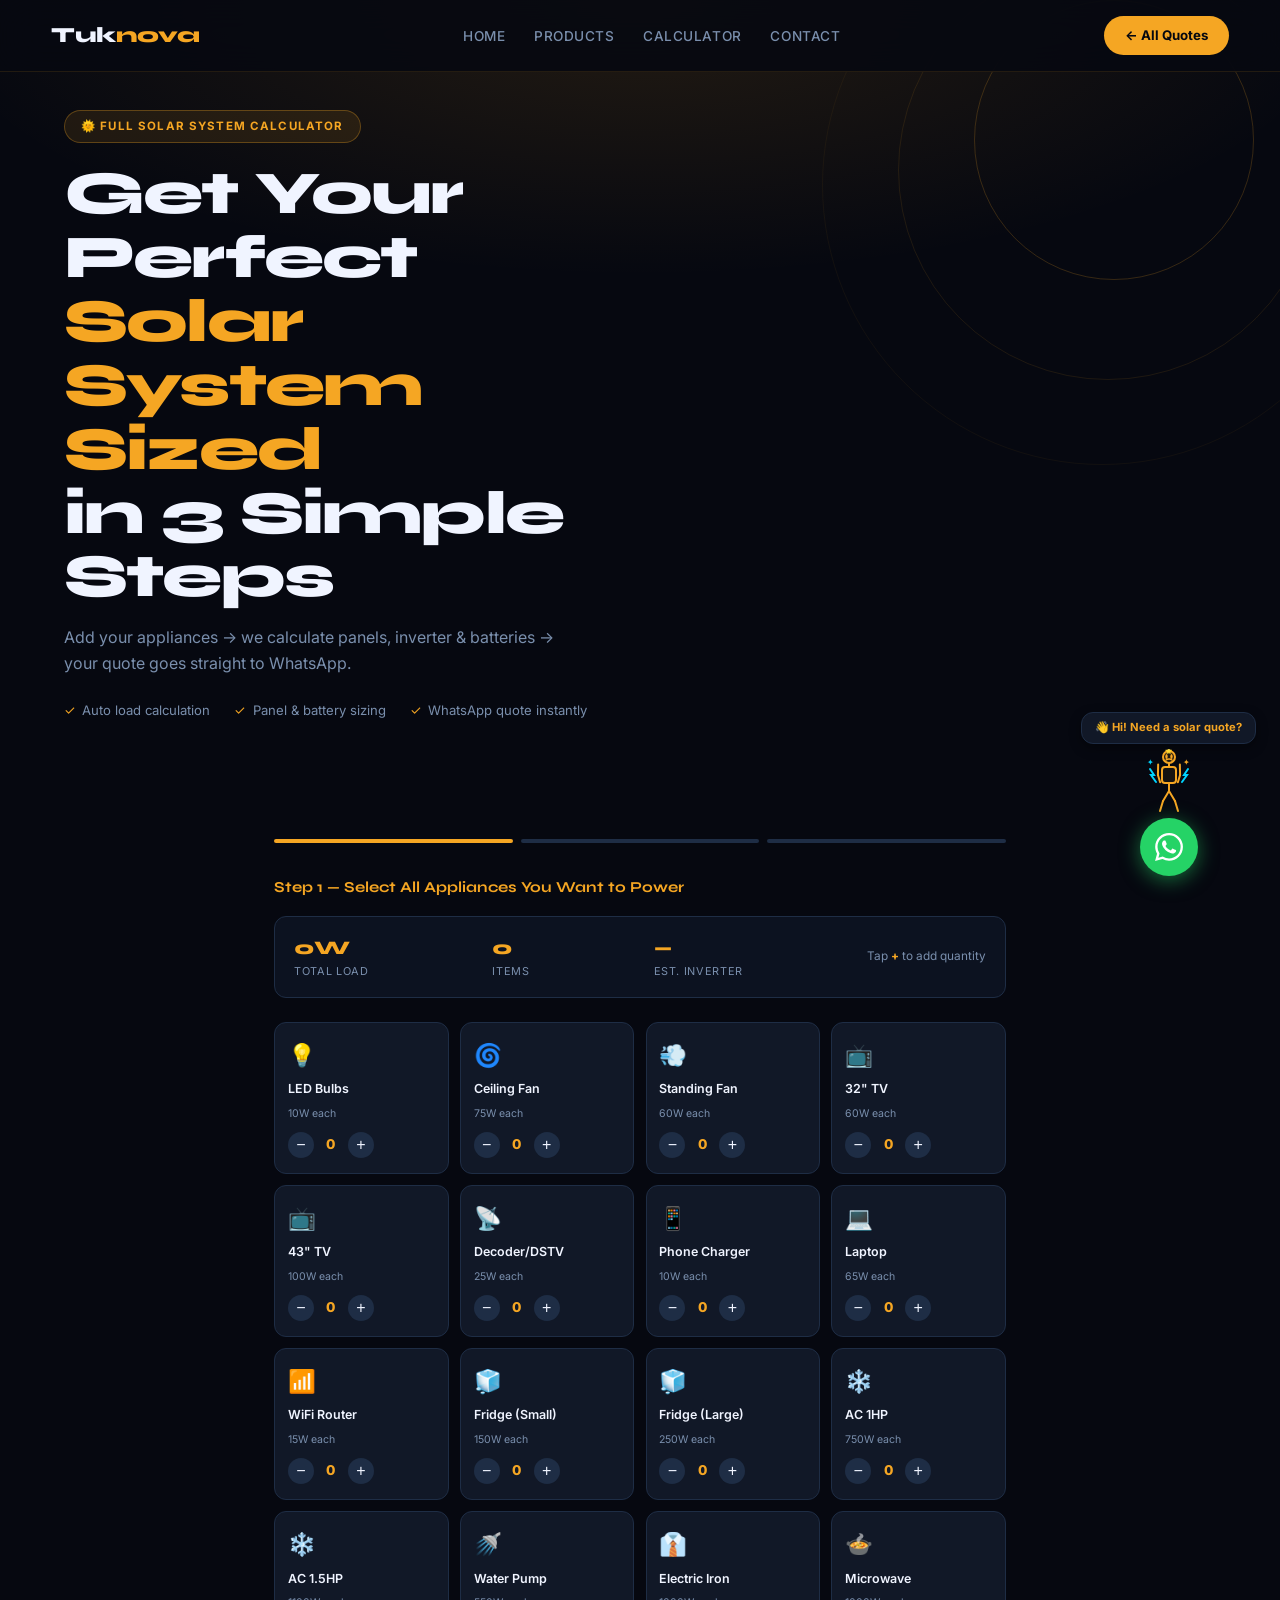
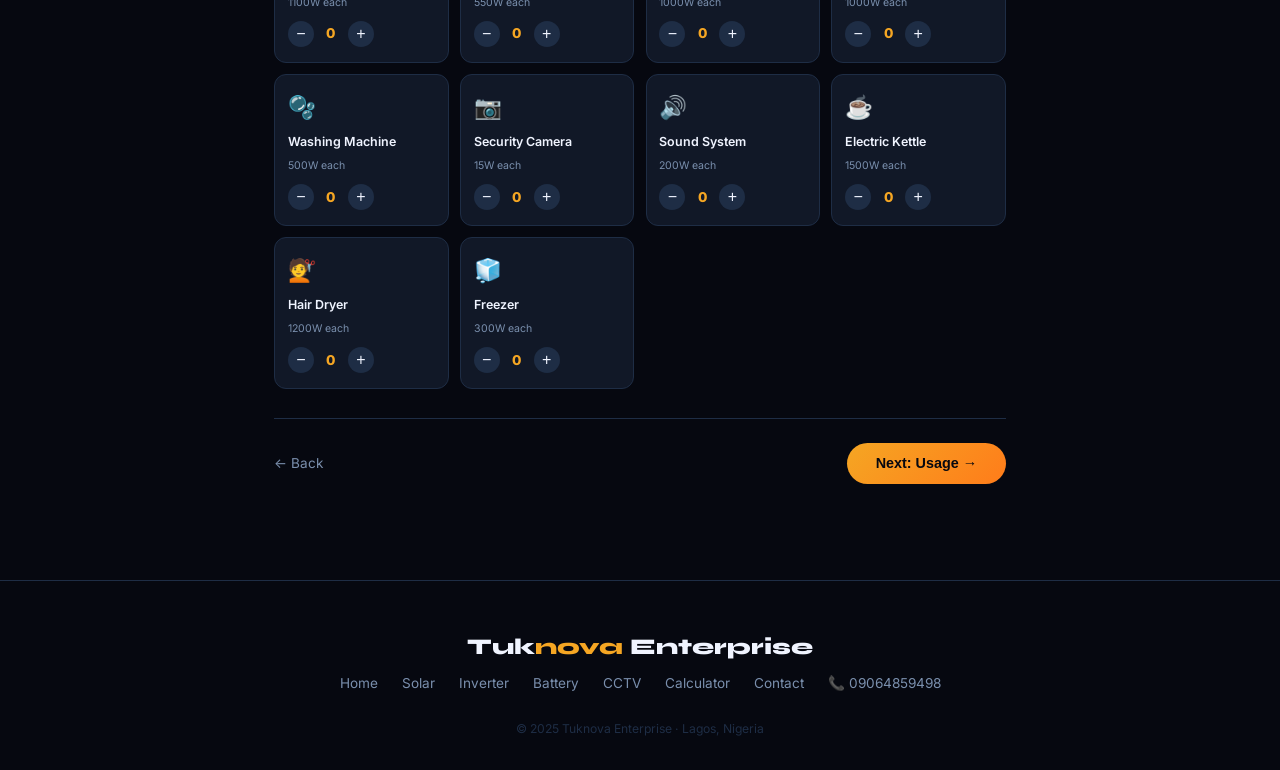
<file: solar.html>
<!DOCTYPE html><html lang="en"><head><meta charset="UTF-8"/><meta name="viewport" content="width=device-width,initial-scale=1.0"/>
<title>Full Solar System Quote — Tuknova Enterprise</title>
<link rel="preconnect" href="https://fonts.googleapis.com"/><link rel="preconnect" href="https://fonts.gstatic.com" crossorigin/>
<link href="https://fonts.googleapis.com/css2?family=Syne:wght@400;600;700;800&family=Inter:wght@300;400;500;600&display=swap" rel="stylesheet"/>
<link rel="stylesheet" href="shared.css"/>
<style>
.sun-ring{position:absolute;border-radius:50%;border:1px solid;animation:pulse 4s ease-in-out infinite}
.sun-ring:nth-child(1){width:280px;height:280px;top:0;right:2%;border-color:rgba(245,166,35,.2)}
.sun-ring:nth-child(2){width:420px;height:420px;top:-5%;right:-3%;border-color:rgba(245,166,35,.1);animation-delay:1s}
.sun-ring:nth-child(3){width:560px;height:560px;top:-12%;right:-8%;border-color:rgba(245,166,35,.05);animation-delay:2s}
.app-grid{display:grid;grid-template-columns:repeat(auto-fill,minmax(155px,1fr));gap:.7rem;margin-bottom:1.5rem}
.app-item{background:var(--panel);border:1.5px solid var(--border);border-radius:12px;padding:.9rem .8rem;display:flex;flex-direction:column;gap:.4rem;transition:all .2s}
.app-item.active{border-color:var(--solar);background:rgba(245,166,35,.06)}
.app-icon{font-size:1.4rem}.app-name{font-size:.78rem;font-weight:600}.app-watt{font-size:.66rem;color:var(--muted)}
.app-ctrl{display:flex;align-items:center;gap:.5rem;margin-top:.2rem}
.qb{width:26px;height:26px;border-radius:50%;background:var(--border);color:var(--white);border:none;cursor:pointer;font-size:1rem;display:flex;align-items:center;justify-content:center;transition:all .2s}
.qb:hover{background:var(--solar);color:var(--void)}
.qv{font-size:.85rem;font-weight:800;min-width:18px;text-align:center;color:var(--solar)}
.load-bar{background:var(--deep);border:1px solid var(--border);border-radius:12px;padding:1rem 1.2rem;display:flex;align-items:center;justify-content:space-between;flex-wrap:wrap;gap:.8rem;margin-bottom:1.5rem}
.lv{font-family:var(--font-d);font-size:1.2rem;font-weight:800;color:var(--solar)}
.ll{font-size:.68rem;color:var(--muted);text-transform:uppercase;letter-spacing:.06em}
.step-panel{display:none}.step-panel.active{display:block;animation:fadeUp .4s ease}
.prog{display:flex;gap:.5rem;margin-bottom:2rem}
.pdot{flex:1;height:4px;border-radius:2px;background:var(--border);transition:background .4s}
.pdot.active{background:var(--solar)}.pdot.done{background:var(--green)}
.slabel{font-family:var(--font-d);font-size:.95rem;font-weight:700;color:var(--solar);margin-bottom:1rem}
.step-nav{display:flex;justify-content:space-between;align-items:center;margin-top:1.8rem;padding-top:1.5rem;border-top:1px solid var(--border)}
.btn-next,.btn-go{background:linear-gradient(135deg,var(--solar),var(--solar-hot));color:var(--void);padding:.8rem 1.8rem;border-radius:2rem;font-weight:700;font-size:.9rem;border:none;cursor:pointer;transition:all .2s}
.btn-next:hover,.btn-go:hover{transform:scale(1.04);box-shadow:0 0 24px rgba(245,166,35,.4)}
.btn-prev{background:var(--border);color:var(--white);padding:.8rem 1.8rem;border-radius:2rem;font-weight:600;font-size:.9rem;border:none;cursor:pointer}
.wa-box{background:linear-gradient(135deg,rgba(37,211,102,.12),rgba(37,211,102,.04));border:1px solid rgba(37,211,102,.3);border-radius:16px;padding:2rem;text-align:center;margin:1.5rem 0}
.other-grid{display:grid;grid-template-columns:repeat(auto-fit,minmax(155px,1fr));gap:.8rem;margin-top:1rem}
.oc{background:var(--panel);border:1px solid var(--border);border-radius:12px;padding:1rem;text-align:center;text-decoration:none;color:var(--white);transition:all .25s;display:block}
.oc:hover{border-color:rgba(245,166,35,.4);transform:translateY(-2px)}
@media(max-width:700px){.f-row{grid-template-columns:1fr}}
</style></head><body>
<nav class="t-nav" id="tNav">
  <a class="nav-logo" href="index.html">Tuk<span>nova</span></a>
  <ul class="nav-links"><li><a href="index.html">Home</a></li><li><a href="products.html">Products</a></li><li><a href="calculator.html">Calculator</a></li><li><a href="contact.html">Contact</a></li></ul>
  <a class="nav-cta" href="index.html#get-quote">← All Quotes</a>
  <button class="hamburger" onclick="openMenu()"><span></span><span></span><span></span></button>
</nav>
<div class="mob-menu" id="mobMenu"><button class="mob-close" onclick="closeMenu()">✕</button>
  <a href="index.html">Home</a><a href="products.html">Products</a><a href="calculator.html">Calculator</a><a href="contact.html">Contact</a></div>

<section class="page-hero" style="background:radial-gradient(ellipse 80% 50% at 50% 0%,rgba(245,166,35,.12) 0%,transparent 70%)">
  <div style="position:absolute;inset:0;overflow:hidden;pointer-events:none"><div class="sun-ring"></div><div class="sun-ring"></div><div class="sun-ring"></div></div>
  <div style="position:relative;z-index:1;max-width:600px">
    <div class="page-badge" style="background:rgba(245,166,35,.1);border:1px solid rgba(245,166,35,.3);color:var(--solar)">🌞 Full Solar System Calculator</div>
    <h1 class="page-title">Get Your Perfect<br/><span style="color:var(--solar)">Solar System Sized</span><br/>in 3 Simple Steps</h1>
    <p class="page-sub">Add your appliances → we calculate panels, inverter & batteries → your quote goes straight to WhatsApp.</p>
    <div style="display:flex;gap:1.5rem;flex-wrap:wrap;animation:fadeUp .9s .3s ease both">
      <span style="display:flex;align-items:center;gap:.4rem;font-size:.82rem;color:var(--muted)"><span style="color:var(--solar)">✓</span> Auto load calculation</span>
      <span style="display:flex;align-items:center;gap:.4rem;font-size:.82rem;color:var(--muted)"><span style="color:var(--solar)">✓</span> Panel & battery sizing</span>
      <span style="display:flex;align-items:center;gap:.4rem;font-size:.82rem;color:var(--muted)"><span style="color:var(--solar)">✓</span> WhatsApp quote instantly</span>
    </div>
  </div>
</section>

<main style="max-width:860px;margin:0 auto;padding:3rem 5% 6rem">
  <div class="prog"><div class="pdot active" id="d0"></div><div class="pdot" id="d1"></div><div class="pdot" id="d2"></div></div>

  <!-- STEP 1 -->
  <div class="step-panel active" id="sp1">
    <div class="slabel">Step 1 — Select All Appliances You Want to Power</div>
    <div class="load-bar">
      <div><div class="lv" id="lLoad">0W</div><div class="ll">Total Load</div></div>
      <div><div class="lv" id="lItems">0</div><div class="ll">Items</div></div>
      <div><div class="lv" id="lInv">—</div><div class="ll">Est. Inverter</div></div>
      <div style="font-size:.74rem;color:var(--muted)">Tap <b style="color:var(--solar)">+</b> to add quantity</div>
    </div>
    <div class="app-grid" id="appGrid"></div>
    <div class="step-nav"><a href="index.html#get-quote" style="color:var(--muted);font-size:.85rem;text-decoration:none">← Back</a><button class="btn-next" onclick="gs(2)">Next: Usage →</button></div>
  </div>

  <!-- STEP 2 -->
  <div class="step-panel" id="sp2">
    <div class="slabel">Step 2 — Usage & Preferences</div>
    <div class="f-row">
      <div class="f-group"><label class="f-label">Daily backup hours</label><select class="f-select" id="uHours"><option value="4">~4 hours/day</option><option value="8" selected>~8 hours/day</option><option value="12">~12 hours/day</option><option value="24">Full 24hr off-grid</option></select></div>
      <div class="f-group"><label class="f-label">Your Location</label><select class="f-select" id="sunH"><option value="4.5">Northern Nigeria (Kano, Sokoto, Maiduguri)</option><option value="5" selected>Lagos / South-West</option><option value="5">Abuja / North-Central</option><option value="4">South-East / South-South</option></select></div>
    </div>
    <div class="f-row">
      <div class="f-group"><label class="f-label">Battery Type</label><select class="f-select" id="battT"><option value="agm">AGM / Gel — Affordable</option><option value="lithium">Lithium LiFePO4 — Premium</option></select></div>
      <div class="f-group"><label class="f-label">Backup Days</label><select class="f-select" id="autoD"><option value="1" selected>1 day — standard</option><option value="2">2 days — extra</option><option value="3">3 days — heavy off-grid</option></select></div>
    </div>
    <div class="f-group"><label class="f-label">Installation needed?</label><select class="f-select" id="instNeed"><option value="yes">Yes — install everything for me</option><option value="no">No — supply only</option><option value="maybe">Not sure yet</option></select></div>
    <div class="step-nav"><button class="btn-prev" onclick="gs(1)">← Back</button><button class="btn-next" onclick="gs(3)">Next: Your Details →</button></div>
  </div>

  <!-- STEP 3 -->
  <div class="step-panel" id="sp3">
    <div class="slabel">Step 3 — Your Contact Details</div>
    <div style="background:var(--deep);border:1px solid var(--border);border-radius:10px;padding:1.1rem;margin-bottom:1.2rem;font-size:.84rem;color:var(--muted);line-height:1.9" id="sumBox"></div>
    <div class="f-row">
      <div class="f-group"><label class="f-label">Your Full Name</label><input class="f-input" type="text" id="cName" placeholder="e.g. Emeka Johnson"/></div>
      <div class="f-group"><label class="f-label">Phone Number *</label><input class="f-input" type="tel" id="cPhone" placeholder="e.g. 08012345678"/></div>
    </div>
    <div class="f-group"><label class="f-label">Your State / City</label><input class="f-input" type="text" id="cCity" placeholder="e.g. Ikeja, Lagos"/></div>
    <div class="step-nav"><button class="btn-prev" onclick="gs(2)">← Back</button><button class="btn-go" onclick="calcSolar()">⚡ Calculate & Get WhatsApp Quote</button></div>
  </div>

  <!-- RESULT -->
  <div class="step-panel" id="spR">
    <div style="text-align:center;padding:1rem 0 1.5rem;border-bottom:1px solid var(--border);margin-bottom:1.5rem">
      <div style="font-size:2.5rem;margin-bottom:.5rem">✅</div>
      <h2 style="font-family:var(--font-d);font-size:1.4rem;font-weight:800" id="rHead">Your Solar System is Calculated!</h2>
      <p style="color:var(--muted);font-size:.85rem;margin-top:.3rem">Send it to us for your official Naira price quote.</p>
    </div>
    <div class="r-grid" id="rCards"></div>
    <div class="wa-box">
      <div style="font-size:2rem;margin-bottom:.7rem">💬</div>
      <h3 style="font-family:var(--font-d);font-size:1.1rem;font-weight:800;margin-bottom:.5rem">Your Quote is Ready to Send!</h3>
      <p style="color:var(--muted);font-size:.87rem;line-height:1.65;margin-bottom:1.2rem">All your appliances, system specs and contact details are packaged. One tap sends everything to our team — we reply with your <strong style="color:var(--white)">exact Naira price</strong> within minutes.</p>
      <a class="btn-wa" id="waBtn" href="#" target="_blank"><svg width="20" height="20" viewBox="0 0 24 24" fill="white"><path d="M17.472 14.382c-.297-.149-1.758-.867-2.03-.967-.273-.099-.471-.148-.67.15-.197.297-.767.966-.94 1.164-.173.199-.347.223-.644.075-.297-.15-1.255-.463-2.39-1.475-.883-.788-1.48-1.761-1.653-2.059-.173-.297-.018-.458.13-.606.134-.133.298-.347.446-.52.149-.174.198-.298.298-.497.099-.198.05-.371-.025-.52-.075-.149-.669-1.612-.916-2.207-.242-.579-.487-.5-.669-.51-.173-.008-.371-.01-.57-.01-.198 0-.52.074-.792.372-.272.297-1.04 1.016-1.04 2.479 0 1.462 1.065 2.875 1.213 3.074.149.198 2.096 3.2 5.077 4.487.709.306 1.262.489 1.694.625.712.227 1.36.195 1.871.118.571-.085 1.758-.719 2.006-1.413.248-.694.248-1.289.173-1.413-.074-.124-.272-.198-.57-.347m-5.421 7.403h-.004a9.87 9.87 0 01-5.031-1.378l-.361-.214-3.741.982.998-3.648-.235-.374a9.86 9.86 0 01-1.51-5.26c.001-5.45 4.436-9.884 9.888-9.884 2.64 0 5.122 1.03 6.988 2.898a9.825 9.825 0 012.893 6.994c-.003 5.45-4.437 9.884-9.885 9.884m8.413-18.297A11.815 11.815 0 0012.05 0C5.495 0 .16 5.335.157 11.892c0 2.096.547 4.142 1.588 5.945L.057 24l6.305-1.654a11.882 11.882 0 005.683 1.448h.005c6.554 0 11.89-5.335 11.893-11.893a11.821 11.821 0 00-3.48-8.413z"/></svg>Send Quote to WhatsApp & Get Price</a>
      <p style="font-size:.74rem;color:var(--muted);margin-top:.7rem">⚡ Reply in under 5 minutes · Mon–Sat 8AM–6PM</p>
    </div>
    <div style="text-align:center;margin-bottom:2rem"><button onclick="resetAll()" style="background:transparent;border:1px solid var(--border);color:var(--muted);padding:.6rem 1.4rem;border-radius:2rem;font-size:.84rem;cursor:pointer">🔄 Start Over</button></div>
    <div style="border-top:1px solid var(--border);padding-top:2rem"><p style="font-family:var(--font-d);font-size:.9rem;font-weight:700;color:var(--muted);margin-bottom:1rem">Also Need Any of These?</p>
    <div class="other-grid">
      <a href="inverter.html" class="oc"><span style="font-size:1.8rem;display:block;margin-bottom:.4rem">🔌</span><div style="font-family:var(--font-d);font-size:.85rem;font-weight:700">Inverter Only</div><div style="font-size:.7rem;color:var(--muted)">Get inverter quote</div></a>
      <a href="battery.html" class="oc"><span style="font-size:1.8rem;display:block;margin-bottom:.4rem">🔋</span><div style="font-family:var(--font-d);font-size:.85rem;font-weight:700">Battery Only</div><div style="font-size:.7rem;color:var(--muted)">Replace or add</div></a>
      <a href="camera.html" class="oc"><span style="font-size:1.8rem;display:block;margin-bottom:.4rem">📷</span><div style="font-family:var(--font-d);font-size:.85rem;font-weight:700">CCTV Cameras</div><div style="font-size:.7rem;color:var(--muted)">Security systems</div></a>
    </div></div>
  </div>
</main>
<footer class="t-footer"><div class="f-logo">Tuk<span>nova</span> Enterprise</div><div class="f-links"><a href="index.html">Home</a><a href="solar.html">Solar</a><a href="inverter.html">Inverter</a><a href="battery.html">Battery</a><a href="camera.html">CCTV</a><a href="calculator.html">Calculator</a><a href="contact.html">Contact</a><a href="tel:+2349064859498">📞 09064859498</a></div><p class="f-copy">© 2025 Tuknova Enterprise · Lagos, Nigeria</p></footer>
<script src="shared.js"></script>
<script>
const A=[{n:'LED Bulbs',i:'💡',w:10},{n:'Ceiling Fan',i:'🌀',w:75},{n:'Standing Fan',i:'💨',w:60},{n:'32" TV',i:'📺',w:60},{n:'43" TV',i:'📺',w:100},{n:'Decoder/DSTV',i:'📡',w:25},{n:'Phone Charger',i:'📱',w:10},{n:'Laptop',i:'💻',w:65},{n:'WiFi Router',i:'📶',w:15},{n:'Fridge (Small)',i:'🧊',w:150},{n:'Fridge (Large)',i:'🧊',w:250},{n:'AC 1HP',i:'❄️',w:750},{n:'AC 1.5HP',i:'❄️',w:1100},{n:'Water Pump',i:'🚿',w:550},{n:'Electric Iron',i:'👔',w:1000},{n:'Microwave',i:'🍲',w:1000},{n:'Washing Machine',i:'🫧',w:500},{n:'Security Camera',i:'📷',w:15},{n:'Sound System',i:'🔊',w:200},{n:'Electric Kettle',i:'☕',w:1500},{n:'Hair Dryer',i:'💇',w:1200},{n:'Freezer',i:'🧊',w:300}];
const qty=A.map(()=>0);
const g=document.getElementById('appGrid');
A.forEach((a,i)=>{const el=document.createElement('div');el.className='app-item';el.id=`ac${i}`;el.innerHTML=`<div class="app-icon">${a.i}</div><div class="app-name">${a.n}</div><div class="app-watt">${a.w}W each</div><div class="app-ctrl"><button class="qb" onclick="chg(${i},-1)">−</button><span class="qv" id="q${i}">0</span><button class="qb" onclick="chg(${i},1)">+</button></div>`;g.appendChild(el);});
function chg(i,d){qty[i]=Math.max(0,qty[i]+d);document.getElementById(`q${i}`).textContent=qty[i];document.getElementById(`ac${i}`).classList.toggle('active',qty[i]>0);upBar();}
function upBar(){const tw=A.reduce((s,a,i)=>s+a.w*qty[i],0);const items=qty.reduce((s,q)=>s+q,0);const kva=Math.ceil((tw*1.25)/1000*10)/10;const inv=kva<1?1:kva>10?10:Math.ceil(kva*2)/2;document.getElementById('lLoad').textContent=tw?tw+'W':'0W';document.getElementById('lItems').textContent=items;document.getElementById('lInv').textContent=tw?inv+'KVA':'—';}
let cs=1;
function gs(n){if(n===2&&!A.some((_,i)=>qty[i]>0)){alert('Please add at least one appliance first.');return;}if(n===3){buildSum();}document.getElementById(`sp${cs}`).classList.remove('active');document.getElementById(`sp${n}`).classList.add('active');[0,1,2].forEach(s=>{const d=document.getElementById(`d${s}`);d.classList.remove('active','done');if(s+1<n)d.classList.add('done');else if(s+1===n)d.classList.add('active');});cs=n;window.scrollTo({top:0,behavior:'smooth'});}
function buildSum(){const sel=A.filter((_,i)=>qty[i]>0).map((a,_,__,i2=A.indexOf(a))=>`${qty[i2]}× ${a.i} ${a.n} (${a.w*qty[i2]}W)`);const tw=A.reduce((s,a,i)=>s+a.w*qty[i],0);document.getElementById('sumBox').innerHTML=`<strong style="color:var(--white)">Appliances:</strong> ${sel.join(' · ')}<br/><strong style="color:var(--white)">Total Load:</strong> ${tw}W | <strong style="color:var(--white)">Backup:</strong> ${document.getElementById('uHours').value}h/day | <strong style="color:var(--white)">Battery:</strong> ${document.getElementById('battT').value==='lithium'?'Lithium':'AGM'}`;}
function calcSolar(){
  if(!document.getElementById('cPhone').value.trim()){alert('Please enter your phone number.');return;}
  const sel=A.map((a,i)=>({...a,qty:qty[i]})).filter(a=>a.qty>0);
  if(!sel.length){alert('No appliances selected.');return;}
  const tw=sel.reduce((s,a)=>s+a.w*a.qty,0);
  const hrs=parseInt(document.getElementById('uHours').value);
  const sunH=parseFloat(document.getElementById('sunH').value)||5;
  const bT=document.getElementById('battT').value;
  const aD=parseInt(document.getElementById('autoD').value);
  const inst=document.getElementById('instNeed').value;
  const name=document.getElementById('cName').value.trim();
  const phone=document.getElementById('cPhone').value.trim();
  const city=document.getElementById('cCity').value.trim();
  const loss=1.25,eff=.9;const daily=tw*hrs;
  const kva=Math.ceil((tw*loss)/1000*10)/10;const inv=kva<1?1:kva>10?10:Math.ceil(kva*2)/2;
  const panels=Math.ceil((daily*loss/eff)/(400*sunH));
  const bV=inv>=3?48:24;const batts=Math.ceil((daily*aD*loss)/(bV*.8*200));
  const bLabel=bT==='lithium'?'Lithium LiFePO4':'AGM Deep-Cycle';
  [0,1,2].forEach(i=>{const d=document.getElementById(`d${i}`);d.classList.remove('active');d.classList.add('done');});
  document.getElementById(`sp${cs}`).classList.remove('active');
  document.getElementById('spR').classList.add('active');cs='R';
  document.getElementById('rHead').textContent=name?`${name}, Your System is Ready! ✅`:'Your Solar System is Calculated! ✅';
  document.getElementById('rCards').innerHTML=`<div class="r-card"><span class="r-icon">☀️</span><div class="r-val">${panels}</div><div class="r-unit">× 400W Panels</div><div class="r-label">Solar Panels</div></div><div class="r-card"><span class="r-icon">🔌</span><div class="r-val">${inv}KVA</div><div class="r-unit">Pure Sine/Hybrid</div><div class="r-label">Inverter</div></div><div class="r-card"><span class="r-icon">🔋</span><div class="r-val">${batts}</div><div class="r-unit">× 200Ah ${bT==='lithium'?'Li':'AGM'}</div><div class="r-label">Batteries</div></div><div class="r-card"><span class="r-icon">⚡</span><div class="r-val">${tw}W</div><div class="r-unit">System Load</div><div class="r-label">Total Load</div></div><div class="r-card"><span class="r-icon">🕐</span><div class="r-val">${hrs}h</div><div class="r-unit">Backup/day</div><div class="r-label">Duration</div></div><div class="r-card"><span class="r-icon">📅</span><div class="r-val">${aD}d</div><div class="r-unit">Autonomy</div><div class="r-label">Days Without Sun</div></div>`;
  const locT=document.getElementById('sunH').options[document.getElementById('sunH').selectedIndex].text;
  const appLines=sel.map(a=>`   • ${a.qty}× ${a.n} (${a.w}W × ${a.qty} = ${a.w*a.qty}W)`).join('\n');
  const instL=inst==='yes'?'Yes — install for me':inst==='no'?'No — supply only':'Not sure yet';
  const msg=`🌞 *FULL SOLAR SYSTEM QUOTE — TUKNOVA WEBSITE*\n━━━━━━━━━━━━━━━━━━━━━━\n👤 *Customer*\nName: ${name||'Not provided'}\nPhone: ${phone}\nLocation: ${city||'Not provided'}\n\n━━━━━━━━━━━━━━━━━━━━━━\n🏠 *Appliances*\n${appLines}\n⚡ *Total Load: ${tw}W*\n\n━━━━━━━━━━━━━━━━━━━━━━\n📋 *Calculated System*\n☀️ Panels: ${panels} × 400W Monocrystalline\n🔌 Inverter: ${inv}KVA\n🔋 Batteries: ${batts} × 200Ah ${bLabel}\n🕐 Backup: ${hrs}h/day\n📅 Autonomy: ${aD} day(s)\n📍 Zone: ${locT}\n🔧 Installation: ${instL}\n\n━━━━━━━━━━━━━━━━━━━━━━\nPlease send me the *official Naira price quote*. Thank you! 🙏`;
  document.getElementById('waBtn').href=`https://wa.me/2349064859498?text=${encodeURIComponent(msg)}`;
  window.scrollTo({top:0,behavior:'smooth'});
}
function resetAll(){qty.fill(0);A.forEach((_,i)=>{document.getElementById(`q${i}`).textContent='0';document.getElementById(`ac${i}`).classList.remove('active');});document.getElementById('spR').classList.remove('active');document.getElementById('sp1').classList.add('active');[0,1,2].forEach(i=>{const d=document.getElementById(`d${i}`);d.classList.remove('active','done');if(i===0)d.classList.add('active');});cs=1;upBar();window.scrollTo({top:0,behavior:'smooth'});}
</script></body></html>
</file>
<file: shared.css>
/* ═══════════════════════════════════════════════
   TUKNOVA ENTERPRISE — SHARED CSS
   Used by: index, solar, inverter, battery,
            camera, products, calculator, contact
════════════════════════════════════════════════ */
*,*::before,*::after{box-sizing:border-box;margin:0;padding:0}
:root{
  --void:#060810;--deep:#0c1220;--panel:#111827;--border:#1e2d45;
  --solar:#f5a623;--solar-hot:#ff7c1a;--arc:#00d4ff;
  --white:#f0f4ff;--muted:#7a8fad;--green:#00c97a;
  --font-d:'Syne',sans-serif;--font-b:'Inter',sans-serif;
}
html{scroll-behavior:smooth}
body{background:var(--void);color:var(--white);font-family:var(--font-b);font-size:16px;line-height:1.6;overflow-x:hidden}
::-webkit-scrollbar{width:4px}
::-webkit-scrollbar-track{background:var(--void)}
::-webkit-scrollbar-thumb{background:linear-gradient(var(--solar),var(--solar-hot));border-radius:2px}

/* ── ANIMATIONS ── */
@keyframes fadeUp{from{opacity:0;transform:translateY(28px)}to{opacity:1;transform:none}}
@keyframes pulse{0%,100%{transform:scale(1);opacity:1}50%{transform:scale(1.05);opacity:.6}}
@keyframes spin{from{transform:rotate(0deg)}to{transform:rotate(360deg)}}
@keyframes ticker{from{transform:translateX(0)}to{transform:translateX(-50%)}}
@keyframes wa-bob{0%,100%{transform:translateY(0) scale(1)}50%{transform:translateY(-8px) scale(1.05)}}
@keyframes glow-pulse{0%,100%{box-shadow:0 4px 20px rgba(37,211,102,.5)}50%{box-shadow:0 4px 40px rgba(37,211,102,.9),0 0 60px rgba(37,211,102,.3)}}

/* ── SKELETON DANCE ANIMATIONS ── */
@keyframes skele-bob{0%,100%{transform:translateY(0) rotate(0deg)}25%{transform:translateY(-8px) rotate(-5deg)}75%{transform:translateY(-4px) rotate(5deg)}}
@keyframes skele-shock{0%,100%{transform:scale(1) rotate(0deg)}10%{transform:scale(1.15) rotate(-10deg)}20%{transform:scale(.9) rotate(10deg)}30%{transform:scale(1.1) rotate(-8deg)}40%{transform:scale(.95) rotate(6deg)}50%{transform:scale(1) rotate(0deg)}60%{transform:translateX(-4px)}70%{transform:translateX(4px)}80%{transform:translateX(-2px)}90%{transform:translateX(2px)}}
@keyframes skele-dance{0%{transform:rotate(0deg) scale(1)}15%{transform:rotate(-15deg) scale(1.05) translateY(-5px)}30%{transform:rotate(15deg) scale(.95) translateY(-10px)}45%{transform:rotate(-10deg) scale(1.08) translateY(-5px)}60%{transform:rotate(10deg) scale(.97) translateY(0)}75%{transform:rotate(-5deg) scale(1.03) translateY(-3px)}100%{transform:rotate(0deg) scale(1)}}
@keyframes bolt-flash{0%,100%{opacity:0;transform:scale(.8)}50%{opacity:1;transform:scale(1.2)}}
@keyframes lightning{0%,90%,100%{opacity:0}5%,15%{opacity:1}10%{opacity:.5}}
@keyframes eyes-wide{0%,90%,100%{transform:scaleY(1)}5%{transform:scaleY(2.5)}}
@keyframes float-up{0%{opacity:1;transform:translateY(0)}100%{opacity:0;transform:translateY(-40px)}}

/* ── NAV ── */
.t-nav{position:fixed;top:0;left:0;right:0;z-index:1000;display:flex;align-items:center;justify-content:space-between;padding:1rem 4%;background:rgba(6,8,16,.88);backdrop-filter:blur(20px);border-bottom:1px solid rgba(245,166,35,.12);transition:background .3s}
.t-nav.scrolled{background:rgba(6,8,16,.98)}
.nav-logo{font-family:var(--font-d);font-size:1.35rem;font-weight:800;color:var(--white);text-decoration:none;letter-spacing:-.02em}
.nav-logo span{color:var(--solar)}
.nav-links{display:flex;gap:1.8rem;list-style:none}
.nav-links a{color:var(--muted);text-decoration:none;font-size:.85rem;font-weight:500;letter-spacing:.04em;text-transform:uppercase;transition:color .2s}
.nav-links a:hover,.nav-links a.active{color:var(--solar)}
.nav-cta{background:var(--solar);color:var(--void);border:none;padding:.55rem 1.3rem;border-radius:2rem;font-family:var(--font-b);font-weight:700;font-size:.83rem;cursor:pointer;text-decoration:none;transition:background .2s,transform .2s;white-space:nowrap}
.nav-cta:hover{background:var(--solar-hot);transform:scale(1.04)}
.hamburger{display:none;flex-direction:column;gap:5px;cursor:pointer;background:none;border:none;padding:4px}
.hamburger span{display:block;width:24px;height:2px;background:var(--white);border-radius:2px;transition:all .3s}
.mob-menu{display:none;position:fixed;inset:0;z-index:999;background:rgba(6,8,16,.98);backdrop-filter:blur(20px);flex-direction:column;align-items:center;justify-content:center;gap:2rem}
.mob-menu.open{display:flex}
.mob-menu a{color:var(--white);text-decoration:none;font-family:var(--font-d);font-size:1.6rem;font-weight:700;transition:color .2s}
.mob-menu a:hover{color:var(--solar)}
.mob-close{position:absolute;top:1.5rem;right:1.5rem;background:none;border:none;color:var(--white);font-size:2rem;cursor:pointer}

/* ── TICKER ── */
.ticker{background:rgba(245,166,35,.08);border-top:1px solid rgba(245,166,35,.15);border-bottom:1px solid rgba(245,166,35,.15);overflow:hidden;padding:.6rem 0}
.ticker-inner{display:flex;gap:3rem;animation:ticker 25s linear infinite;white-space:nowrap}
.ticker-inner span{font-size:.76rem;color:var(--solar);font-weight:600;letter-spacing:.1em;text-transform:uppercase}
.ticker-inner span::before{content:'⚡ '}

/* ── SECTIONS ── */
.t-section{padding:100px 5%}
.s-eye{font-size:.72rem;font-weight:700;letter-spacing:.22em;text-transform:uppercase;color:var(--solar);margin-bottom:.8rem;display:block}
.s-title{font-family:var(--font-d);font-size:clamp(1.8rem,4vw,2.8rem);font-weight:800;line-height:1.1;letter-spacing:-.02em}
.s-sub{color:var(--muted);max-width:520px;margin-top:.8rem;font-size:.97rem}

/* ── CARDS ── */
.card{background:var(--panel);border:1px solid var(--border);border-radius:16px;padding:2rem;transition:border-color .3s,transform .3s,box-shadow .3s;position:relative;overflow:hidden}
.card::before{content:'';position:absolute;top:0;left:0;right:0;height:2px;background:linear-gradient(90deg,var(--solar),var(--solar-hot));transform:scaleX(0);transition:transform .4s;transform-origin:left}
.card:hover{border-color:rgba(245,166,35,.4);transform:translateY(-4px);box-shadow:0 16px 40px rgba(0,0,0,.3)}
.card:hover::before{transform:scaleX(1)}

/* ── BUTTONS ── */
.btn-primary{background:linear-gradient(135deg,var(--solar),var(--solar-hot));color:var(--void);padding:.9rem 2.2rem;border-radius:2.5rem;font-weight:700;font-size:.95rem;border:none;cursor:pointer;text-decoration:none;display:inline-block;box-shadow:0 0 30px rgba(245,166,35,.35);transition:transform .2s,box-shadow .2s}
.btn-primary:hover{transform:translateY(-2px);box-shadow:0 0 45px rgba(245,166,35,.5)}
.btn-ghost{background:transparent;color:var(--white);padding:.9rem 2.2rem;border-radius:2.5rem;font-weight:600;font-size:.95rem;border:1px solid var(--border);cursor:pointer;text-decoration:none;display:inline-block;transition:border-color .2s,color .2s}
.btn-ghost:hover{border-color:var(--solar);color:var(--solar)}
.btn-wa{background:#25D366;color:#fff;padding:.85rem 1.8rem;border-radius:2rem;font-weight:700;font-size:.9rem;border:none;cursor:pointer;text-decoration:none;display:inline-flex;align-items:center;gap:.6rem;transition:transform .2s,box-shadow .2s}
.btn-wa:hover{transform:translateY(-2px);box-shadow:0 8px 24px rgba(37,211,102,.4)}

/* ── FORM FIELDS ── */
.f-group{margin-bottom:1.2rem}
.f-label{display:block;font-size:.78rem;font-weight:700;color:var(--muted);margin-bottom:.4rem;letter-spacing:.06em;text-transform:uppercase}
.f-input,.f-select{width:100%;background:var(--deep);border:1.5px solid var(--border);color:var(--white);border-radius:10px;padding:.75rem 1rem;font-family:var(--font-b);font-size:.92rem;outline:none;transition:border-color .2s,box-shadow .2s;appearance:none}
.f-input:focus,.f-select:focus{border-color:var(--solar);box-shadow:0 0 0 3px rgba(245,166,35,.1)}
.f-row{display:grid;grid-template-columns:1fr 1fr;gap:1rem}
.f-submit{width:100%;background:linear-gradient(135deg,var(--solar),var(--solar-hot));color:var(--void);border:none;padding:1rem;border-radius:10px;font-weight:800;font-size:1rem;cursor:pointer;transition:all .2s;margin-top:.5rem}
.f-submit:hover{transform:scale(1.02);box-shadow:0 0 30px rgba(245,166,35,.4)}

/* ── RESULT ── */
.r-grid{display:grid;grid-template-columns:repeat(auto-fit,minmax(150px,1fr));gap:1rem;margin-bottom:1.5rem}
.r-card{background:var(--deep);border:1px solid var(--border);border-radius:14px;padding:1.3rem;text-align:center}
.r-icon{font-size:1.8rem;display:block;margin-bottom:.4rem}
.r-val{font-family:var(--font-d);font-size:1.4rem;font-weight:800;color:var(--solar)}
.r-unit{font-size:.72rem;color:var(--muted)}
.r-label{font-size:.8rem;font-weight:600;color:var(--white);margin-top:.3rem}

/* ── REVEAL ── */
.reveal{opacity:0;transform:translateY(32px);transition:opacity .7s ease,transform .7s ease}
.reveal.visible{opacity:1;transform:none}

/* ── PAGE HERO ── */
.page-hero{padding:110px 5% 70px;position:relative;overflow:hidden}
.page-hero-bg{position:absolute;inset:0;pointer-events:none}
.page-badge{display:inline-flex;align-items:center;gap:.5rem;font-size:.72rem;font-weight:700;padding:.4rem 1rem;border-radius:2rem;letter-spacing:.1em;text-transform:uppercase;margin-bottom:1.2rem;animation:fadeUp .6s ease both}
.page-title{font-family:var(--font-d);font-size:clamp(2.2rem,5vw,3.8rem);font-weight:800;line-height:1.05;letter-spacing:-.03em;animation:fadeUp .7s .1s ease both}
.page-sub{color:var(--muted);font-size:1rem;margin:1rem 0 1.5rem;max-width:500px;animation:fadeUp .8s .2s ease both}

/* ── FOOTER ── */
.t-footer{background:var(--void);border-top:1px solid var(--border);padding:3rem 5% 2rem;text-align:center}
.f-logo{font-family:var(--font-d);font-size:1.4rem;font-weight:800;color:var(--white);margin-bottom:.5rem}
.f-logo span{color:var(--solar)}
.f-tagline{color:var(--muted);font-size:.85rem;margin-bottom:1.5rem}
.f-links{display:flex;gap:1.5rem;justify-content:center;flex-wrap:wrap;margin-bottom:1.5rem}
.f-links a{color:var(--muted);text-decoration:none;font-size:.85rem;transition:color .2s}
.f-links a:hover{color:var(--solar)}
.f-copy{color:var(--border);font-size:.76rem}

/* ── WA SKELETON FLOAT ── */
#wa-skeleton-wrap{position:fixed;bottom:1.5rem;right:1.5rem;z-index:9999;display:flex;flex-direction:column;align-items:center;gap:.3rem;cursor:pointer}
#wa-skeleton-wrap .skeleton-bubble{background:var(--panel);border:1px solid var(--border);border-radius:12px;padding:.4rem .8rem;font-size:.7rem;color:var(--solar);font-weight:700;white-space:nowrap;opacity:0;transform:translateY(5px);transition:all .3s;pointer-events:none;box-shadow:0 4px 12px rgba(0,0,0,.4)}
#wa-skeleton-wrap:hover .skeleton-bubble{opacity:1;transform:translateY(0)}
.wa-main-btn{width:58px;height:58px;border-radius:50%;background:#25D366;display:flex;align-items:center;justify-content:center;box-shadow:0 4px 20px rgba(37,211,102,.5);text-decoration:none;animation:wa-bob 2.5s ease-in-out infinite,glow-pulse 2.5s ease-in-out infinite;transition:transform .2s;position:relative}
.wa-main-btn:hover{transform:scale(1.15) rotate(-5deg)!important;animation:none}
.skele-container{width:48px;height:64px;position:relative;display:flex;align-items:center;justify-content:center}
.skele-svg{width:48px;height:64px;transition:all .3s}

/* ── SCROLL PROGRESS BAR ── */
#scrollBar{position:fixed;top:0;left:0;height:3px;width:0%;background:linear-gradient(90deg,var(--solar),var(--arc));z-index:1001;transition:width .1s linear;box-shadow:0 0 8px rgba(245,166,35,.6)}

/* ── RESPONSIVE ── */
@media(max-width:900px){.f-row{grid-template-columns:1fr}}
@media(max-width:700px){
  .t-nav .nav-links,.t-nav .nav-cta{display:none}
  .hamburger{display:flex}
  .t-section{padding:70px 5%}
  .page-hero{padding:100px 5% 50px}
}
</file>
